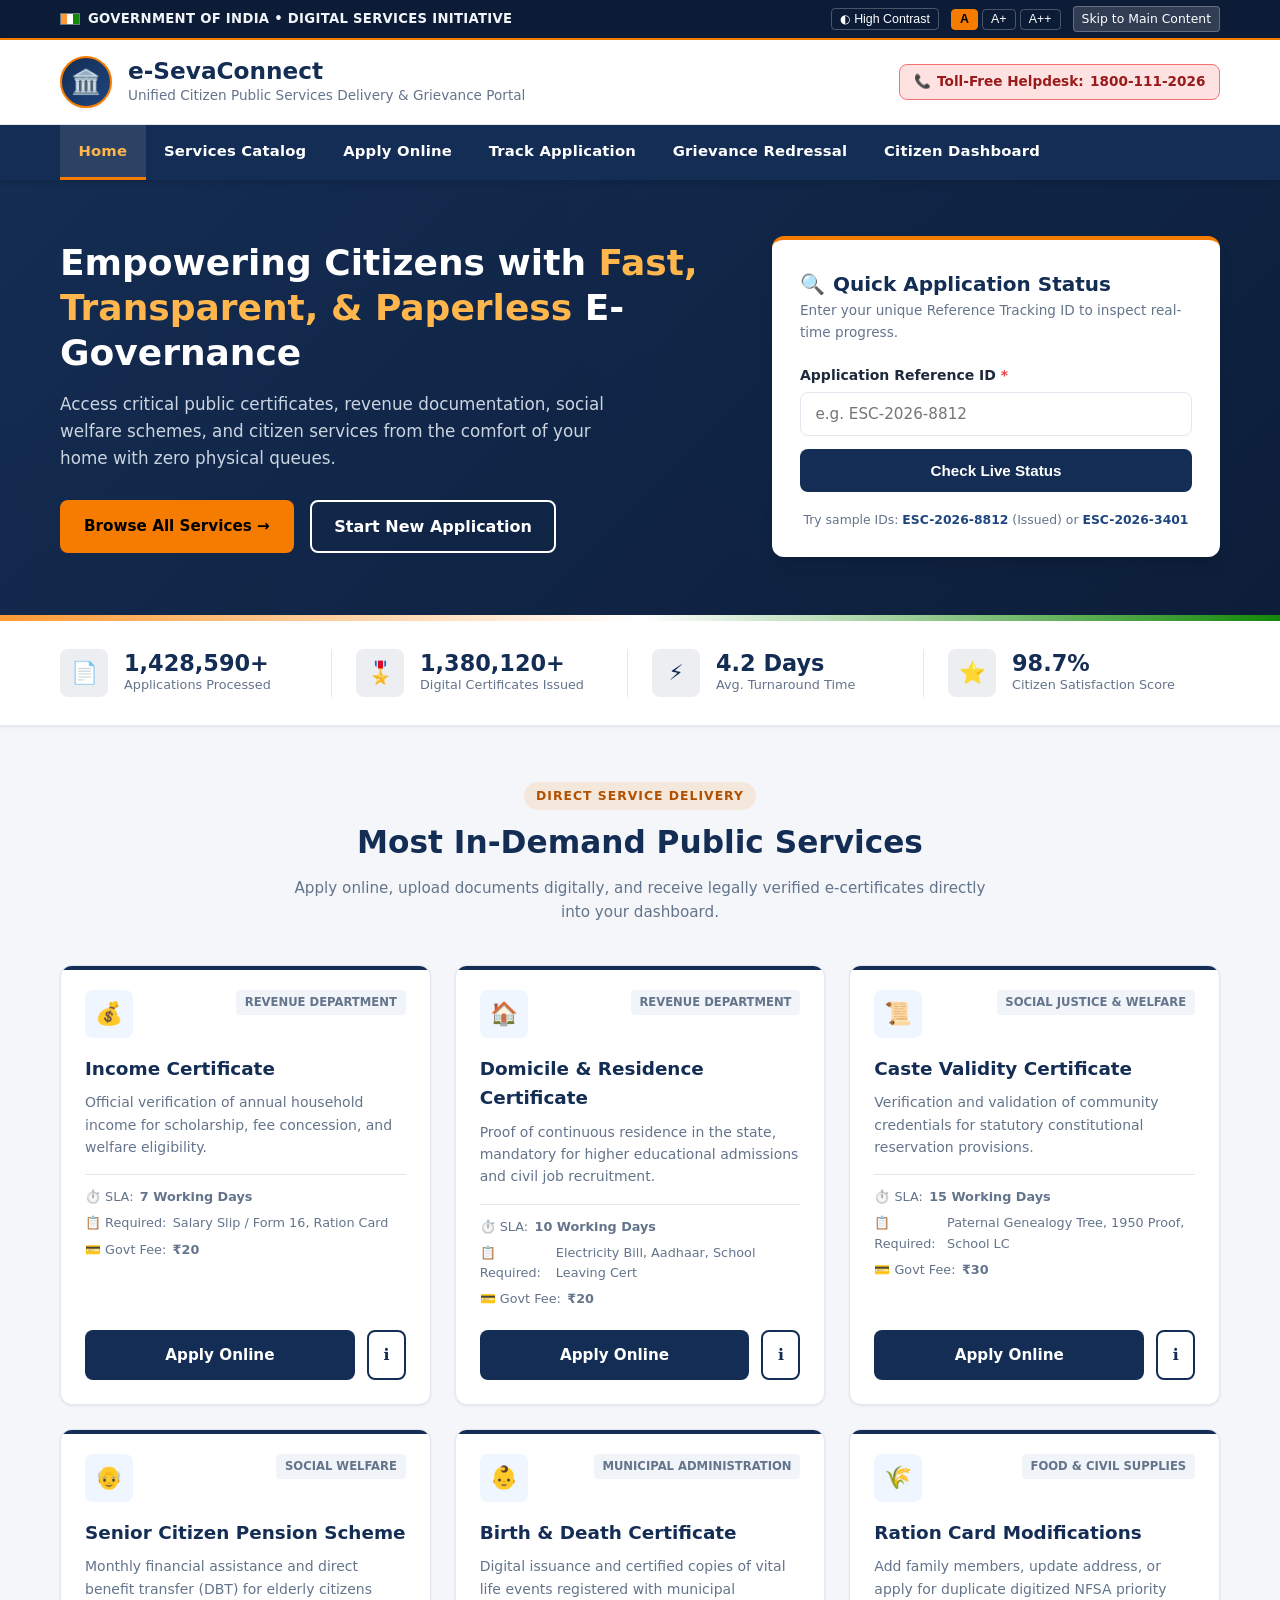
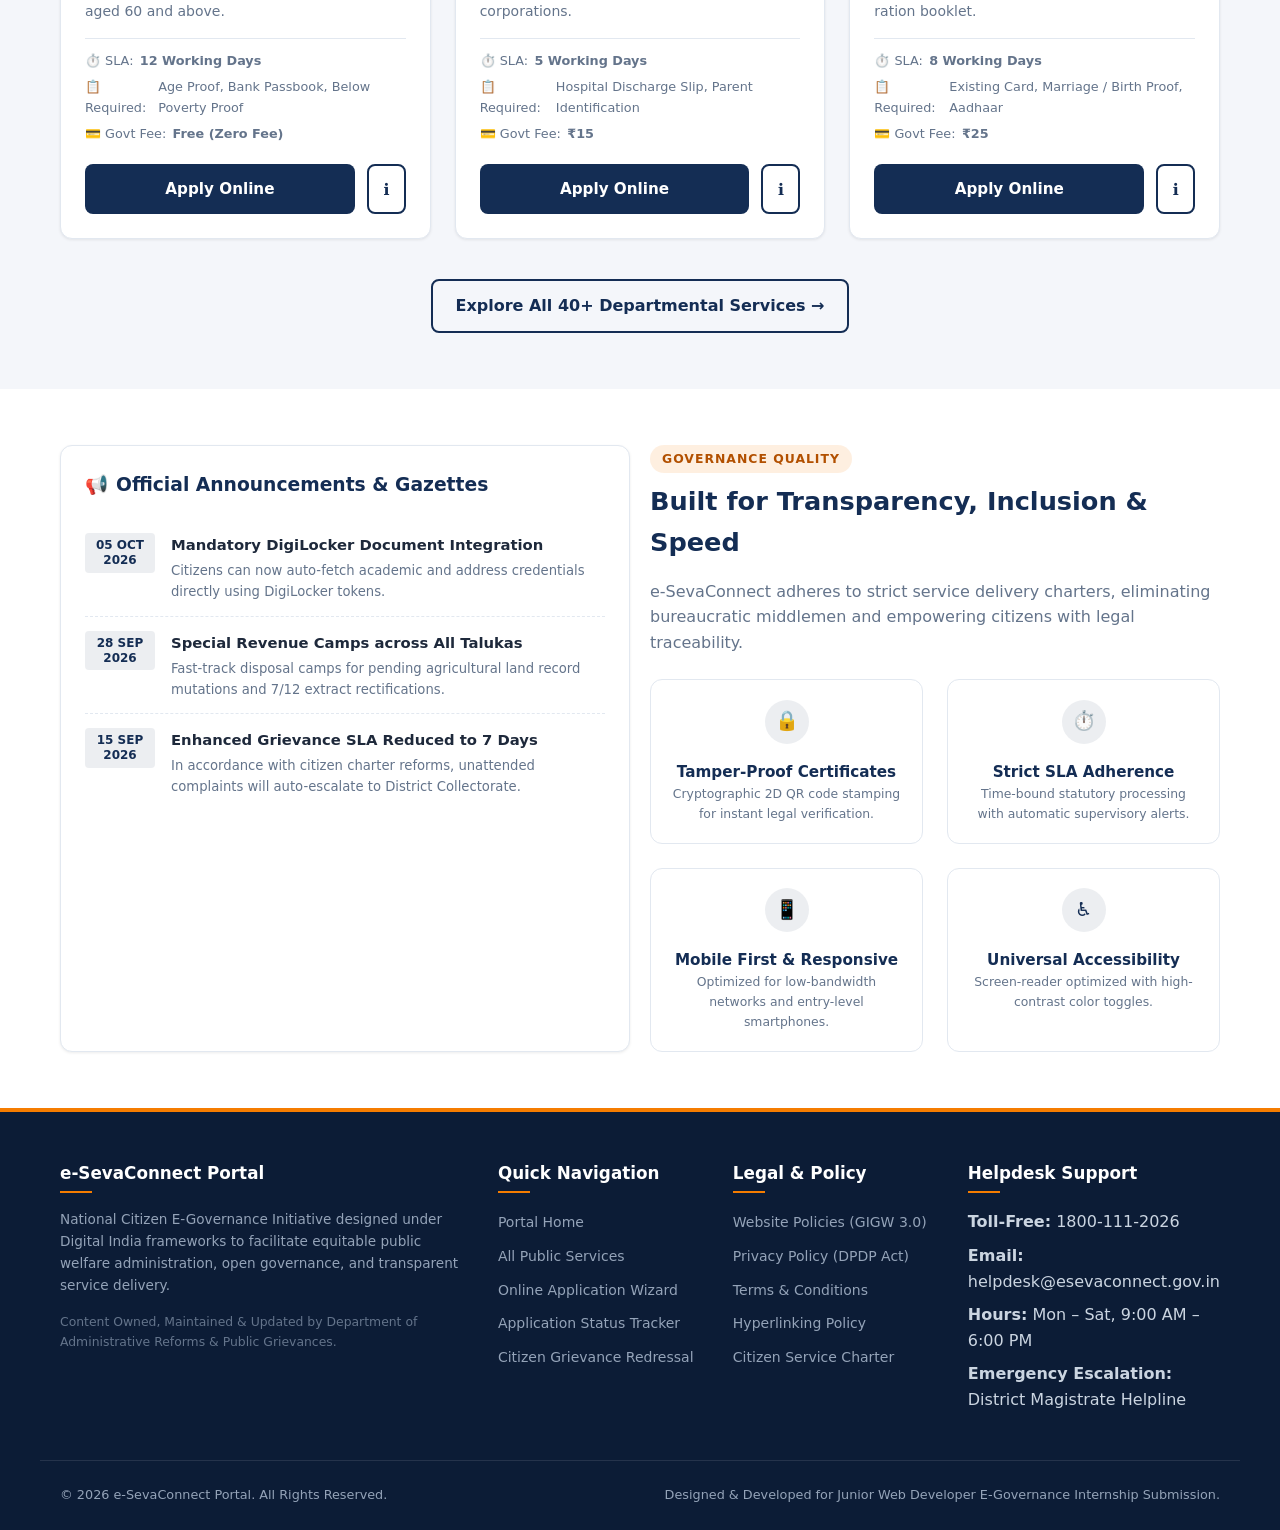
<file: index.html>
<!DOCTYPE html>
<html lang="en">
<head>
  <meta charset="UTF-8">
  <meta name="viewport" content="width=device-width, initial-scale=1.0">
  <title>e-SevaConnect | National Citizen E-Governance & Digital Services Portal</title>
  <meta name="description" content="Unified national e-governance platform for online citizen certificates, welfare scheme applications, transparent real-time status tracking, and public grievance redressal.">
  <link rel="stylesheet" href="css/style.css">
  <link rel="stylesheet" href="css/design-system-v2.css">
</head>
<body>

  <!-- =========================================================================
       1. ACCESSIBILITY & UTILITY TOP BAR (GIGW 3.0 / WCAG 2.1 AA)
       ========================================================================= -->
  <header class="top-util-bar" role="region" aria-label="Accessibility & Preferences">
    <div class="container top-util-inner">
      <div class="util-flag-badge">
        <span class="util-tricolor-strip" aria-hidden="true">
          <span class="tricolor-1"></span>
          <span class="tricolor-2"></span>
          <span class="tricolor-3"></span>
        </span>
        <span>GOVERNMENT OF INDIA &bull; DIGITAL SERVICES INITIATIVE</span>
      </div>
      <div class="util-controls">
        <button id="btn-toggle-contrast" class="util-btn" title="Toggle High Contrast Display" aria-label="Toggle High Contrast">
          <span>◐</span> High Contrast
        </button>
        <div class="font-resizers" role="group" aria-label="Text Size Controls">
          <button id="btn-font-normal" class="util-btn" title="Default Font Size" aria-label="Default font size">A</button>
          <button id="btn-font-large" class="util-btn" title="Large Font Size" aria-label="Large font size">A+</button>
          <button id="btn-font-xlarge" class="util-btn" title="Extra Large Font Size" aria-label="Extra large font size">A++</button>
        </div>
        <a href="#main-content" class="util-btn" style="background: rgba(255,255,255,0.15);">Skip to Main Content</a>
      </div>
    </div>
  </header>

  <!-- =========================================================================
       2. PRIMARY BRANDING & IDENTIFIER
       ========================================================================= -->
  <div class="site-header">
    <div class="container header-brand-row">
      <div class="brand-wrapper">
        <div class="national-emblem" aria-hidden="true">🏛️</div>
        <div class="brand-titles">
          <h1>e-SevaConnect</h1>
          <p class="tagline">Unified Citizen Public Services Delivery &amp; Grievance Portal</p>
        </div>
      </div>
      <div class="brand-actions">
        <div class="btn-emergency" title="Toll-Free Citizen Support">
          <span>📞</span> Toll-Free Helpdesk: <strong>1800-111-2026</strong>
        </div>
      </div>
    </div>
  </div>

  <!-- =========================================================================
       3. NAVIGATION BAR
       ========================================================================= -->
  <nav class="main-nav-bar" role="navigation" aria-label="Primary Site Navigation">
    <div class="container nav-container">
      <button id="mobile-nav-toggle" class="mobile-nav-toggle" aria-label="Toggle navigation menu" aria-expanded="false">
        ☰
      </button>
      <ul id="nav-links" class="nav-links">
        <li class="nav-item"><a href="index.html" class="active">Home</a></li>
        <li class="nav-item"><a href="services.html">Services Catalog</a></li>
        <li class="nav-item"><a href="apply.html">Apply Online</a></li>
        <li class="nav-item"><a href="track.html">Track Application</a></li>
        <li class="nav-item"><a href="grievance.html">Grievance Redressal</a></li>
        <li class="nav-item"><a href="dashboard.html">Citizen Dashboard</a></li>
      </ul>
    </div>
  </nav>

  <!-- =========================================================================
       4. HERO BANNER & QUICK TRACK WIDGET
       ========================================================================= -->
  <main id="main-content">
    <section class="hero-section">
      <div class="container hero-grid">
        <div class="hero-content">
          <h2>Empowering Citizens with <span>Fast, Transparent, &amp; Paperless</span> E-Governance</h2>
          <p class="hero-subtitle">
            Access critical public certificates, revenue documentation, social welfare schemes, and citizen services from the comfort of your home with zero physical queues.
          </p>
          <div class="hero-cta-group">
            <a href="services.html" class="btn-saffron">Browse All Services →</a>
            <a href="apply.html" class="btn-outline-white">Start New Application</a>
          </div>
        </div>

        <!-- Quick Track Status Card -->
        <div class="hero-track-card">
          <div class="track-card-header">
            <h3><span>🔍</span> Quick Application Status</h3>
            <p>Enter your unique Reference Tracking ID to inspect real-time progress.</p>
          </div>
          <form id="quick-track-form" class="quick-track-form" action="track.html" method="GET">
            <div class="form-group">
              <label for="quick-track-id" class="form-label">Application Reference ID <span class="required">*</span></label>
              <input type="text" id="quick-track-id" class="form-input" placeholder="e.g. ESC-2026-8812" required autocomplete="off">
            </div>
            <button type="submit" class="btn-primary" style="width: 100%;">
              Check Live Status
            </button>
            <div style="font-size: 0.775rem; color: var(--text-muted); text-align: center; margin-top: 0.25rem;">
              Try sample IDs: <a href="track.html?id=ESC-2026-8812"><strong>ESC-2026-8812</strong></a> (Issued) or <a href="track.html?id=ESC-2026-3401"><strong>ESC-2026-3401</strong></a>
            </div>
          </form>
        </div>
      </div>
    </section>

    <!-- =========================================================================
         5. LIVE METRICS & STATISTICS RIBBON
         ========================================================================= -->
    <section class="stats-ribbon" aria-label="Portal Performance Metrics">
      <div class="container stats-grid">
        <div class="stat-item">
          <div class="stat-icon" aria-hidden="true">📄</div>
          <div class="stat-info">
            <h4>1,428,590+</h4>
            <p>Applications Processed</p>
          </div>
        </div>
        <div class="stat-item">
          <div class="stat-icon" aria-hidden="true">🎖️</div>
          <div class="stat-info">
            <h4>1,380,120+</h4>
            <p>Digital Certificates Issued</p>
          </div>
        </div>
        <div class="stat-item">
          <div class="stat-icon" aria-hidden="true">⚡</div>
          <div class="stat-info">
            <h4>4.2 Days</h4>
            <p>Avg. Turnaround Time</p>
          </div>
        </div>
        <div class="stat-item">
          <div class="stat-icon" aria-hidden="true">⭐</div>
          <div class="stat-info">
            <h4>98.7%</h4>
            <p>Citizen Satisfaction Score</p>
          </div>
        </div>
      </div>
    </section>

    <!-- =========================================================================
         6. POPULAR CITIZEN SERVICES
         ========================================================================= -->
    <section class="section-py">
      <div class="container">
        <div class="section-header">
          <span class="section-tag">Direct Service Delivery</span>
          <h2>Most In-Demand Public Services</h2>
          <p>Apply online, upload documents digitally, and receive legally verified e-certificates directly into your dashboard.</p>
        </div>

        <div class="services-grid">
          <!-- Card 1: Income Certificate -->
          <article class="service-card">
            <div>
              <div class="service-card-top">
                <div class="service-icon-box" aria-hidden="true">💰</div>
                <span class="service-dept-badge">Revenue Department</span>
              </div>
              <h3>Income Certificate</h3>
              <p class="service-desc">Official verification of annual household income for scholarship, fee concession, and welfare eligibility.</p>
              <div class="service-meta-list">
                <div class="service-meta-item"><span>⏱️ SLA:</span> <strong>7 Working Days</strong></div>
                <div class="service-meta-item"><span>📋 Required:</span> Salary Slip / Form 16, Ration Card</div>
                <div class="service-meta-item"><span>💳 Govt Fee:</span> <strong>₹20</strong></div>
              </div>
            </div>
            <div class="service-actions">
              <a href="apply.html?service=income-cert" class="btn-primary" style="flex: 1;">Apply Online</a>
              <a href="services.html" class="btn-outline" style="padding: 0.6rem 0.9rem;" title="View Details">ℹ️</a>
            </div>
          </article>

          <!-- Card 2: Domicile Certificate -->
          <article class="service-card">
            <div>
              <div class="service-card-top">
                <div class="service-icon-box" aria-hidden="true">🏠</div>
                <span class="service-dept-badge">Revenue Department</span>
              </div>
              <h3>Domicile &amp; Residence Certificate</h3>
              <p class="service-desc">Proof of continuous residence in the state, mandatory for higher educational admissions and civil job recruitment.</p>
              <div class="service-meta-list">
                <div class="service-meta-item"><span>⏱️ SLA:</span> <strong>10 Working Days</strong></div>
                <div class="service-meta-item"><span>📋 Required:</span> Electricity Bill, Aadhaar, School Leaving Cert</div>
                <div class="service-meta-item"><span>💳 Govt Fee:</span> <strong>₹20</strong></div>
              </div>
            </div>
            <div class="service-actions">
              <a href="apply.html?service=domicile-cert" class="btn-primary" style="flex: 1;">Apply Online</a>
              <a href="services.html" class="btn-outline" style="padding: 0.6rem 0.9rem;" title="View Details">ℹ️</a>
            </div>
          </article>

          <!-- Card 3: Caste Validity -->
          <article class="service-card">
            <div>
              <div class="service-card-top">
                <div class="service-icon-box" aria-hidden="true">📜</div>
                <span class="service-dept-badge">Social Justice &amp; Welfare</span>
              </div>
              <h3>Caste Validity Certificate</h3>
              <p class="service-desc">Verification and validation of community credentials for statutory constitutional reservation provisions.</p>
              <div class="service-meta-list">
                <div class="service-meta-item"><span>⏱️ SLA:</span> <strong>15 Working Days</strong></div>
                <div class="service-meta-item"><span>📋 Required:</span> Paternal Genealogy Tree, 1950 Proof, School LC</div>
                <div class="service-meta-item"><span>💳 Govt Fee:</span> <strong>₹30</strong></div>
              </div>
            </div>
            <div class="service-actions">
              <a href="apply.html?service=caste-validity" class="btn-primary" style="flex: 1;">Apply Online</a>
              <a href="services.html" class="btn-outline" style="padding: 0.6rem 0.9rem;" title="View Details">ℹ️</a>
            </div>
          </article>

          <!-- Card 4: Senior Citizen Pension -->
          <article class="service-card">
            <div>
              <div class="service-card-top">
                <div class="service-icon-box" aria-hidden="true">👴</div>
                <span class="service-dept-badge">Social Welfare</span>
              </div>
              <h3>Senior Citizen Pension Scheme</h3>
              <p class="service-desc">Monthly financial assistance and direct benefit transfer (DBT) for elderly citizens aged 60 and above.</p>
              <div class="service-meta-list">
                <div class="service-meta-item"><span>⏱️ SLA:</span> <strong>12 Working Days</strong></div>
                <div class="service-meta-item"><span>📋 Required:</span> Age Proof, Bank Passbook, Below Poverty Proof</div>
                <div class="service-meta-item"><span>💳 Govt Fee:</span> <strong>Free (Zero Fee)</strong></div>
              </div>
            </div>
            <div class="service-actions">
              <a href="apply.html?service=senior-pension" class="btn-primary" style="flex: 1;">Apply Online</a>
              <a href="services.html" class="btn-outline" style="padding: 0.6rem 0.9rem;" title="View Details">ℹ️</a>
            </div>
          </article>

          <!-- Card 5: Birth Certificate Registration -->
          <article class="service-card">
            <div>
              <div class="service-card-top">
                <div class="service-icon-box" aria-hidden="true">👶</div>
                <span class="service-dept-badge">Municipal Administration</span>
              </div>
              <h3>Birth &amp; Death Certificate</h3>
              <p class="service-desc">Digital issuance and certified copies of vital life events registered with municipal corporations.</p>
              <div class="service-meta-list">
                <div class="service-meta-item"><span>⏱️ SLA:</span> <strong>5 Working Days</strong></div>
                <div class="service-meta-item"><span>📋 Required:</span> Hospital Discharge Slip, Parent Identification</div>
                <div class="service-meta-item"><span>💳 Govt Fee:</span> <strong>₹15</strong></div>
              </div>
            </div>
            <div class="service-actions">
              <a href="apply.html?service=birth-cert" class="btn-primary" style="flex: 1;">Apply Online</a>
              <a href="services.html" class="btn-outline" style="padding: 0.6rem 0.9rem;" title="View Details">ℹ️</a>
            </div>
          </article>

          <!-- Card 6: Ration Card Amendment -->
          <article class="service-card">
            <div>
              <div class="service-card-top">
                <div class="service-icon-box" aria-hidden="true">🌾</div>
                <span class="service-dept-badge">Food &amp; Civil Supplies</span>
              </div>
              <h3>Ration Card Modifications</h3>
              <p class="service-desc">Add family members, update address, or apply for duplicate digitized NFSA priority ration booklet.</p>
              <div class="service-meta-list">
                <div class="service-meta-item"><span>⏱️ SLA:</span> <strong>8 Working Days</strong></div>
                <div class="service-meta-item"><span>📋 Required:</span> Existing Card, Marriage / Birth Proof, Aadhaar</div>
                <div class="service-meta-item"><span>💳 Govt Fee:</span> <strong>₹25</strong></div>
              </div>
            </div>
            <div class="service-actions">
              <a href="apply.html?service=ration-card" class="btn-primary" style="flex: 1;">Apply Online</a>
              <a href="services.html" class="btn-outline" style="padding: 0.6rem 0.9rem;" title="View Details">ℹ️</a>
            </div>
          </article>
        </div>

        <div style="text-align: center; margin-top: 2.5rem;">
          <a href="services.html" class="btn-outline" style="font-weight: 700;">Explore All 40+ Departmental Services →</a>
        </div>
      </div>
    </section>

    <!-- =========================================================================
         7. NOTICES & FOUR PILLARS OF E-GOVERNANCE
         ========================================================================= -->
    <section class="section-py" style="background-color: var(--bg-surface);">
      <div class="container">
        <div class="form-grid-2">
          <!-- Announcements Box -->
          <div class="notices-panel">
            <h3 style="color: var(--gov-primary); margin-bottom: 1.25rem; display: flex; align-items: center; gap: 0.5rem;">
              <span>📢</span> Official Announcements &amp; Gazettes
            </h3>
            
            <div class="notice-item">
              <div class="notice-date-badge">05 OCT<br>2026</div>
              <div class="notice-text">
                <h4>Mandatory DigiLocker Document Integration</h4>
                <p>Citizens can now auto-fetch academic and address credentials directly using DigiLocker tokens.</p>
              </div>
            </div>

            <div class="notice-item">
              <div class="notice-date-badge">28 SEP<br>2026</div>
              <div class="notice-text">
                <h4>Special Revenue Camps across All Talukas</h4>
                <p>Fast-track disposal camps for pending agricultural land record mutations and 7/12 extract rectifications.</p>
              </div>
            </div>

            <div class="notice-item">
              <div class="notice-date-badge">15 SEP<br>2026</div>
              <div class="notice-text">
                <h4>Enhanced Grievance SLA Reduced to 7 Days</h4>
                <p>In accordance with citizen charter reforms, unattended complaints will auto-escalate to District Collectorate.</p>
              </div>
            </div>
          </div>

          <!-- Why e-SevaConnect Pillars -->
          <div>
            <span class="section-tag">Governance Quality</span>
            <h3 style="color: var(--gov-primary); font-size: 1.6rem; margin-bottom: 1rem;">
              Built for Transparency, Inclusion &amp; Speed
            </h3>
            <p style="color: var(--text-muted); margin-bottom: 1.5rem;">
              e-SevaConnect adheres to strict service delivery charters, eliminating bureaucratic middlemen and empowering citizens with legal traceability.
            </p>

            <div class="pillars-grid" style="grid-template-columns: 1fr 1fr;">
              <div class="pillar-card" style="padding: 1.2rem;">
                <div class="pillar-icon" style="width: 44px; height: 44px; font-size: 1.2rem;">🔒</div>
                <h4 style="font-size: 0.95rem; color: var(--gov-primary);">Tamper-Proof Certificates</h4>
                <p style="font-size: 0.775rem;">Cryptographic 2D QR code stamping for instant legal verification.</p>
              </div>

              <div class="pillar-card" style="padding: 1.2rem;">
                <div class="pillar-icon" style="width: 44px; height: 44px; font-size: 1.2rem;">⏱️</div>
                <h4 style="font-size: 0.95rem; color: var(--gov-primary);">Strict SLA Adherence</h4>
                <p style="font-size: 0.775rem;">Time-bound statutory processing with automatic supervisory alerts.</p>
              </div>

              <div class="pillar-card" style="padding: 1.2rem;">
                <div class="pillar-icon" style="width: 44px; height: 44px; font-size: 1.2rem;">📱</div>
                <h4 style="font-size: 0.95rem; color: var(--gov-primary);">Mobile First &amp; Responsive</h4>
                <p style="font-size: 0.775rem;">Optimized for low-bandwidth networks and entry-level smartphones.</p>
              </div>

              <div class="pillar-card" style="padding: 1.2rem;">
                <div class="pillar-icon" style="width: 44px; height: 44px; font-size: 1.2rem;">♿</div>
                <h4 style="font-size: 0.95rem; color: var(--gov-primary);">Universal Accessibility</h4>
                <p style="font-size: 0.775rem;">Screen-reader optimized with high-contrast color toggles.</p>
              </div>
            </div>
          </div>
        </div>
      </div>
    </section>
  </main>

  <!-- =========================================================================
       8. OFFICIAL FOOTER (GIGW 3.0 STANDARDS)
       ========================================================================= -->
  <footer class="site-footer" role="contentinfo">
    <div class="container footer-grid">
      <div class="footer-col">
        <h4>e-SevaConnect Portal</h4>
        <p style="font-size: 0.85rem; line-height: 1.6; color: #94a3b8; margin-bottom: 1rem;">
          National Citizen E-Governance Initiative designed under Digital India frameworks to facilitate equitable public welfare administration, open governance, and transparent service delivery.
        </p>
        <p style="font-size: 0.775rem; color: #64748b;">
          Content Owned, Maintained &amp; Updated by Department of Administrative Reforms &amp; Public Grievances.
        </p>
      </div>

      <div class="footer-col">
        <h4>Quick Navigation</h4>
        <ul>
          <li><a href="index.html">Portal Home</a></li>
          <li><a href="services.html">All Public Services</a></li>
          <li><a href="apply.html">Online Application Wizard</a></li>
          <li><a href="track.html">Application Status Tracker</a></li>
          <li><a href="grievance.html">Citizen Grievance Redressal</a></li>
        </ul>
      </div>

      <div class="footer-col">
        <h4>Legal &amp; Policy</h4>
        <ul>
          <li><a href="#">Website Policies (GIGW 3.0)</a></li>
          <li><a href="#">Privacy Policy (DPDP Act)</a></li>
          <li><a href="#">Terms &amp; Conditions</a></li>
          <li><a href="#">Hyperlinking Policy</a></li>
          <li><a href="#">Citizen Service Charter</a></li>
        </ul>
      </div>

      <div class="footer-col">
        <h4>Helpdesk Support</h4>
        <ul>
          <li><strong>Toll-Free:</strong> 1800-111-2026</li>
          <li><strong>Email:</strong> helpdesk@esevaconnect.gov.in</li>
          <li><strong>Hours:</strong> Mon – Sat, 9:00 AM – 6:00 PM</li>
          <li><strong>Emergency Escalation:</strong> District Magistrate Helpline</li>
        </ul>
      </div>
    </div>

    <div class="container footer-bottom">
      <div>&copy; 2026 e-SevaConnect Portal. All Rights Reserved.</div>
      <div>Designed &amp; Developed for Junior Web Developer E-Governance Internship Submission.</div>
    </div>
  </footer>

  <!-- Toast Notification Mount -->
  <div id="toast-container" class="toast-container" aria-live="polite"></div>

  <script src="js/app.js"></script>
</body>
</html>
</file>
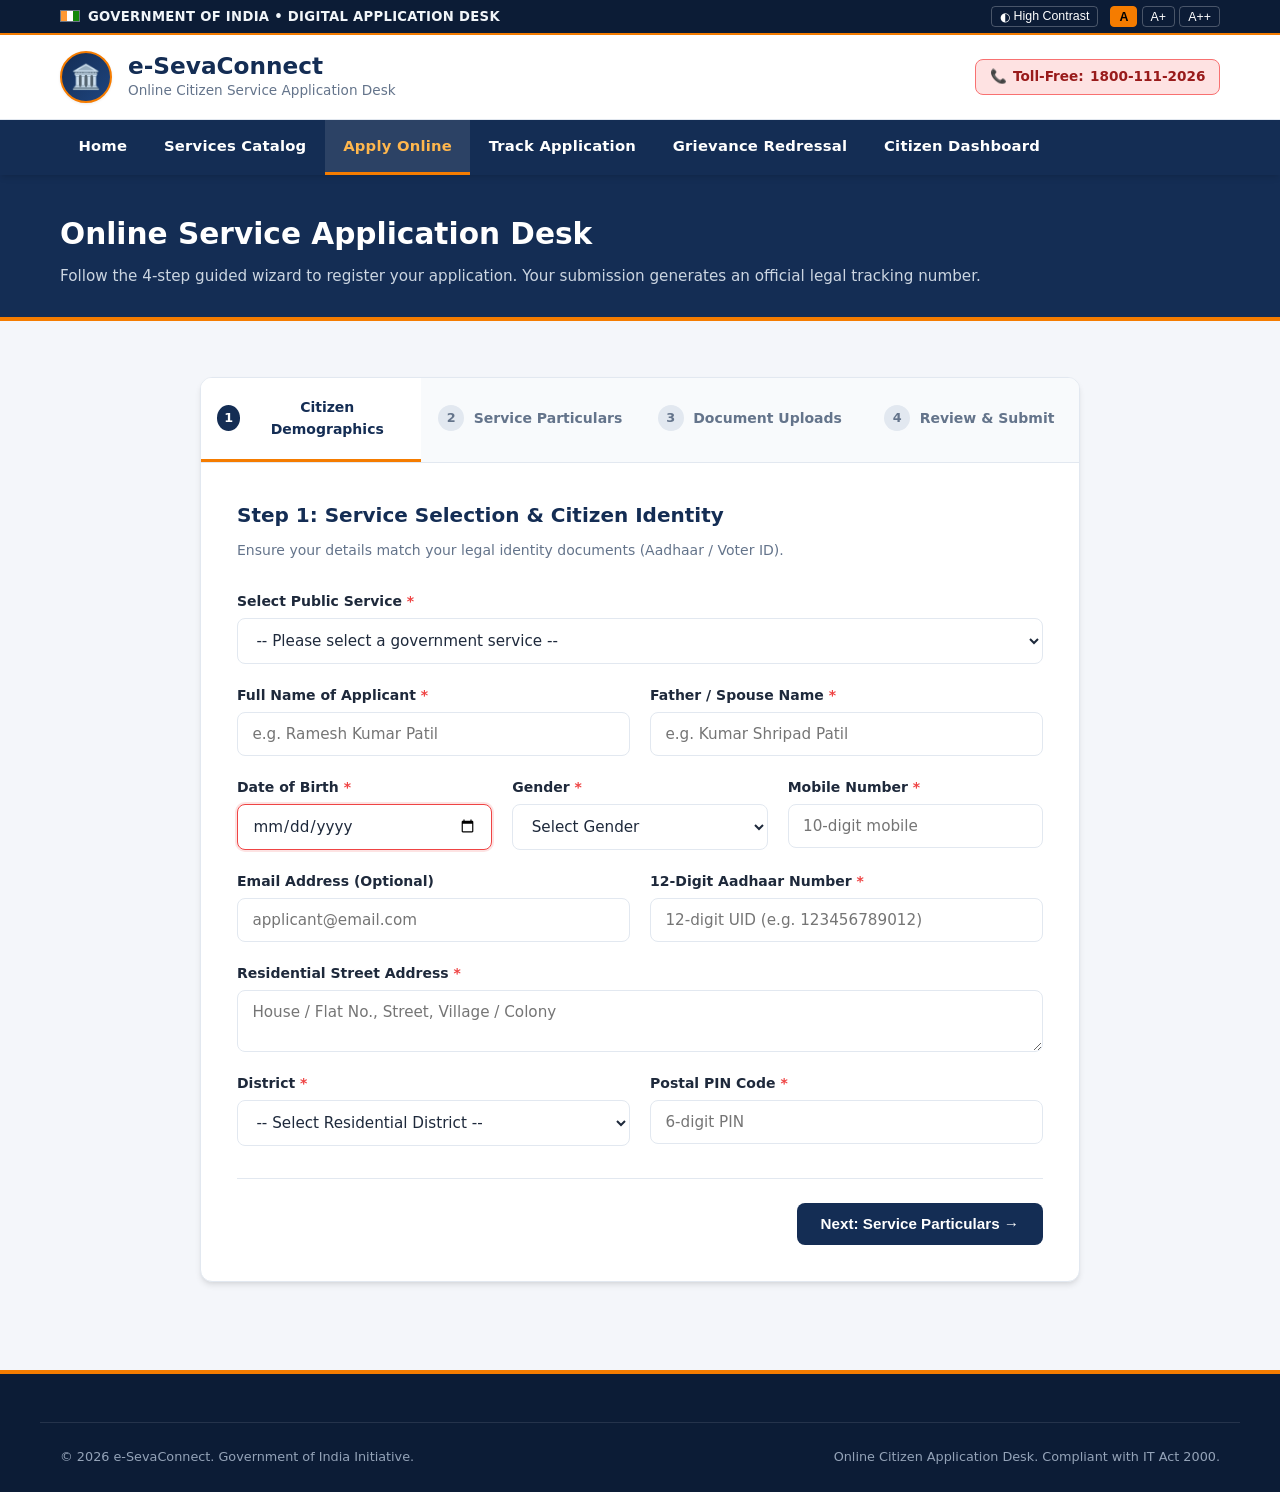
<file: apply.html>
<!DOCTYPE html>
<html lang="en">
<head>
  <meta charset="UTF-8">
  <meta name="viewport" content="width=device-width, initial-scale=1.0">
  <title>Apply Online | e-SevaConnect E-Governance Portal</title>
  <meta name="description" content="Submit online applications for government certificates and welfare schemes through our guided multi-step wizard.">
  <link rel="stylesheet" href="css/style.css">
  <link rel="stylesheet" href="css/design-system-v2.css">
</head>
<body>

  <!-- Top Accessibility Bar -->
  <header class="top-util-bar" role="region" aria-label="Accessibility & Preferences">
    <div class="container top-util-inner">
      <div class="util-flag-badge">
        <span class="util-tricolor-strip" aria-hidden="true">
          <span class="tricolor-1"></span>
          <span class="tricolor-2"></span>
          <span class="tricolor-3"></span>
        </span>
        <span>GOVERNMENT OF INDIA &bull; DIGITAL APPLICATION DESK</span>
      </div>
      <div class="util-controls">
        <button id="btn-toggle-contrast" class="util-btn" title="Toggle High Contrast Display" aria-label="Toggle High Contrast">
          <span>◐</span> High Contrast
        </button>
        <div class="font-resizers" role="group" aria-label="Text Size Controls">
          <button id="btn-font-normal" class="util-btn" title="Default Font Size">A</button>
          <button id="btn-font-large" class="util-btn" title="Large Font Size">A+</button>
          <button id="btn-font-xlarge" class="util-btn" title="Extra Large Font Size">A++</button>
        </div>
      </div>
    </div>
  </header>

  <!-- Branding -->
  <div class="site-header">
    <div class="container header-brand-row">
      <div class="brand-wrapper">
        <div class="national-emblem" aria-hidden="true">🏛️</div>
        <div class="brand-titles">
          <h1>e-SevaConnect</h1>
          <p class="tagline">Online Citizen Service Application Desk</p>
        </div>
      </div>
      <div class="brand-actions">
        <div class="btn-emergency">
          <span>📞</span> Toll-Free: <strong>1800-111-2026</strong>
        </div>
      </div>
    </div>
  </div>

  <!-- Navigation -->
  <nav class="main-nav-bar" role="navigation" aria-label="Primary Navigation">
    <div class="container nav-container">
      <button id="mobile-nav-toggle" class="mobile-nav-toggle" aria-label="Toggle navigation">☰</button>
      <ul id="nav-links" class="nav-links">
        <li class="nav-item"><a href="index.html">Home</a></li>
        <li class="nav-item"><a href="services.html">Services Catalog</a></li>
        <li class="nav-item"><a href="apply.html" class="active">Apply Online</a></li>
        <li class="nav-item"><a href="track.html">Track Application</a></li>
        <li class="nav-item"><a href="grievance.html">Grievance Redressal</a></li>
        <li class="nav-item"><a href="dashboard.html">Citizen Dashboard</a></li>
      </ul>
    </div>
  </nav>

  <!-- Page Header -->
  <div style="background-color: var(--gov-primary); color: #fff; padding: 2.25rem 0 1.75rem; border-bottom: 4px solid var(--gov-saffron);">
    <div class="container">
      <h2 style="font-size: 1.85rem; margin-bottom: 0.35rem;">Online Service Application Desk</h2>
      <p style="color: #cbd5e1; font-size: 0.95rem;">
        Follow the 4-step guided wizard to register your application. Your submission generates an official legal tracking number.
      </p>
    </div>
  </div>

  <main class="section-py" id="main-content">
    <div class="container" style="max-width: 920px;">

      <!-- Multi-step Application Wizard Card -->
      <div class="wizard-card">
        <!-- Progress Steps Header -->
        <div class="wizard-progress-bar" role="tablist">
          <div class="wizard-step-tab active" id="tab-step-1">
            <span class="step-num">1</span>
            <span>Citizen Demographics</span>
          </div>
          <div class="wizard-step-tab" id="tab-step-2">
            <span class="step-num">2</span>
            <span>Service Particulars</span>
          </div>
          <div class="wizard-step-tab" id="tab-step-3">
            <span class="step-num">3</span>
            <span>Document Uploads</span>
          </div>
          <div class="wizard-step-tab" id="tab-step-4">
            <span class="step-num">4</span>
            <span>Review &amp; Submit</span>
          </div>
        </div>

        <form id="service-apply-form" novalidate>
          
          <!-- STEP 1: CITIZEN DEMOGRAPHICS -->
          <div class="wizard-step-content active" id="step-1">
            <h3 style="color: var(--gov-primary); margin-bottom: 0.5rem; font-size: 1.25rem;">
              Step 1: Service Selection &amp; Citizen Identity
            </h3>
            <p style="color: var(--text-muted); font-size: 0.875rem; margin-bottom: 1.75rem;">
              Ensure your details match your legal identity documents (Aadhaar / Voter ID).
            </p>

            <div class="form-group" style="margin-bottom: 1.25rem;">
              <label for="apply-service-select" class="form-label">
                Select Public Service <span class="required">*</span>
              </label>
              <select id="apply-service-select" class="form-select" required>
                <option value="">-- Please select a government service --</option>
                <option value="income-cert" data-dept="Revenue &amp; Land Records">Income Certificate (Revenue)</option>
                <option value="domicile-cert" data-dept="Revenue &amp; Land Records">Domicile &amp; Residence Certificate (Revenue)</option>
                <option value="caste-validity" data-dept="Social Welfare &amp; Justice">Caste Validity Certificate (Social Welfare)</option>
                <option value="senior-pension" data-dept="Social Welfare">Senior Citizen Pension Scheme (Welfare)</option>
                <option value="birth-cert" data-dept="Municipal Administration">Birth Certificate Registration (Municipal)</option>
                <option value="death-cert" data-dept="Municipal Administration">Death Certificate Issuance (Municipal)</option>
                <option value="ration-card" data-dept="Food &amp; Civil Supplies">Ration Card Modification (Civil Supplies)</option>
                <option value="farmer-subsidy" data-dept="Agriculture &amp; Farmer Welfare">Farmer Solar Pump &amp; Equipment Subsidy</option>
              </select>
            </div>

            <div class="form-grid-2">
              <div class="form-group">
                <label for="app-fullname" class="form-label">Full Name of Applicant <span class="required">*</span></label>
                <input type="text" id="app-fullname" class="form-input" placeholder="e.g. Ramesh Kumar Patil" required>
              </div>
              <div class="form-group">
                <label for="app-fathername" class="form-label">Father / Spouse Name <span class="required">*</span></label>
                <input type="text" id="app-fathername" class="form-input" placeholder="e.g. Kumar Shripad Patil" required>
              </div>
            </div>

            <div class="form-grid-3" style="margin-top: 1.25rem;">
              <div class="form-group">
                <label for="app-dob" class="form-label">Date of Birth <span class="required">*</span></label>
                <input type="date" id="app-dob" class="form-input" required>
              </div>
              <div class="form-group">
                <label for="app-gender" class="form-label">Gender <span class="required">*</span></label>
                <select id="app-gender" class="form-select" required>
                  <option value="">Select Gender</option>
                  <option value="Male">Male</option>
                  <option value="Female">Female</option>
                  <option value="Transgender">Transgender</option>
                </select>
              </div>
              <div class="form-group">
                <label for="app-mobile" class="form-label">Mobile Number <span class="required">*</span></label>
                <input type="tel" id="app-mobile" class="form-input" placeholder="10-digit mobile" maxlength="10" required>
              </div>
            </div>

            <div class="form-grid-2" style="margin-top: 1.25rem;">
              <div class="form-group">
                <label for="app-email" class="form-label">Email Address (Optional)</label>
                <input type="email" id="app-email" class="form-input" placeholder="applicant@email.com">
              </div>
              <div class="form-group">
                <label for="app-aadhaar" class="form-label">12-Digit Aadhaar Number <span class="required">*</span></label>
                <input type="text" id="app-aadhaar" class="form-input" placeholder="12-digit UID (e.g. 123456789012)" maxlength="12" required>
              </div>
            </div>

            <div class="form-group" style="margin-top: 1.25rem;">
              <label for="app-address" class="form-label">Residential Street Address <span class="required">*</span></label>
              <textarea id="app-address" class="form-textarea" rows="2" placeholder="House / Flat No., Street, Village / Colony" required></textarea>
            </div>

            <div class="form-grid-2" style="margin-top: 1.25rem;">
              <div class="form-group">
                <label for="app-district" class="form-label">District <span class="required">*</span></label>
                <select id="app-district" class="form-select" required>
                  <option value="">-- Select Residential District --</option>
                  <option value="Pune">Pune</option>
                  <option value="Mumbai Suburban">Mumbai Suburban</option>
                  <option value="Nagpur">Nagpur</option>
                  <option value="Nashik">Nashik</option>
                  <option value="Aurangabad / Chhatrapati Sambhajinagar">Aurangabad</option>
                  <option value="Kolhapur">Kolhapur</option>
                  <option value="Solapur">Solapur</option>
                  <option value="Thane">Thane</option>
                </select>
              </div>
              <div class="form-group">
                <label for="app-pincode" class="form-label">Postal PIN Code <span class="required">*</span></label>
                <input type="text" id="app-pincode" class="form-input" placeholder="6-digit PIN" maxlength="6" required>
              </div>
            </div>

            <div class="wizard-actions">
              <div></div>
              <button type="button" class="btn-primary btn-wizard-next">
                Next: Service Particulars →
              </button>
            </div>
          </div>

          <!-- STEP 2: SERVICE-SPECIFIC PARTICULARS -->
          <div class="wizard-step-content" id="step-2">
            <h3 style="color: var(--gov-primary); margin-bottom: 0.5rem; font-size: 1.25rem;">
              Step 2: Service-Specific Eligibility Particulars
            </h3>
            <p style="color: var(--text-muted); font-size: 0.875rem; margin-bottom: 1.75rem;">
              Provide information relevant to the selected service category.
            </p>

            <div class="form-grid-2">
              <div class="form-group">
                <label for="app-income" class="form-label">Annual Family Income (in INR)</label>
                <input type="number" id="app-income" class="form-input" placeholder="e.g. 85000">
              </div>
              <div class="form-group">
                <label for="app-occupation" class="form-label">Primary Occupation</label>
                <select id="app-occupation" class="form-select">
                  <option value="Agriculture">Agriculture / Farming</option>
                  <option value="Salaried">Salaried (Private / Govt)</option>
                  <option value="Self-Employed">Self-Employed / Business</option>
                  <option value="Daily Wage">Daily Wage Labor</option>
                  <option value="Student">Student</option>
                  <option value="Retired">Retired / Senior Citizen</option>
                </select>
              </div>
            </div>

            <div class="form-grid-2" style="margin-top: 1.25rem;">
              <div class="form-group">
                <label for="app-residence-years" class="form-label">Years of Residence in State</label>
                <input type="number" id="app-residence-years" class="form-input" placeholder="e.g. 18" min="1" max="100">
              </div>
              <div class="form-group">
                <label for="app-caste-cat" class="form-label">Social Category</label>
                <select id="app-caste-cat" class="form-select">
                  <option value="General">General / Open</option>
                  <option value="OBC">Other Backward Class (OBC)</option>
                  <option value="SC">Scheduled Caste (SC)</option>
                  <option value="ST">Scheduled Tribe (ST)</option>
                  <option value="EWS">Economically Weaker Section (EWS)</option>
                </select>
              </div>
            </div>

            <div class="form-group" style="margin-top: 1.25rem;">
              <label for="app-purpose" class="form-label">Purpose / Reason for Certificate <span class="required">*</span></label>
              <textarea id="app-purpose" class="form-textarea" rows="3" placeholder="e.g. Required for Higher Education Engineering Admission / State Scholarship / DBT Pension" required></textarea>
            </div>

            <div class="wizard-actions">
              <button type="button" class="btn-outline btn-wizard-prev">← Back</button>
              <button type="button" class="btn-primary btn-wizard-next">Next: Document Uploads →</button>
            </div>
          </div>

          <!-- STEP 3: DOCUMENT UPLOAD SIMULATION -->
          <div class="wizard-step-content" id="step-3">
            <h3 style="color: var(--gov-primary); margin-bottom: 0.5rem; font-size: 1.25rem;">
              Step 3: Document Uploads &amp; Verification
            </h3>
            <p style="color: var(--text-muted); font-size: 0.875rem; margin-bottom: 1.75rem;">
              Supported formats: PDF, JPG, PNG (Max 2MB per file). Self-attested copies are mandatory.
            </p>

            <div class="form-grid-2">
              <div class="form-group">
                <label class="form-label">1. Proof of Identity (Aadhaar / Voter ID / PAN) <span class="required">*</span></label>
                <div class="upload-dropzone">
                  <div class="upload-icon">📁</div>
                  <input type="file" id="app-doc-id" accept=".pdf,.jpg,.jpeg,.png">
                  <div style="font-size: 0.775rem; color: var(--text-muted); margin-top: 0.25rem;">
                    Identity Proof (Required)
                  </div>
                </div>
              </div>

              <div class="form-group">
                <label class="form-label">2. Proof of Address (Electricity Bill / Ration Card) <span class="required">*</span></label>
                <div class="upload-dropzone">
                  <div class="upload-icon">🏠</div>
                  <input type="file" id="app-doc-address" accept=".pdf,.jpg,.jpeg,.png">
                  <div style="font-size: 0.775rem; color: var(--text-muted); margin-top: 0.25rem;">
                    Address Proof (Required)
                  </div>
                </div>
              </div>
            </div>

            <div class="form-grid-2" style="margin-top: 1.25rem;">
              <div class="form-group">
                <label class="form-label">3. Income Proof / Affidavit / School Leaving Certificate</label>
                <div class="upload-dropzone">
                  <div class="upload-icon">📑</div>
                  <input type="file" id="app-doc-supporting" accept=".pdf,.jpg,.jpeg,.png">
                  <div style="font-size: 0.775rem; color: var(--text-muted); margin-top: 0.25rem;">
                    Supporting Document
                  </div>
                </div>
              </div>

              <div class="form-group">
                <label class="form-label">4. Applicant Passport Size Photograph</label>
                <div class="upload-dropzone">
                  <div class="upload-icon">📷</div>
                  <input type="file" id="app-doc-photo" accept=".jpg,.jpeg,.png">
                  <div style="font-size: 0.775rem; color: var(--text-muted); margin-top: 0.25rem;">
                    Recent Color Photograph
                  </div>
                </div>
              </div>
            </div>

            <div class="wizard-actions">
              <button type="button" class="btn-outline btn-wizard-prev">← Back</button>
              <button type="button" class="btn-primary btn-wizard-next">Next: Review &amp; Confirm →</button>
            </div>
          </div>

          <!-- STEP 4: REVIEW & SUBMIT -->
          <div class="wizard-step-content" id="step-4">
            <h3 style="color: var(--gov-primary); margin-bottom: 0.5rem; font-size: 1.25rem;">
              Step 4: Application Review &amp; Statutory Declaration
            </h3>
            <p style="color: var(--text-muted); font-size: 0.875rem; margin-bottom: 1.5rem;">
              Please inspect all entered parameters before final submission. An official tracking ID will be generated.
            </p>

            <div class="review-summary-card">
              <div class="review-item">
                <span class="review-label">Selected Public Service:</span>
                <span class="review-value" id="rev-service">-</span>
              </div>
              <div class="review-item">
                <span class="review-label">Applicant Legal Name:</span>
                <span class="review-value" id="rev-name">-</span>
              </div>
              <div class="review-item">
                <span class="review-label">Contact Mobile:</span>
                <span class="review-value" id="rev-mobile">-</span>
              </div>
              <div class="review-item">
                <span class="review-label">Aadhaar (Masked):</span>
                <span class="review-value" id="rev-aadhaar">-</span>
              </div>
              <div class="review-item">
                <span class="review-label">District Jurisdiction:</span>
                <span class="review-value" id="rev-district">-</span>
              </div>
              <div class="review-item">
                <span class="review-label">Applicable Government Fee:</span>
                <span class="review-value" id="rev-fee" style="color: var(--gov-green);">₹20 (Government Processing Fee)</span>
              </div>
            </div>

            <div style="background: #fffbeb; border: 1px solid #fef3c7; padding: 1.25rem; border-radius: var(--radius-md); margin-bottom: 1.75rem;">
              <label style="display: flex; align-items: flex-start; gap: 0.75rem; font-size: 0.875rem; color: #92400e; cursor: pointer;">
                <input type="checkbox" id="app-declaration" style="margin-top: 3px; transform: scale(1.2);" required>
                <span>
                  <strong>Statutory Declaration:</strong> I hereby solemnly affirm and declare that the statements made above and the documents submitted are true, complete, and authentic to the best of my knowledge. I understand that any false declaration will render me liable for legal penal action under Section 199 &amp; 200 of the Indian Penal Code.
                </span>
              </label>
            </div>

            <div class="wizard-actions">
              <button type="button" class="btn-outline btn-wizard-prev">← Back</button>
              <button type="submit" class="btn-saffron" style="font-size: 1.05rem; padding: 0.85rem 2rem;">
                Submit Application Online &bull; Generate Tracking ID
              </button>
            </div>
          </div>

        </form>
      </div>

    </div>
  </main>

  <!-- =========================================================================
       SUBMISSION CONFIRMATION MODAL
       ========================================================================= -->
  <div id="success-modal" style="display: none; position: fixed; inset: 0; background: rgba(0,0,0,0.65); z-index: 10000; align-items: center; justify-content: center; padding: 1.5rem;">
    <div style="background: var(--bg-surface); max-width: 540px; width: 100%; border-radius: var(--radius-lg); padding: 2.25rem; text-align: center; box-shadow: var(--shadow-lg); border-top: 6px solid var(--gov-green);">
      <div style="font-size: 3.5rem; margin-bottom: 0.5rem;">✅</div>
      <h3 style="color: var(--gov-primary); font-size: 1.6rem; margin-bottom: 0.5rem;">Application Registered!</h3>
      <p style="color: var(--text-muted); font-size: 0.9rem; margin-bottom: 1.5rem;">
        Your application has been logged into the State E-Governance Registry. Please save your Reference Tracking ID.
      </p>

      <div style="background: #f1f5f9; padding: 1rem; border-radius: var(--radius-md); margin-bottom: 1.5rem; border: 1px dashed var(--border-color);">
        <div style="font-size: 0.775rem; color: var(--text-muted); text-transform: uppercase; font-weight: 700;">Reference Tracking ID</div>
        <div id="modal-app-id" style="font-size: 1.6rem; font-weight: 800; color: var(--gov-primary); letter-spacing: 1px;">ESC-2026-XXXX</div>
        <div style="font-size: 0.85rem; margin-top: 0.25rem;">
          Applicant: <strong id="modal-applicant">-</strong> | Service: <strong id="modal-service">-</strong>
        </div>
      </div>

      <div style="display: flex; gap: 0.75rem; justify-content: center; flex-wrap: wrap;">
        <button onclick="window.print()" class="btn-outline">🖨️ Print Receipt</button>
        <a id="modal-track-link" href="track.html" class="btn-primary">Track Progress Now →</a>
      </div>
    </div>
  </div>

  <!-- Official Footer -->
  <footer class="site-footer">
    <div class="container footer-bottom">
      <div>&copy; 2026 e-SevaConnect. Government of India Initiative.</div>
      <div>Online Citizen Application Desk. Compliant with IT Act 2000.</div>
    </div>
  </footer>

  <script src="js/app.js"></script>
  <script>
    // Link modal track button dynamically to tracking ID
    document.getElementById('service-apply-form').addEventListener('submit', function() {
      setTimeout(function() {
        var id = document.getElementById('modal-app-id').textContent;
        var trackBtn = document.getElementById('modal-track-link');
        if (trackBtn) {
          trackBtn.href = 'track.html?id=' + encodeURIComponent(id);
        }
      }, 50);
    });
  </script>
</body>
</html>
</file>
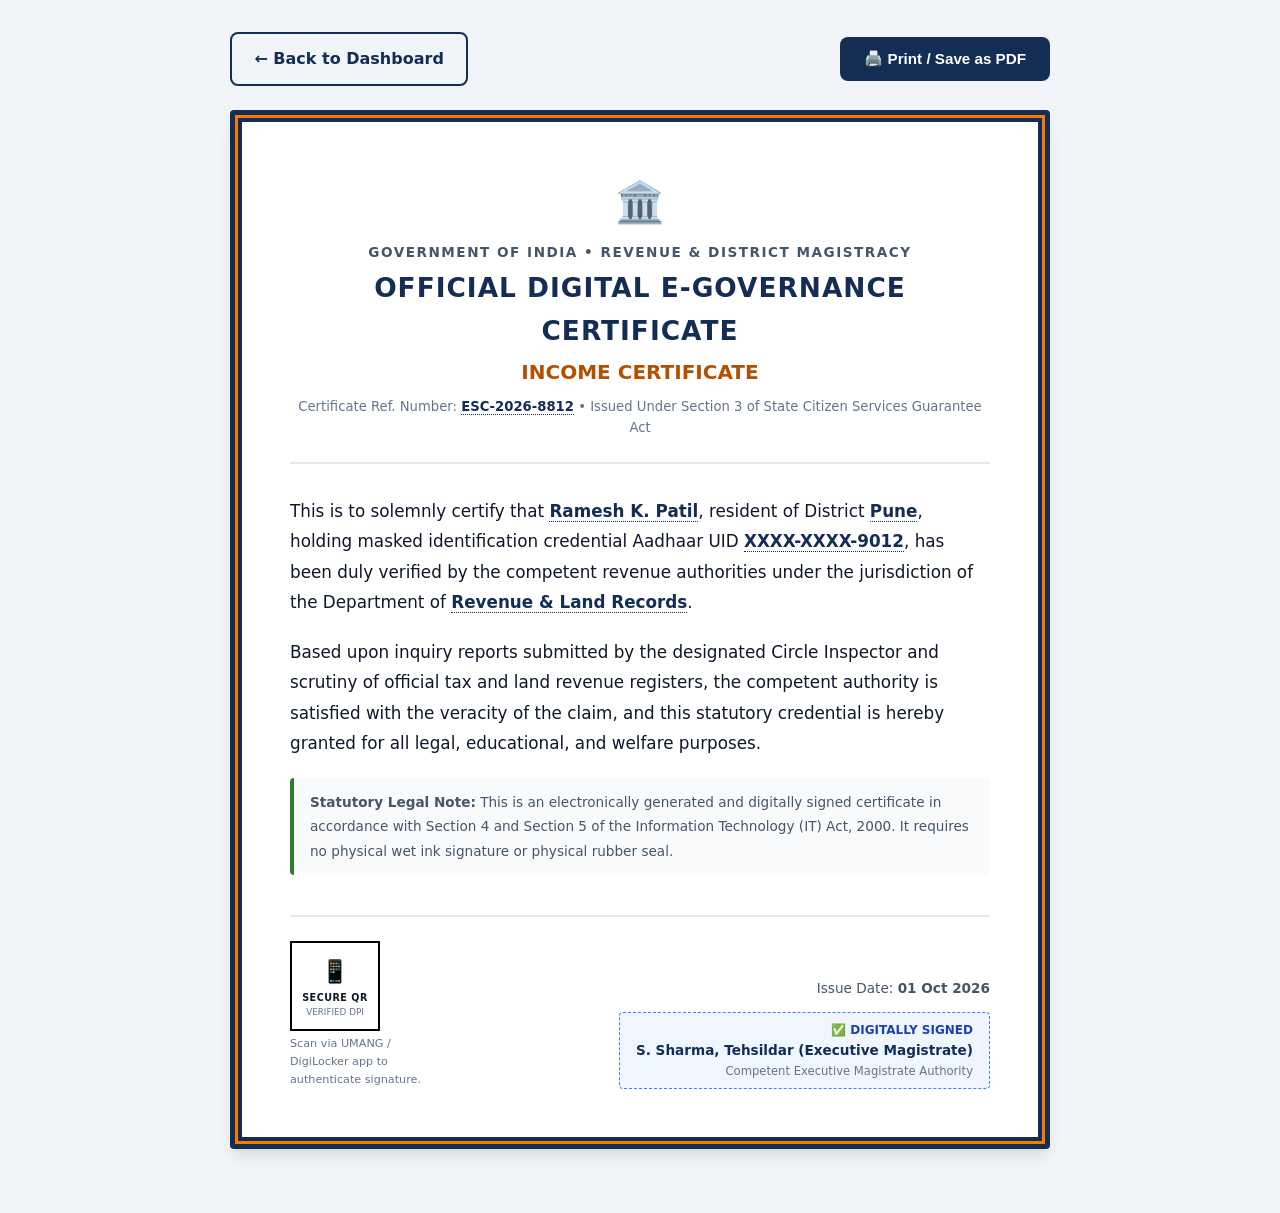
<file: certificate-view.html>
<!DOCTYPE html>
<html lang="en">
<head>
  <meta charset="UTF-8">
  <meta name="viewport" content="width=device-width, initial-scale=1.0">
  <title>Digital E-Certificate Verification | e-SevaConnect</title>
  <meta name="description" content="Digitally signed e-Governance certificate with tamper-proof cryptographic verification and QR code.">
  <link rel="stylesheet" href="css/style.css">
  <link rel="stylesheet" href="css/design-system-v2.css">
</head>
<body style="background-color: #f1f5f9; padding: 2rem 1rem;">

  <div class="container" style="max-width: 860px;">
    <!-- Top toolbar for actions -->
    <div style="display: flex; justify-content: space-between; align-items: center; margin-bottom: 1.5rem;" class="btn-print-hide">
      <a href="dashboard.html" class="btn-outline">← Back to Dashboard</a>
      <div style="display: flex; gap: 0.75rem;">
        <button onclick="window.print()" class="btn-primary">🖨️ Print / Save as PDF</button>
      </div>
    </div>

    <!-- Official E-Certificate Frame -->
    <div class="certificate-frame" id="cert-frame">
      <div class="cert-header">
        <div class="cert-emblem">🏛️</div>
        <p style="font-size: 0.85rem; font-weight: 700; letter-spacing: 1.5px; text-transform: uppercase; color: #475569; margin-bottom: 0.25rem;">
          GOVERNMENT OF INDIA &bull; REVENUE &amp; DISTRICT MAGISTRACY
        </p>
        <h2 style="font-size: 1.65rem; color: var(--gov-primary); margin-bottom: 0.25rem;">OFFICIAL DIGITAL E-GOVERNANCE CERTIFICATE</h2>
        <h3 id="cert-service-display" style="font-size: 1.25rem; color: var(--gov-saffron-dark);">CERTIFICATE OF ANNUAL HOUSEHOLD INCOME</h3>
        <div style="font-size: 0.825rem; color: #64748b; margin-top: 0.5rem;">
          Certificate Ref. Number: <strong id="cert-id-display" class="cert-highlight">ESC-2026-8812</strong> &bull;
          Issued Under Section 3 of State Citizen Services Guarantee Act
        </div>
      </div>

      <div class="cert-body">
        <p style="margin-bottom: 1.25rem;">
          This is to solemnly certify that <strong id="cert-applicant-display" class="cert-highlight">Ramesh K. Patil</strong>, 
          resident of District <strong id="cert-district-display" class="cert-highlight">Pune</strong>, holding masked identification credential 
          Aadhaar UID <strong id="cert-aadhaar-display" class="cert-highlight">XXXX-XXXX-9012</strong>, has been duly verified 
          by the competent revenue authorities under the jurisdiction of the Department of 
          <strong id="cert-dept-display" class="cert-highlight">Revenue &amp; Land Records</strong>.
        </p>

        <p style="margin-bottom: 1.25rem;">
          Based upon inquiry reports submitted by the designated Circle Inspector and scrutiny of official tax and land revenue registers, 
          the competent authority is satisfied with the veracity of the claim, and this statutory credential is hereby granted for all legal, educational, 
          and welfare purposes.
        </p>

        <p style="font-size: 0.85rem; color: #475569; background: #f8fafc; padding: 0.75rem 1rem; border-left: 4px solid var(--gov-green); border-radius: var(--radius-sm);">
          <strong>Statutory Legal Note:</strong> This is an electronically generated and digitally signed certificate in accordance with Section 4 and Section 5 of the Information Technology (IT) Act, 2000. It requires no physical wet ink signature or physical rubber seal.
        </p>
      </div>

      <div class="cert-footer-row">
        <!-- Cryptographic 2D QR Code Simulation -->
        <div>
          <div class="qr-box">
            <div>
              <div style="font-size: 1.4rem;">📱</div>
              <div style="font-weight: 700; font-size: 0.6rem; letter-spacing: 0.5px;">SECURE QR</div>
              <div style="font-size: 0.55rem; color: #64748b;">VERIFIED DPI</div>
            </div>
          </div>
          <div style="font-size: 0.7rem; color: #64748b; margin-top: 0.25rem; max-width: 140px;">
            Scan via UMANG / DigiLocker app to authenticate signature.
          </div>
        </div>

        <!-- Issue Date & Signatory Details -->
        <div style="text-align: right;">
          <div style="font-size: 0.85rem; color: #475569; margin-bottom: 0.25rem;">
            Issue Date: <strong id="cert-date-display">01 Oct 2026</strong>
          </div>
          <div style="display: inline-block; padding: 0.5rem 1rem; background: #eff6ff; border: 1px dashed #3b82f6; border-radius: var(--radius-sm); margin-top: 0.5rem; text-align: right;">
            <div style="font-size: 0.75rem; color: #1e40af; font-weight: 700;">✅ DIGITALLY SIGNED</div>
            <div id="cert-officer-display" style="font-size: 0.85rem; font-weight: 800; color: var(--gov-primary);">S. Sharma, Tehsildar</div>
            <div style="font-size: 0.725rem; color: #64748b;">Competent Executive Magistrate Authority</div>
          </div>
        </div>
      </div>
    </div>
  </div>

  <script src="js/app.js"></script>
</body>
</html>
</file>
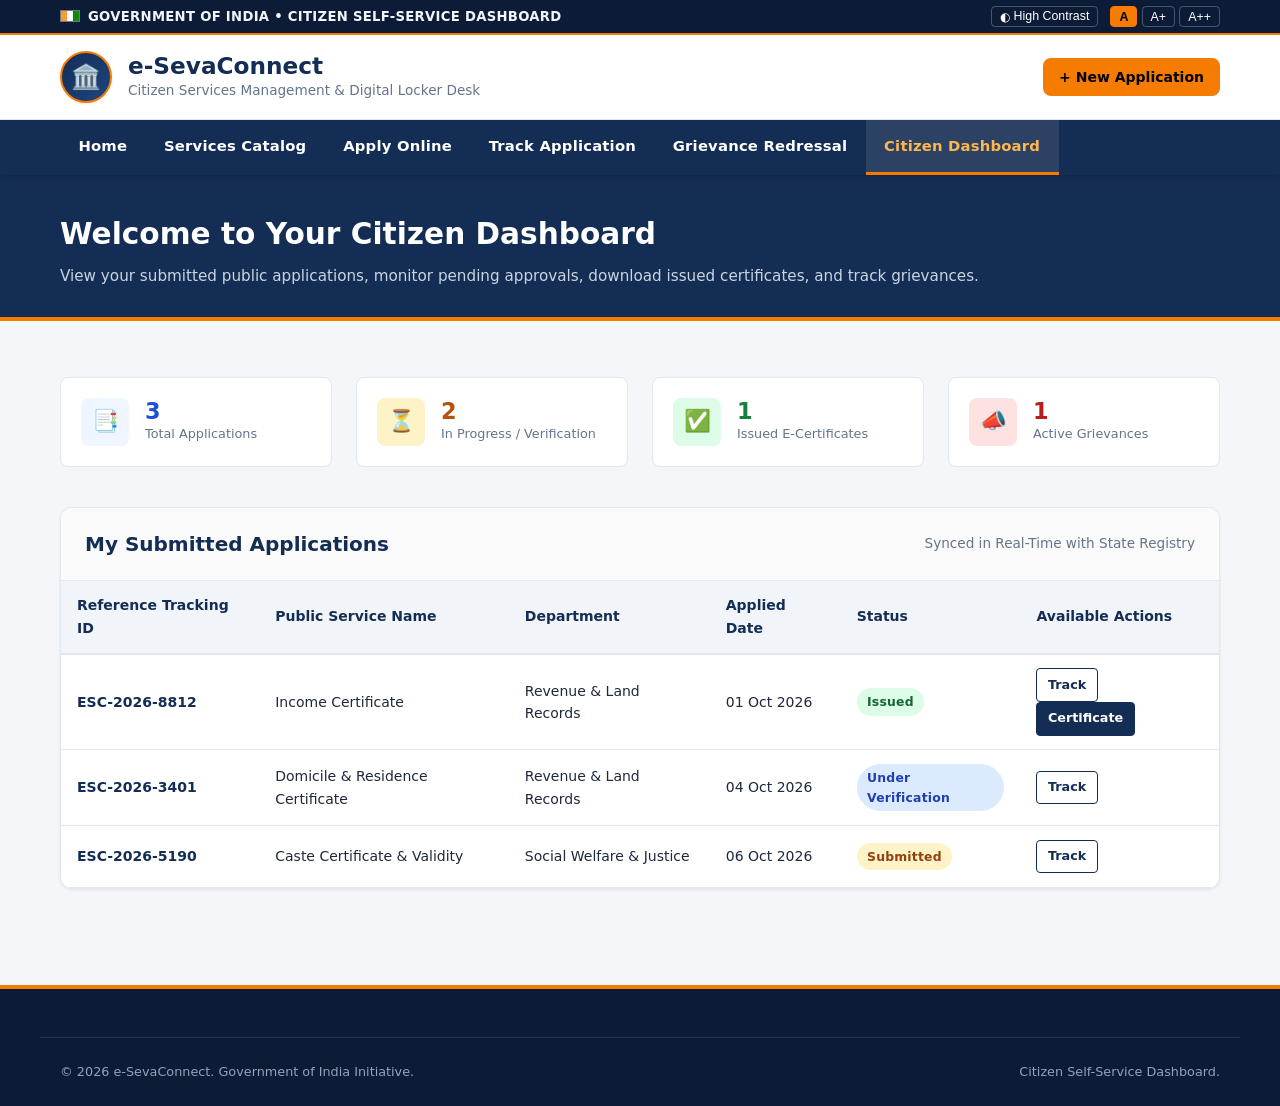
<file: dashboard.html>
<!DOCTYPE html>
<html lang="en">
<head>
  <meta charset="UTF-8">
  <meta name="viewport" content="width=device-width, initial-scale=1.0">
  <title>Citizen Dashboard | e-SevaConnect E-Governance Portal</title>
  <meta name="description" content="View your submitted applications, download digital certificates, and monitor grievance resolutions in one unified portal.">
  <link rel="stylesheet" href="css/style.css">
  <link rel="stylesheet" href="css/design-system-v2.css">
  <style>
    .status-pill {
      display: inline-block;
      padding: 0.25rem 0.65rem;
      border-radius: 999px;
      font-size: 0.775rem;
      font-weight: 700;
    }
    .badge-success { background: #dcfce7; color: #166534; }
    .badge-progress { background: #dbeafe; color: #1e40af; }
    .badge-pending { background: #fef3c7; color: #92400e; }
    .btn-sm {
      padding: 0.35rem 0.65rem;
      font-size: 0.8rem;
      border-radius: var(--radius-sm);
      display: inline-block;
      margin-right: 0.25rem;
    }
    .dash-table {
      width: 100%;
      border-collapse: collapse;
      text-align: left;
      font-size: 0.875rem;
    }
    .dash-table th {
      background: #f1f5f9;
      padding: 0.85rem 1rem;
      font-weight: 700;
      color: var(--gov-primary);
      border-bottom: 2px solid var(--border-color);
    }
    .dash-table td {
      padding: 0.85rem 1rem;
      border-bottom: 1px solid var(--border-color);
      vertical-align: middle;
    }
    .dash-table tr:hover {
      background-color: #f8fafc;
    }
  </style>
</head>
<body>

  <!-- Top Accessibility Bar -->
  <header class="top-util-bar" role="region" aria-label="Accessibility & Preferences">
    <div class="container top-util-inner">
      <div class="util-flag-badge">
        <span class="util-tricolor-strip" aria-hidden="true">
          <span class="tricolor-1"></span>
          <span class="tricolor-2"></span>
          <span class="tricolor-3"></span>
        </span>
        <span>GOVERNMENT OF INDIA &bull; CITIZEN SELF-SERVICE DASHBOARD</span>
      </div>
      <div class="util-controls">
        <button id="btn-toggle-contrast" class="util-btn" title="Toggle High Contrast Display">
          <span>◐</span> High Contrast
        </button>
        <div class="font-resizers">
          <button id="btn-font-normal" class="util-btn">A</button>
          <button id="btn-font-large" class="util-btn">A+</button>
          <button id="btn-font-xlarge" class="util-btn">A++</button>
        </div>
      </div>
    </div>
  </header>

  <!-- Branding -->
  <div class="site-header">
    <div class="container header-brand-row">
      <div class="brand-wrapper">
        <div class="national-emblem" aria-hidden="true">🏛️</div>
        <div class="brand-titles">
          <h1>e-SevaConnect</h1>
          <p class="tagline">Citizen Services Management &amp; Digital Locker Desk</p>
        </div>
      </div>
      <div class="brand-actions">
        <a href="apply.html" class="btn-saffron" style="padding: 0.5rem 1rem; font-size: 0.875rem;">+ New Application</a>
      </div>
    </div>
  </div>

  <!-- Navigation -->
  <nav class="main-nav-bar" role="navigation" aria-label="Primary Navigation">
    <div class="container nav-container">
      <button id="mobile-nav-toggle" class="mobile-nav-toggle" aria-label="Toggle navigation">☰</button>
      <ul id="nav-links" class="nav-links">
        <li class="nav-item"><a href="index.html">Home</a></li>
        <li class="nav-item"><a href="services.html">Services Catalog</a></li>
        <li class="nav-item"><a href="apply.html">Apply Online</a></li>
        <li class="nav-item"><a href="track.html">Track Application</a></li>
        <li class="nav-item"><a href="grievance.html">Grievance Redressal</a></li>
        <li class="nav-item"><a href="dashboard.html" class="active">Citizen Dashboard</a></li>
      </ul>
    </div>
  </nav>

  <!-- Page Header -->
  <div style="background-color: var(--gov-primary); color: #fff; padding: 2.25rem 0 1.75rem; border-bottom: 4px solid var(--gov-saffron);">
    <div class="container">
      <h2 style="font-size: 1.85rem; margin-bottom: 0.35rem;">Welcome to Your Citizen Dashboard</h2>
      <p style="color: #cbd5e1; font-size: 0.95rem;">
        View your submitted public applications, monitor pending approvals, download issued certificates, and track grievances.
      </p>
    </div>
  </div>

  <main class="section-py" id="main-content">
    <div class="container">

      <!-- Metrics Cards Grid -->
      <div class="stats-grid" style="margin-bottom: 2.5rem;">
        <div class="stat-item" style="background: var(--bg-surface); padding: 1.25rem; border-radius: var(--radius-md); border: 1px solid var(--border-color);">
          <div class="stat-icon" style="background: #eff6ff; color: #1d4ed8;">📑</div>
          <div class="stat-info">
            <h4 id="dash-count-total" style="color: #1d4ed8;">3</h4>
            <p>Total Applications</p>
          </div>
        </div>

        <div class="stat-item" style="background: var(--bg-surface); padding: 1.25rem; border-radius: var(--radius-md); border: 1px solid var(--border-color);">
          <div class="stat-icon" style="background: #fef3c7; color: #b45309;">⏳</div>
          <div class="stat-info">
            <h4 id="dash-count-pending" style="color: #b45309;">2</h4>
            <p>In Progress / Verification</p>
          </div>
        </div>

        <div class="stat-item" style="background: var(--bg-surface); padding: 1.25rem; border-radius: var(--radius-md); border: 1px solid var(--border-color);">
          <div class="stat-icon" style="background: #dcfce7; color: #15803d;">✅</div>
          <div class="stat-info">
            <h4 id="dash-count-approved" style="color: #15803d;">1</h4>
            <p>Issued E-Certificates</p>
          </div>
        </div>

        <div class="stat-item" style="background: var(--bg-surface); padding: 1.25rem; border-radius: var(--radius-md); border: 1px solid var(--border-color);">
          <div class="stat-icon" style="background: #fee2e2; color: #b91c1c;">📣</div>
          <div class="stat-info">
            <h4 id="dash-count-grievance" style="color: #b91c1c;">1</h4>
            <p>Active Grievances</p>
          </div>
        </div>
      </div>

      <!-- Applications Table Card -->
      <div style="background: var(--bg-surface); border: 1px solid var(--border-color); border-radius: var(--radius-lg); box-shadow: var(--shadow-sm); overflow: hidden; margin-bottom: 2.5rem;">
        <div style="padding: 1.25rem 1.5rem; background: #fafafa; border-bottom: 1px solid var(--border-color); display: flex; justify-content: space-between; align-items: center; flex-wrap: wrap; gap: 0.5rem;">
          <h3 style="color: var(--gov-primary); font-size: 1.25rem; margin: 0;">My Submitted Applications</h3>
          <span style="font-size: 0.85rem; color: var(--text-muted);">Synced in Real-Time with State Registry</span>
        </div>

        <div style="overflow-x: auto;">
          <table class="dash-table">
            <thead>
              <tr>
                <th>Reference Tracking ID</th>
                <th>Public Service Name</th>
                <th>Department</th>
                <th>Applied Date</th>
                <th>Status</th>
                <th>Available Actions</th>
              </tr>
            </thead>
            <tbody id="dashboard-apps-tbody">
              <!-- Dynamically populated by js/app.js -->
            </tbody>
          </table>
        </div>
      </div>

    </div>
  </main>

  <!-- Official Footer -->
  <footer class="site-footer">
    <div class="container footer-bottom">
      <div>&copy; 2026 e-SevaConnect. Government of India Initiative.</div>
      <div>Citizen Self-Service Dashboard.</div>
    </div>
  </footer>

  <script src="js/app.js"></script>
</body>
</html>
</file>
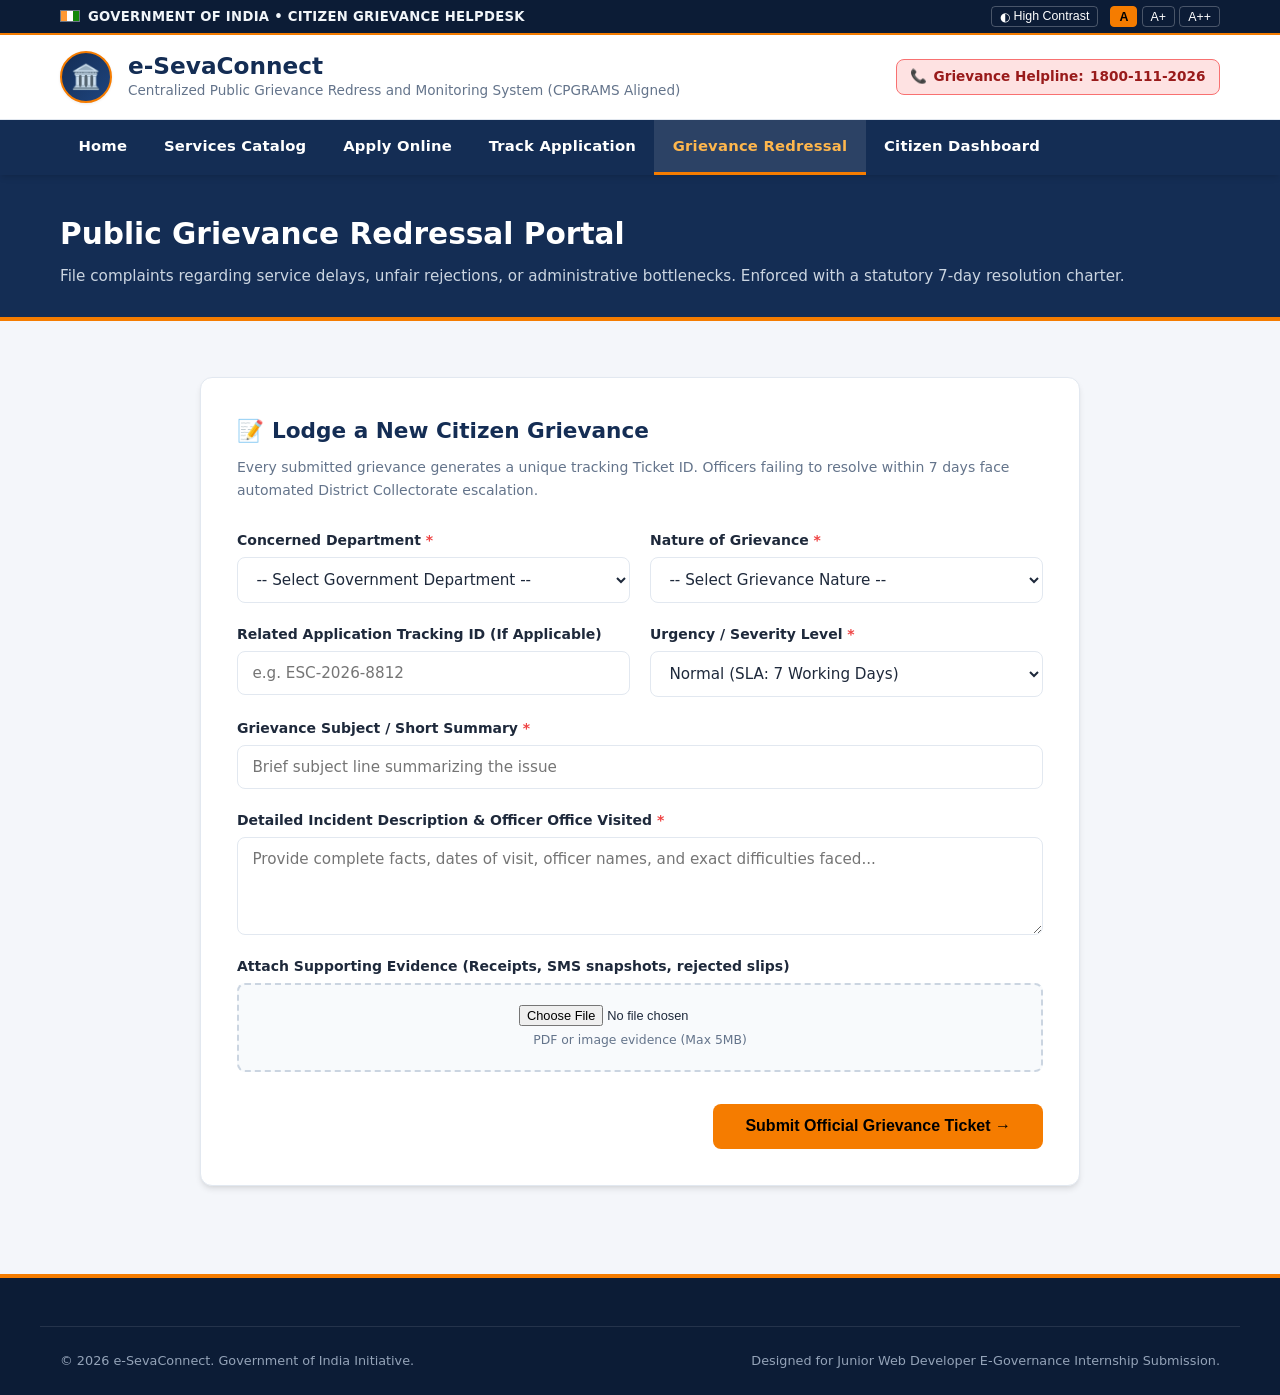
<file: grievance.html>
<!DOCTYPE html>
<html lang="en">
<head>
  <meta charset="UTF-8">
  <meta name="viewport" content="width=device-width, initial-scale=1.0">
  <title>Citizen Grievance Redressal | e-SevaConnect E-Governance Portal</title>
  <meta name="description" content="Lodge citizen grievances regarding delayed public services, administrative bottlenecks, and track resolution progress with strict SLA accountability.">
  <link rel="stylesheet" href="css/style.css">
  <link rel="stylesheet" href="css/design-system-v2.css">
</head>
<body>

  <!-- Top Accessibility Bar -->
  <header class="top-util-bar" role="region" aria-label="Accessibility & Preferences">
    <div class="container top-util-inner">
      <div class="util-flag-badge">
        <span class="util-tricolor-strip" aria-hidden="true">
          <span class="tricolor-1"></span>
          <span class="tricolor-2"></span>
          <span class="tricolor-3"></span>
        </span>
        <span>GOVERNMENT OF INDIA &bull; CITIZEN GRIEVANCE HELPDESK</span>
      </div>
      <div class="util-controls">
        <button id="btn-toggle-contrast" class="util-btn" title="Toggle High Contrast Display">
          <span>◐</span> High Contrast
        </button>
        <div class="font-resizers">
          <button id="btn-font-normal" class="util-btn">A</button>
          <button id="btn-font-large" class="util-btn">A+</button>
          <button id="btn-font-xlarge" class="util-btn">A++</button>
        </div>
      </div>
    </div>
  </header>

  <!-- Branding -->
  <div class="site-header">
    <div class="container header-brand-row">
      <div class="brand-wrapper">
        <div class="national-emblem" aria-hidden="true">🏛️</div>
        <div class="brand-titles">
          <h1>e-SevaConnect</h1>
          <p class="tagline">Centralized Public Grievance Redress and Monitoring System (CPGRAMS Aligned)</p>
        </div>
      </div>
      <div class="brand-actions">
        <div class="btn-emergency">
          <span>📞</span> Grievance Helpline: <strong>1800-111-2026</strong>
        </div>
      </div>
    </div>
  </div>

  <!-- Navigation -->
  <nav class="main-nav-bar" role="navigation" aria-label="Primary Navigation">
    <div class="container nav-container">
      <button id="mobile-nav-toggle" class="mobile-nav-toggle" aria-label="Toggle navigation">☰</button>
      <ul id="nav-links" class="nav-links">
        <li class="nav-item"><a href="index.html">Home</a></li>
        <li class="nav-item"><a href="services.html">Services Catalog</a></li>
        <li class="nav-item"><a href="apply.html">Apply Online</a></li>
        <li class="nav-item"><a href="track.html">Track Application</a></li>
        <li class="nav-item"><a href="grievance.html" class="active">Grievance Redressal</a></li>
        <li class="nav-item"><a href="dashboard.html">Citizen Dashboard</a></li>
      </ul>
    </div>
  </nav>

  <!-- Page Header -->
  <div style="background-color: var(--gov-primary); color: #fff; padding: 2.25rem 0 1.75rem; border-bottom: 4px solid var(--gov-saffron);">
    <div class="container">
      <h2 style="font-size: 1.85rem; margin-bottom: 0.35rem;">Public Grievance Redressal Portal</h2>
      <p style="color: #cbd5e1; font-size: 0.95rem;">
        File complaints regarding service delays, unfair rejections, or administrative bottlenecks. Enforced with a statutory 7-day resolution charter.
      </p>
    </div>
  </div>

  <main class="section-py" id="main-content">
    <div class="container" style="max-width: 920px;">

      <div class="wizard-card" style="padding: 2.25rem;">
        <h3 style="color: var(--gov-primary); font-size: 1.35rem; margin-bottom: 0.5rem; display: flex; align-items: center; gap: 0.5rem;">
          <span>📝</span> Lodge a New Citizen Grievance
        </h3>
        <p style="color: var(--text-muted); font-size: 0.875rem; margin-bottom: 1.75rem;">
          Every submitted grievance generates a unique tracking Ticket ID. Officers failing to resolve within 7 days face automated District Collectorate escalation.
        </p>

        <form id="grievance-form">
          <div class="form-grid-2">
            <div class="form-group">
              <label for="grv-dept" class="form-label">Concerned Department <span class="required">*</span></label>
              <select id="grv-dept" class="form-select" required>
                <option value="">-- Select Government Department --</option>
                <option value="Revenue & Land Records">Revenue &amp; Land Records</option>
                <option value="Social Justice & Welfare">Social Justice &amp; Welfare</option>
                <option value="Food & Civil Supplies">Food &amp; Civil Supplies (Ration)</option>
                <option value="Municipal Administration">Municipal Administration &amp; Sanitation</option>
                <option value="Agriculture & Farmer Welfare">Agriculture &amp; Farmer Welfare</option>
                <option value="General Administration">General Administration / IT Portal</option>
              </select>
            </div>

            <div class="form-group">
              <label for="grv-category" class="form-label">Nature of Grievance <span class="required">*</span></label>
              <select id="grv-category" class="form-select" required>
                <option value="">-- Select Grievance Nature --</option>
                <option value="Delay Beyond Statutory SLA">Delay Beyond Statutory SLA Charter</option>
                <option value="Arbitrary Document Rejection">Arbitrary or Unfair Document Rejection</option>
                <option value="Demand of Unofficial Fee / Bribery">Unethical Conduct / Bribery Demand</option>
                <option value="Technical Portal Error">Technical Portal / Digital Sign Error</option>
                <option value="Staff Misbehavior">Staff Misbehavior / Non-cooperation</option>
              </select>
            </div>
          </div>

          <div class="form-grid-2" style="margin-top: 1.25rem;">
            <div class="form-group">
              <label for="grv-appid" class="form-label">Related Application Tracking ID (If Applicable)</label>
              <input type="text" id="grv-appid" class="form-input" placeholder="e.g. ESC-2026-8812">
            </div>

            <div class="form-group">
              <label for="grv-priority" class="form-label">Urgency / Severity Level <span class="required">*</span></label>
              <select id="grv-priority" class="form-select" required>
                <option value="Normal">Normal (SLA: 7 Working Days)</option>
                <option value="Urgent">Urgent (SLA: 3 Working Days)</option>
                <option value="Emergency">Emergency / Medical / Critical (SLA: 24 Hours)</option>
              </select>
            </div>
          </div>

          <div class="form-group" style="margin-top: 1.25rem;">
            <label for="grv-subject" class="form-label">Grievance Subject / Short Summary <span class="required">*</span></label>
            <input type="text" id="grv-subject" class="form-input" placeholder="Brief subject line summarizing the issue" required>
          </div>

          <div class="form-group" style="margin-top: 1.25rem;">
            <label for="grv-desc" class="form-label">Detailed Incident Description &amp; Officer Office Visited <span class="required">*</span></label>
            <textarea id="grv-desc" class="form-textarea" rows="4" placeholder="Provide complete facts, dates of visit, officer names, and exact difficulties faced..." required></textarea>
          </div>

          <div class="form-group" style="margin-top: 1.25rem;">
            <label class="form-label">Attach Supporting Evidence (Receipts, SMS snapshots, rejected slips)</label>
            <div class="upload-dropzone" style="padding: 1.25rem;">
              <input type="file" id="grv-evidence" accept=".pdf,.jpg,.jpeg,.png">
              <div style="font-size: 0.775rem; color: var(--text-muted); margin-top: 0.25rem;">PDF or image evidence (Max 5MB)</div>
            </div>
          </div>

          <div style="margin-top: 2rem; display: flex; justify-content: flex-end;">
            <button type="submit" class="btn-saffron" style="font-size: 1rem; padding: 0.85rem 2rem;">
              Submit Official Grievance Ticket →
            </button>
          </div>
        </form>
      </div>

    </div>
  </main>

  <!-- Grievance Success Modal -->
  <div id="grv-success-modal" style="display: none; position: fixed; inset: 0; background: rgba(0,0,0,0.65); z-index: 10000; align-items: center; justify-content: center; padding: 1.5rem;">
    <div style="background: var(--bg-surface); max-width: 500px; width: 100%; border-radius: var(--radius-lg); padding: 2.25rem; text-align: center; box-shadow: var(--shadow-lg); border-top: 6px solid var(--gov-saffron);">
      <div style="font-size: 3rem; margin-bottom: 0.5rem;">📩</div>
      <h3 style="color: var(--gov-primary); font-size: 1.5rem; margin-bottom: 0.5rem;">Grievance Lodged Successfully!</h3>
      <p style="color: var(--text-muted); font-size: 0.9rem; margin-bottom: 1.5rem;">
        Your grievance has been assigned to the Departmental Nodal Grievance Officer.
      </p>

      <div style="background: #f1f5f9; padding: 1rem; border-radius: var(--radius-md); margin-bottom: 1.5rem; border: 1px dashed var(--border-color);">
        <div style="font-size: 0.775rem; color: var(--text-muted); text-transform: uppercase; font-weight: 700;">Grievance Ticket ID</div>
        <div id="modal-ticket-id" style="font-size: 1.6rem; font-weight: 800; color: var(--gov-primary); letter-spacing: 1px;">GRV-2026-XXXX</div>
        <div style="font-size: 0.825rem; color: var(--gov-green); font-weight: 600; margin-top: 0.25rem;">Statutory SLA: Resolution within 7 Working Days</div>
      </div>

      <div style="display: flex; gap: 0.75rem; justify-content: center;">
        <button onclick="document.getElementById('grv-success-modal').style.display='none'; document.getElementById('grievance-form').reset();" class="btn-primary">
          Done / Close Window
        </button>
      </div>
    </div>
  </div>

  <!-- Official Footer -->
  <footer class="site-footer">
    <div class="container footer-bottom">
      <div>&copy; 2026 e-SevaConnect. Government of India Initiative.</div>
      <div>Designed for Junior Web Developer E-Governance Internship Submission.</div>
    </div>
  </footer>

  <script src="js/app.js"></script>
</body>
</html>
</file>
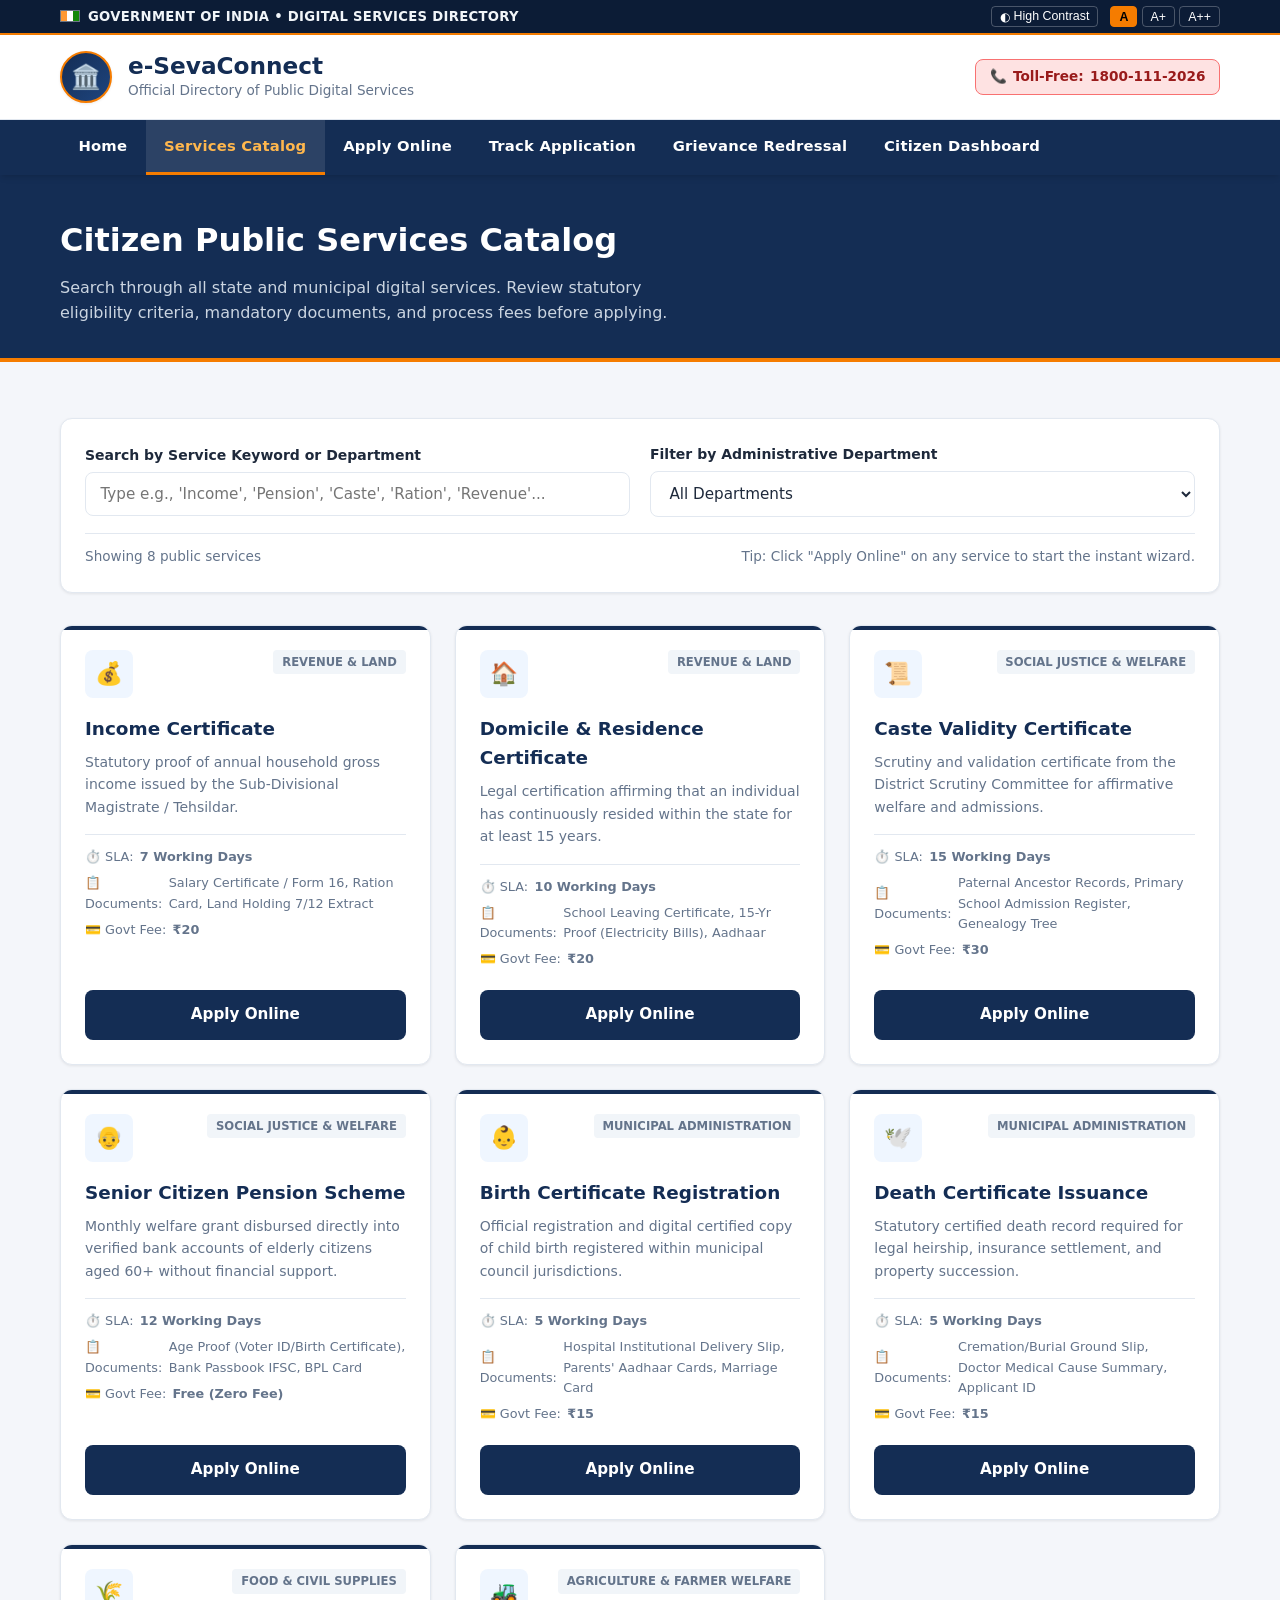
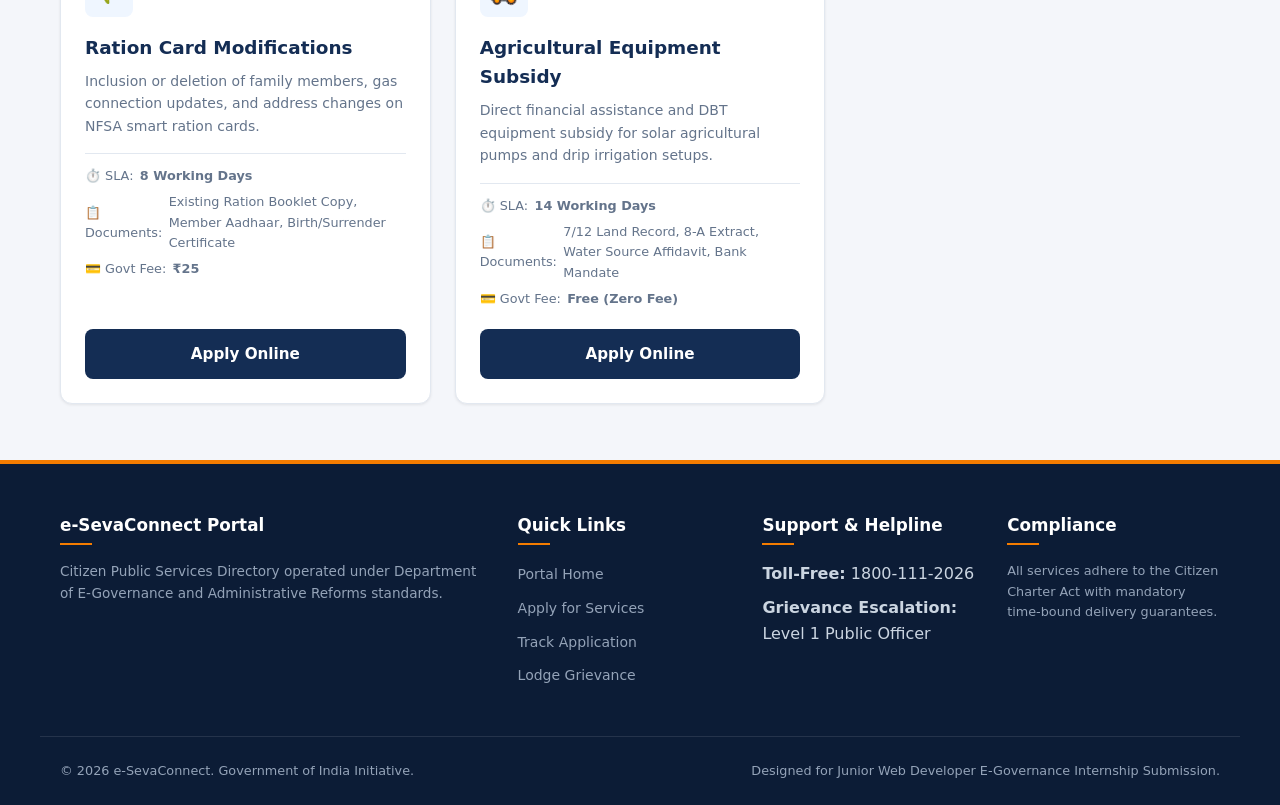
<file: services.html>
<!DOCTYPE html>
<html lang="en">
<head>
  <meta charset="UTF-8">
  <meta name="viewport" content="width=device-width, initial-scale=1.0">
  <title>Services Catalog | e-SevaConnect E-Governance Portal</title>
  <meta name="description" content="Explore and apply for public citizen services across Revenue, Social Welfare, Municipal, and Civil Supplies departments.">
  <link rel="stylesheet" href="css/style.css">
  <link rel="stylesheet" href="css/design-system-v2.css">
</head>
<body>

  <!-- Top Accessibility Bar -->
  <header class="top-util-bar" role="region" aria-label="Accessibility & Preferences">
    <div class="container top-util-inner">
      <div class="util-flag-badge">
        <span class="util-tricolor-strip" aria-hidden="true">
          <span class="tricolor-1"></span>
          <span class="tricolor-2"></span>
          <span class="tricolor-3"></span>
        </span>
        <span>GOVERNMENT OF INDIA &bull; DIGITAL SERVICES DIRECTORY</span>
      </div>
      <div class="util-controls">
        <button id="btn-toggle-contrast" class="util-btn" title="Toggle High Contrast Display" aria-label="Toggle High Contrast">
          <span>◐</span> High Contrast
        </button>
        <div class="font-resizers" role="group" aria-label="Text Size Controls">
          <button id="btn-font-normal" class="util-btn" title="Default Font Size" aria-label="Default font size">A</button>
          <button id="btn-font-large" class="util-btn" title="Large Font Size" aria-label="Large font size">A+</button>
          <button id="btn-font-xlarge" class="util-btn" title="Extra Large Font Size" aria-label="Extra large font size">A++</button>
        </div>
      </div>
    </div>
  </header>

  <!-- Branding -->
  <div class="site-header">
    <div class="container header-brand-row">
      <div class="brand-wrapper">
        <div class="national-emblem" aria-hidden="true">🏛️</div>
        <div class="brand-titles">
          <h1>e-SevaConnect</h1>
          <p class="tagline">Official Directory of Public Digital Services</p>
        </div>
      </div>
      <div class="brand-actions">
        <div class="btn-emergency">
          <span>📞</span> Toll-Free: <strong>1800-111-2026</strong>
        </div>
      </div>
    </div>
  </div>

  <!-- Navigation -->
  <nav class="main-nav-bar" role="navigation" aria-label="Primary Navigation">
    <div class="container nav-container">
      <button id="mobile-nav-toggle" class="mobile-nav-toggle" aria-label="Toggle navigation">☰</button>
      <ul id="nav-links" class="nav-links">
        <li class="nav-item"><a href="index.html">Home</a></li>
        <li class="nav-item"><a href="services.html" class="active">Services Catalog</a></li>
        <li class="nav-item"><a href="apply.html">Apply Online</a></li>
        <li class="nav-item"><a href="track.html">Track Application</a></li>
        <li class="nav-item"><a href="grievance.html">Grievance Redressal</a></li>
        <li class="nav-item"><a href="dashboard.html">Citizen Dashboard</a></li>
      </ul>
    </div>
  </nav>

  <!-- Page Header -->
  <div style="background-color: var(--gov-primary); color: #fff; padding: 2.5rem 0 2rem; border-bottom: 4px solid var(--gov-saffron);">
    <div class="container">
      <h2 style="font-size: 2rem; margin-bottom: 0.5rem;">Citizen Public Services Catalog</h2>
      <p style="color: #cbd5e1; font-size: 1rem; max-width: 650px;">
        Search through all state and municipal digital services. Review statutory eligibility criteria, mandatory documents, and process fees before applying.
      </p>
    </div>
  </div>

  <!-- Search & Filter Controls -->
  <main class="section-py" id="main-content">
    <div class="container">
      <div style="background: var(--bg-surface); padding: 1.5rem; border-radius: var(--radius-lg); border: 1px solid var(--border-color); box-shadow: var(--shadow-sm); margin-bottom: 2rem;">
        <div class="form-grid-2" style="align-items: center;">
          <div class="form-group">
            <label for="catalog-search-input" class="form-label">Search by Service Keyword or Department</label>
            <input type="text" id="catalog-search-input" class="form-input" placeholder="Type e.g., 'Income', 'Pension', 'Caste', 'Ration', 'Revenue'...">
          </div>
          <div class="form-group">
            <label for="catalog-dept-filter" class="form-label">Filter by Administrative Department</label>
            <select id="catalog-dept-filter" class="form-select">
              <option value="all">All Departments</option>
              <option value="revenue">Revenue &amp; Land Records</option>
              <option value="welfare">Social Justice &amp; Welfare</option>
              <option value="municipal">Municipal Administration</option>
              <option value="supplies">Food &amp; Civil Supplies</option>
              <option value="agriculture">Agriculture &amp; Farmer Welfare</option>
            </select>
          </div>
        </div>
        <div style="display: flex; justify-content: space-between; align-items: center; margin-top: 1rem; padding-top: 0.75rem; border-top: 1px solid var(--border-color); font-size: 0.85rem; color: var(--text-muted);">
          <span id="catalog-results-count">Showing 8 public services</span>
          <span>Tip: Click "Apply Online" on any service to start the instant wizard.</span>
        </div>
      </div>

      <!-- Services Cards Grid -->
      <div class="services-grid" id="catalog-grid">

        <!-- 1. Income Certificate -->
        <article class="service-card catalog-card" data-title="Income Certificate" data-dept="revenue" data-keywords="income salary finance revenue tehsildar tax scholarship">
          <div>
            <div class="service-card-top">
              <div class="service-icon-box">💰</div>
              <span class="service-dept-badge">Revenue &amp; Land</span>
            </div>
            <h3>Income Certificate</h3>
            <p class="service-desc">Statutory proof of annual household gross income issued by the Sub-Divisional Magistrate / Tehsildar.</p>
            <div class="service-meta-list">
              <div class="service-meta-item"><span>⏱️ SLA:</span> <strong>7 Working Days</strong></div>
              <div class="service-meta-item"><span>📋 Documents:</span> Salary Certificate / Form 16, Ration Card, Land Holding 7/12 Extract</div>
              <div class="service-meta-item"><span>💳 Govt Fee:</span> <strong>₹20</strong></div>
            </div>
          </div>
          <div class="service-actions">
            <a href="apply.html?service=income-cert" class="btn-primary" style="flex: 1;">Apply Online</a>
          </div>
        </article>

        <!-- 2. Domicile & Residence -->
        <article class="service-card catalog-card" data-title="Domicile & Residence Certificate" data-dept="revenue" data-keywords="domicile residence native address stay state revenue">
          <div>
            <div class="service-card-top">
              <div class="service-icon-box">🏠</div>
              <span class="service-dept-badge">Revenue &amp; Land</span>
            </div>
            <h3>Domicile &amp; Residence Certificate</h3>
            <p class="service-desc">Legal certification affirming that an individual has continuously resided within the state for at least 15 years.</p>
            <div class="service-meta-list">
              <div class="service-meta-item"><span>⏱️ SLA:</span> <strong>10 Working Days</strong></div>
              <div class="service-meta-item"><span>📋 Documents:</span> School Leaving Certificate, 15-Yr Proof (Electricity Bills), Aadhaar</div>
              <div class="service-meta-item"><span>💳 Govt Fee:</span> <strong>₹20</strong></div>
            </div>
          </div>
          <div class="service-actions">
            <a href="apply.html?service=domicile-cert" class="btn-primary" style="flex: 1;">Apply Online</a>
          </div>
        </article>

        <!-- 3. Caste Certificate & Validity -->
        <article class="service-card catalog-card" data-title="Caste Validity Certificate" data-dept="welfare" data-keywords="caste validity reservation sc st obc social justice welfare committee">
          <div>
            <div class="service-card-top">
              <div class="service-icon-box">📜</div>
              <span class="service-dept-badge">Social Justice &amp; Welfare</span>
            </div>
            <h3>Caste Validity Certificate</h3>
            <p class="service-desc">Scrutiny and validation certificate from the District Scrutiny Committee for affirmative welfare and admissions.</p>
            <div class="service-meta-list">
              <div class="service-meta-item"><span>⏱️ SLA:</span> <strong>15 Working Days</strong></div>
              <div class="service-meta-item"><span>📋 Documents:</span> Paternal Ancestor Records, Primary School Admission Register, Genealogy Tree</div>
              <div class="service-meta-item"><span>💳 Govt Fee:</span> <strong>₹30</strong></div>
            </div>
          </div>
          <div class="service-actions">
            <a href="apply.html?service=caste-validity" class="btn-primary" style="flex: 1;">Apply Online</a>
          </div>
        </article>

        <!-- 4. Senior Citizen Pension -->
        <article class="service-card catalog-card" data-title="Senior Citizen Pension Scheme" data-dept="welfare" data-keywords="pension senior citizen elderly social welfare dbt allowance old age">
          <div>
            <div class="service-card-top">
              <div class="service-icon-box">👴</div>
              <span class="service-dept-badge">Social Justice &amp; Welfare</span>
            </div>
            <h3>Senior Citizen Pension Scheme</h3>
            <p class="service-desc">Monthly welfare grant disbursed directly into verified bank accounts of elderly citizens aged 60+ without financial support.</p>
            <div class="service-meta-list">
              <div class="service-meta-item"><span>⏱️ SLA:</span> <strong>12 Working Days</strong></div>
              <div class="service-meta-item"><span>📋 Documents:</span> Age Proof (Voter ID/Birth Certificate), Bank Passbook IFSC, BPL Card</div>
              <div class="service-meta-item"><span>💳 Govt Fee:</span> <strong>Free (Zero Fee)</strong></div>
            </div>
          </div>
          <div class="service-actions">
            <a href="apply.html?service=senior-pension" class="btn-primary" style="flex: 1;">Apply Online</a>
          </div>
        </article>

        <!-- 5. Birth Certificate -->
        <article class="service-card catalog-card" data-title="Birth Certificate" data-dept="municipal" data-keywords="birth municipal child hospital newborn registration corporation council">
          <div>
            <div class="service-card-top">
              <div class="service-icon-box">👶</div>
              <span class="service-dept-badge">Municipal Administration</span>
            </div>
            <h3>Birth Certificate Registration</h3>
            <p class="service-desc">Official registration and digital certified copy of child birth registered within municipal council jurisdictions.</p>
            <div class="service-meta-list">
              <div class="service-meta-item"><span>⏱️ SLA:</span> <strong>5 Working Days</strong></div>
              <div class="service-meta-item"><span>📋 Documents:</span> Hospital Institutional Delivery Slip, Parents' Aadhaar Cards, Marriage Card</div>
              <div class="service-meta-item"><span>💳 Govt Fee:</span> <strong>₹15</strong></div>
            </div>
          </div>
          <div class="service-actions">
            <a href="apply.html?service=birth-cert" class="btn-primary" style="flex: 1;">Apply Online</a>
          </div>
        </article>

        <!-- 6. Death Certificate -->
        <article class="service-card catalog-card" data-title="Death Certificate" data-dept="municipal" data-keywords="death municipal deceased insurance legal heir cemetery cremation">
          <div>
            <div class="service-card-top">
              <div class="service-icon-box">🕊️</div>
              <span class="service-dept-badge">Municipal Administration</span>
            </div>
            <h3>Death Certificate Issuance</h3>
            <p class="service-desc">Statutory certified death record required for legal heirship, insurance settlement, and property succession.</p>
            <div class="service-meta-list">
              <div class="service-meta-item"><span>⏱️ SLA:</span> <strong>5 Working Days</strong></div>
              <div class="service-meta-item"><span>📋 Documents:</span> Cremation/Burial Ground Slip, Doctor Medical Cause Summary, Applicant ID</div>
              <div class="service-meta-item"><span>💳 Govt Fee:</span> <strong>₹15</strong></div>
            </div>
          </div>
          <div class="service-actions">
            <a href="apply.html?service=death-cert" class="btn-primary" style="flex: 1;">Apply Online</a>
          </div>
        </article>

        <!-- 7. Ration Card Amendment -->
        <article class="service-card catalog-card" data-title="Ration Card Modifications" data-dept="supplies" data-keywords="ration food supplies grain nfsa food security card booklet">
          <div>
            <div class="service-card-top">
              <div class="service-icon-box">🌾</div>
              <span class="service-dept-badge">Food &amp; Civil Supplies</span>
            </div>
            <h3>Ration Card Modifications</h3>
            <p class="service-desc">Inclusion or deletion of family members, gas connection updates, and address changes on NFSA smart ration cards.</p>
            <div class="service-meta-list">
              <div class="service-meta-item"><span>⏱️ SLA:</span> <strong>8 Working Days</strong></div>
              <div class="service-meta-item"><span>📋 Documents:</span> Existing Ration Booklet Copy, Member Aadhaar, Birth/Surrender Certificate</div>
              <div class="service-meta-item"><span>💳 Govt Fee:</span> <strong>₹25</strong></div>
            </div>
          </div>
          <div class="service-actions">
            <a href="apply.html?service=ration-card" class="btn-primary" style="flex: 1;">Apply Online</a>
          </div>
        </article>

        <!-- 8. Agricultural Farmer Subsidy -->
        <article class="service-card catalog-card" data-title="Farmer Solar Pump & Equipment Subsidy" data-dept="agriculture" data-keywords="farmer agriculture subsidy solar pump irrigation dbt crop rural">
          <div>
            <div class="service-card-top">
              <div class="service-icon-box">🚜</div>
              <span class="service-dept-badge">Agriculture &amp; Farmer Welfare</span>
            </div>
            <h3>Agricultural Equipment Subsidy</h3>
            <p class="service-desc">Direct financial assistance and DBT equipment subsidy for solar agricultural pumps and drip irrigation setups.</p>
            <div class="service-meta-list">
              <div class="service-meta-item"><span>⏱️ SLA:</span> <strong>14 Working Days</strong></div>
              <div class="service-meta-item"><span>📋 Documents:</span> 7/12 Land Record, 8-A Extract, Water Source Affidavit, Bank Mandate</div>
              <div class="service-meta-item"><span>💳 Govt Fee:</span> <strong>Free (Zero Fee)</strong></div>
            </div>
          </div>
          <div class="service-actions">
            <a href="apply.html?service=farmer-subsidy" class="btn-primary" style="flex: 1;">Apply Online</a>
          </div>
        </article>

      </div>
    </div>
  </main>

  <!-- Official Footer -->
  <footer class="site-footer">
    <div class="container footer-grid">
      <div class="footer-col">
        <h4>e-SevaConnect Portal</h4>
        <p style="font-size: 0.85rem; color: #94a3b8;">
          Citizen Public Services Directory operated under Department of E-Governance and Administrative Reforms standards.
        </p>
      </div>
      <div class="footer-col">
        <h4>Quick Links</h4>
        <ul>
          <li><a href="index.html">Portal Home</a></li>
          <li><a href="apply.html">Apply for Services</a></li>
          <li><a href="track.html">Track Application</a></li>
          <li><a href="grievance.html">Lodge Grievance</a></li>
        </ul>
      </div>
      <div class="footer-col">
        <h4>Support &amp; Helpline</h4>
        <ul>
          <li><strong>Toll-Free:</strong> 1800-111-2026</li>
          <li><strong>Grievance Escalation:</strong> Level 1 Public Officer</li>
        </ul>
      </div>
      <div class="footer-col">
        <h4>Compliance</h4>
        <p style="font-size: 0.8rem; color: #94a3b8;">
          All services adhere to the Citizen Charter Act with mandatory time-bound delivery guarantees.
        </p>
      </div>
    </div>
    <div class="container footer-bottom">
      <div>&copy; 2026 e-SevaConnect. Government of India Initiative.</div>
      <div>Designed for Junior Web Developer E-Governance Internship Submission.</div>
    </div>
  </footer>

  <script src="js/app.js"></script>
</body>
</html>
</file>
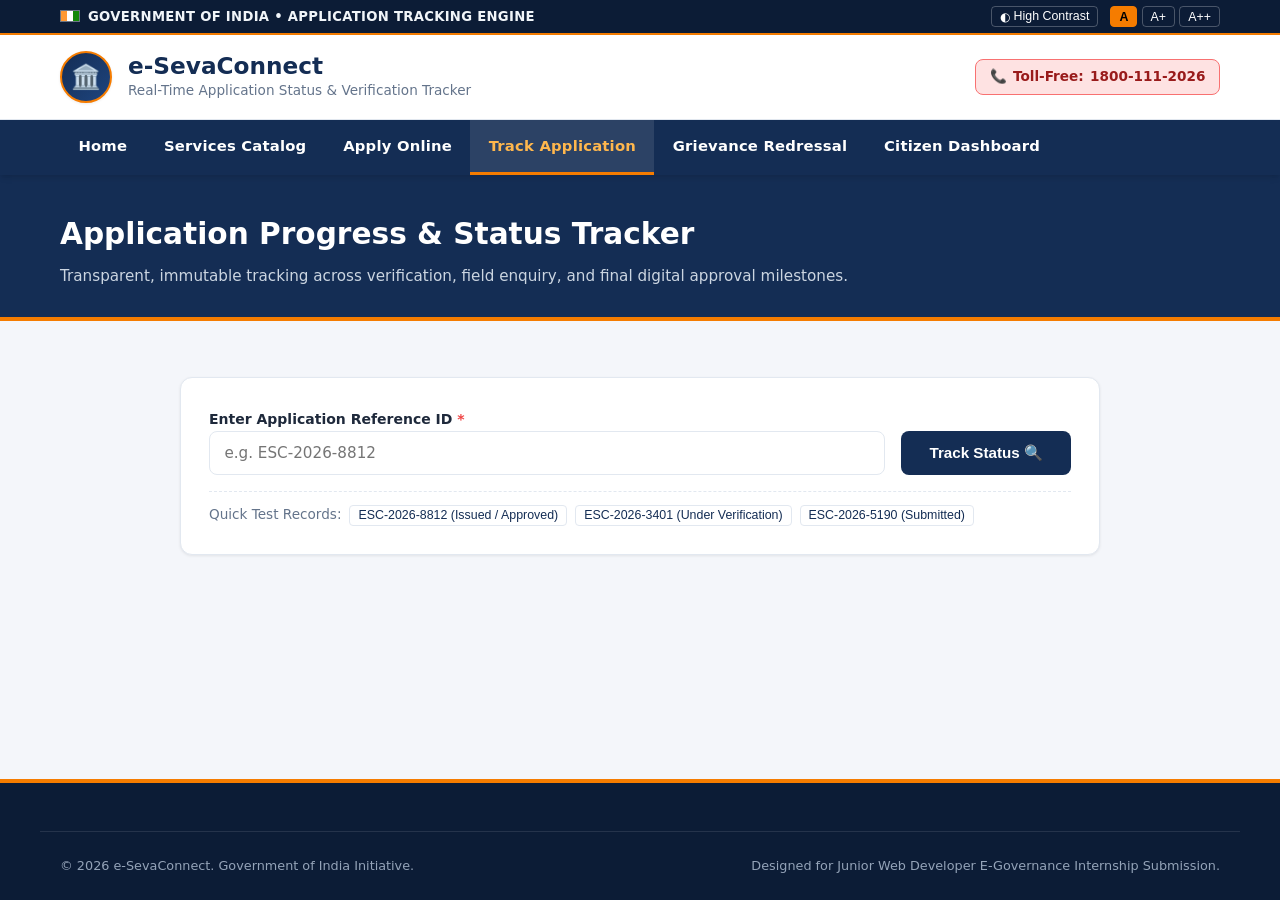
<file: track.html>
<!DOCTYPE html>
<html lang="en">
<head>
  <meta charset="UTF-8">
  <meta name="viewport" content="width=device-width, initial-scale=1.0">
  <title>Track Application Status | e-SevaConnect E-Governance Portal</title>
  <meta name="description" content="Check real-time application processing milestones, officer remarks, and download digital certificates.">
  <link rel="stylesheet" href="css/style.css">
  <link rel="stylesheet" href="css/design-system-v2.css">
</head>
<body>

  <!-- Top Accessibility Bar -->
  <header class="top-util-bar" role="region" aria-label="Accessibility & Preferences">
    <div class="container top-util-inner">
      <div class="util-flag-badge">
        <span class="util-tricolor-strip" aria-hidden="true">
          <span class="tricolor-1"></span>
          <span class="tricolor-2"></span>
          <span class="tricolor-3"></span>
        </span>
        <span>GOVERNMENT OF INDIA &bull; APPLICATION TRACKING ENGINE</span>
      </div>
      <div class="util-controls">
        <button id="btn-toggle-contrast" class="util-btn" title="Toggle High Contrast Display">
          <span>◐</span> High Contrast
        </button>
        <div class="font-resizers">
          <button id="btn-font-normal" class="util-btn">A</button>
          <button id="btn-font-large" class="util-btn">A+</button>
          <button id="btn-font-xlarge" class="util-btn">A++</button>
        </div>
      </div>
    </div>
  </header>

  <!-- Branding -->
  <div class="site-header">
    <div class="container header-brand-row">
      <div class="brand-wrapper">
        <div class="national-emblem" aria-hidden="true">🏛️</div>
        <div class="brand-titles">
          <h1>e-SevaConnect</h1>
          <p class="tagline">Real-Time Application Status &amp; Verification Tracker</p>
        </div>
      </div>
      <div class="brand-actions">
        <div class="btn-emergency">
          <span>📞</span> Toll-Free: <strong>1800-111-2026</strong>
        </div>
      </div>
    </div>
  </div>

  <!-- Navigation -->
  <nav class="main-nav-bar" role="navigation" aria-label="Primary Navigation">
    <div class="container nav-container">
      <button id="mobile-nav-toggle" class="mobile-nav-toggle" aria-label="Toggle navigation">☰</button>
      <ul id="nav-links" class="nav-links">
        <li class="nav-item"><a href="index.html">Home</a></li>
        <li class="nav-item"><a href="services.html">Services Catalog</a></li>
        <li class="nav-item"><a href="apply.html">Apply Online</a></li>
        <li class="nav-item"><a href="track.html" class="active">Track Application</a></li>
        <li class="nav-item"><a href="grievance.html">Grievance Redressal</a></li>
        <li class="nav-item"><a href="dashboard.html">Citizen Dashboard</a></li>
      </ul>
    </div>
  </nav>

  <!-- Page Header -->
  <div style="background-color: var(--gov-primary); color: #fff; padding: 2.25rem 0 1.75rem; border-bottom: 4px solid var(--gov-saffron);">
    <div class="container">
      <h2 style="font-size: 1.85rem; margin-bottom: 0.35rem;">Application Progress &amp; Status Tracker</h2>
      <p style="color: #cbd5e1; font-size: 0.95rem;">
        Transparent, immutable tracking across verification, field enquiry, and final digital approval milestones.
      </p>
    </div>
  </div>

  <main class="section-py" id="main-content">
    <div class="container" style="max-width: 960px;">

      <!-- Lookup Form Card -->
      <div style="background: var(--bg-surface); padding: 1.75rem; border-radius: var(--radius-lg); border: 1px solid var(--border-color); box-shadow: var(--shadow-sm); margin-bottom: 2rem;">
        <form id="lookup-track-form" style="display: flex; gap: 1rem; flex-wrap: wrap;">
          <div style="flex: 1; min-width: 260px;">
            <label for="track-input-id" class="form-label">Enter Application Reference ID <span class="required">*</span></label>
            <input type="text" id="track-input-id" class="form-input" placeholder="e.g. ESC-2026-8812" required>
          </div>
          <div style="display: flex; align-items: flex-end;">
            <button type="submit" class="btn-primary" style="height: 44px; padding: 0 1.75rem;">
              Track Status 🔍
            </button>
          </div>
        </form>

        <div style="margin-top: 1rem; padding-top: 0.75rem; border-top: 1px dashed var(--border-color); font-size: 0.85rem; color: var(--text-muted); display: flex; align-items: center; gap: 0.5rem; flex-wrap: wrap;">
          <span>Quick Test Records:</span>
          <button type="button" class="util-btn" style="color: var(--gov-primary); border-color: var(--border-color);" onclick="document.getElementById('track-input-id').value='ESC-2026-8812'; document.getElementById('lookup-track-form').dispatchEvent(new Event('submit'));">
            ESC-2026-8812 (Issued / Approved)
          </button>
          <button type="button" class="util-btn" style="color: var(--gov-primary); border-color: var(--border-color);" onclick="document.getElementById('track-input-id').value='ESC-2026-3401'; document.getElementById('lookup-track-form').dispatchEvent(new Event('submit'));">
            ESC-2026-3401 (Under Verification)
          </button>
          <button type="button" class="util-btn" style="color: var(--gov-primary); border-color: var(--border-color);" onclick="document.getElementById('track-input-id').value='ESC-2026-5190'; document.getElementById('lookup-track-form').dispatchEvent(new Event('submit'));">
            ESC-2026-5190 (Submitted)
          </button>
        </div>
      </div>

      <!-- Result Not Found Box -->
      <div id="track-notfound-container" style="display: none; background: #fef2f2; border: 1px solid #fecaca; border-radius: var(--radius-lg); padding: 2.5rem; text-align: center; color: #991b1b; margin-bottom: 2rem;">
        <div style="font-size: 2.5rem; margin-bottom: 0.5rem;">🔍⚠️</div>
        <h3 style="font-size: 1.35rem; margin-bottom: 0.5rem;">No Application Record Found</h3>
        <p style="font-size: 0.95rem; max-width: 500px; margin: 0 auto 1.25rem;">
          We could not find an application matching this Reference ID. Please ensure the format matches <strong>ESC-2026-XXXX</strong> or apply for a service online.
        </p>
        <a href="apply.html" class="btn-primary">Apply Online Now</a>
      </div>

      <!-- Live Tracking Result Container -->
      <div id="track-result-container" style="display: none;">
        <div class="timeline-card">
          <!-- Card Header & Metadata -->
          <div style="display: flex; justify-content: space-between; align-items: flex-start; flex-wrap: wrap; gap: 1rem; padding-bottom: 1.5rem; border-bottom: 1px solid var(--border-color);">
            <div>
              <span class="service-dept-badge" id="res-dept" style="margin-bottom: 0.35rem; display: inline-block;">Revenue Department</span>
              <h3 style="font-size: 1.5rem; color: var(--gov-primary);" id="res-service-name">Income Certificate</h3>
              <div style="font-size: 0.85rem; color: var(--text-muted); margin-top: 0.2rem;">
                Application ID: <strong id="res-app-id" style="color: var(--gov-primary); font-size: 1rem;">ESC-2026-XXXX</strong> |
                Applicant: <strong id="res-applicant">Ramesh K. Patil</strong>
              </div>
            </div>
            <div style="text-align: right;">
              <div style="font-size: 0.775rem; color: var(--text-muted); text-transform: uppercase; font-weight: 700;">Current Processing State</div>
              <span id="res-status-badge" style="display: inline-block; padding: 0.4rem 1rem; border-radius: 999px; background: #dcfce7; color: #166534; font-weight: 700; font-size: 0.95rem; margin-top: 0.25rem;">
                Issued
              </span>
            </div>
          </div>

          <!-- Step-by-Step Milestone Timeline -->
          <div class="timeline-tracker" role="progressbar" aria-label="Application Lifecycle Stages">
            <div class="timeline-progress-fill" id="timeline-progress-fill" style="width: 100%;"></div>

            <!-- Stage 1 -->
            <div class="timeline-node done" id="node-1">
              <div class="node-circle">1</div>
              <div class="node-title">Application Submitted</div>
              <div class="node-date">Recorded</div>
            </div>

            <!-- Stage 2 -->
            <div class="timeline-node done" id="node-2">
              <div class="node-circle">2</div>
              <div class="node-title">Desk Scrutiny</div>
              <div class="node-date">Documents OK</div>
            </div>

            <!-- Stage 3 -->
            <div class="timeline-node done" id="node-3">
              <div class="node-circle">3</div>
              <div class="node-title">Field Enquiry</div>
              <div class="node-date">Verified</div>
            </div>

            <!-- Stage 4 -->
            <div class="timeline-node done" id="node-4">
              <div class="node-circle">4</div>
              <div class="node-title">Tehsildar Approval</div>
              <div class="node-date">Digitally Signed</div>
            </div>

            <!-- Stage 5 -->
            <div class="timeline-node done" id="node-5">
              <div class="node-circle">5</div>
              <div class="node-title">Certificate Issued</div>
              <div class="node-date">Ready</div>
            </div>
          </div>

          <!-- Processing Officer Remarks & Actions -->
          <div style="background: #f8fafc; border: 1px solid var(--border-color); border-radius: var(--radius-md); padding: 1.25rem; margin-top: 1.5rem;">
            <div class="form-grid-2">
              <div>
                <div style="font-size: 0.775rem; color: var(--text-muted); text-transform: uppercase; font-weight: 700;">Assigned Processing Officer</div>
                <div style="font-weight: 700; color: var(--text-main); margin-top: 0.2rem;" id="res-officer">S. Sharma, Tehsildar (Executive Magistrate)</div>
                <div style="font-size: 0.8rem; color: var(--text-muted); margin-top: 0.25rem;">Date Applied: <span id="res-applied-date">01 Oct 2026</span></div>
              </div>
              <div>
                <div style="font-size: 0.775rem; color: var(--text-muted); text-transform: uppercase; font-weight: 700;">Statutory Remarks / Note</div>
                <div style="font-size: 0.875rem; color: var(--text-main); margin-top: 0.2rem; font-style: italic;" id="res-remarks">
                  "All land revenue and tehsildar records verified. Digitally signed certificate issued."
                </div>
              </div>
            </div>
          </div>

          <!-- Bottom Action Buttons -->
          <div style="display: flex; justify-content: space-between; align-items: center; margin-top: 1.75rem; padding-top: 1.25rem; border-top: 1px solid var(--border-color); flex-wrap: wrap; gap: 1rem;">
            <button onclick="window.print()" class="btn-outline">🖨️ Print Status Report</button>
            <a id="btn-download-cert" href="certificate-view.html" class="btn-saffron" style="display: inline-flex; font-size: 1rem;">
              <span>📜</span> View &amp; Download Verified E-Certificate
            </a>
          </div>
        </div>
      </div>

    </div>
  </main>

  <!-- Official Footer -->
  <footer class="site-footer">
    <div class="container footer-bottom">
      <div>&copy; 2026 e-SevaConnect. Government of India Initiative.</div>
      <div>Designed for Junior Web Developer E-Governance Internship Submission.</div>
    </div>
  </footer>

  <script src="js/app.js"></script>
</body>
</html>
</file>
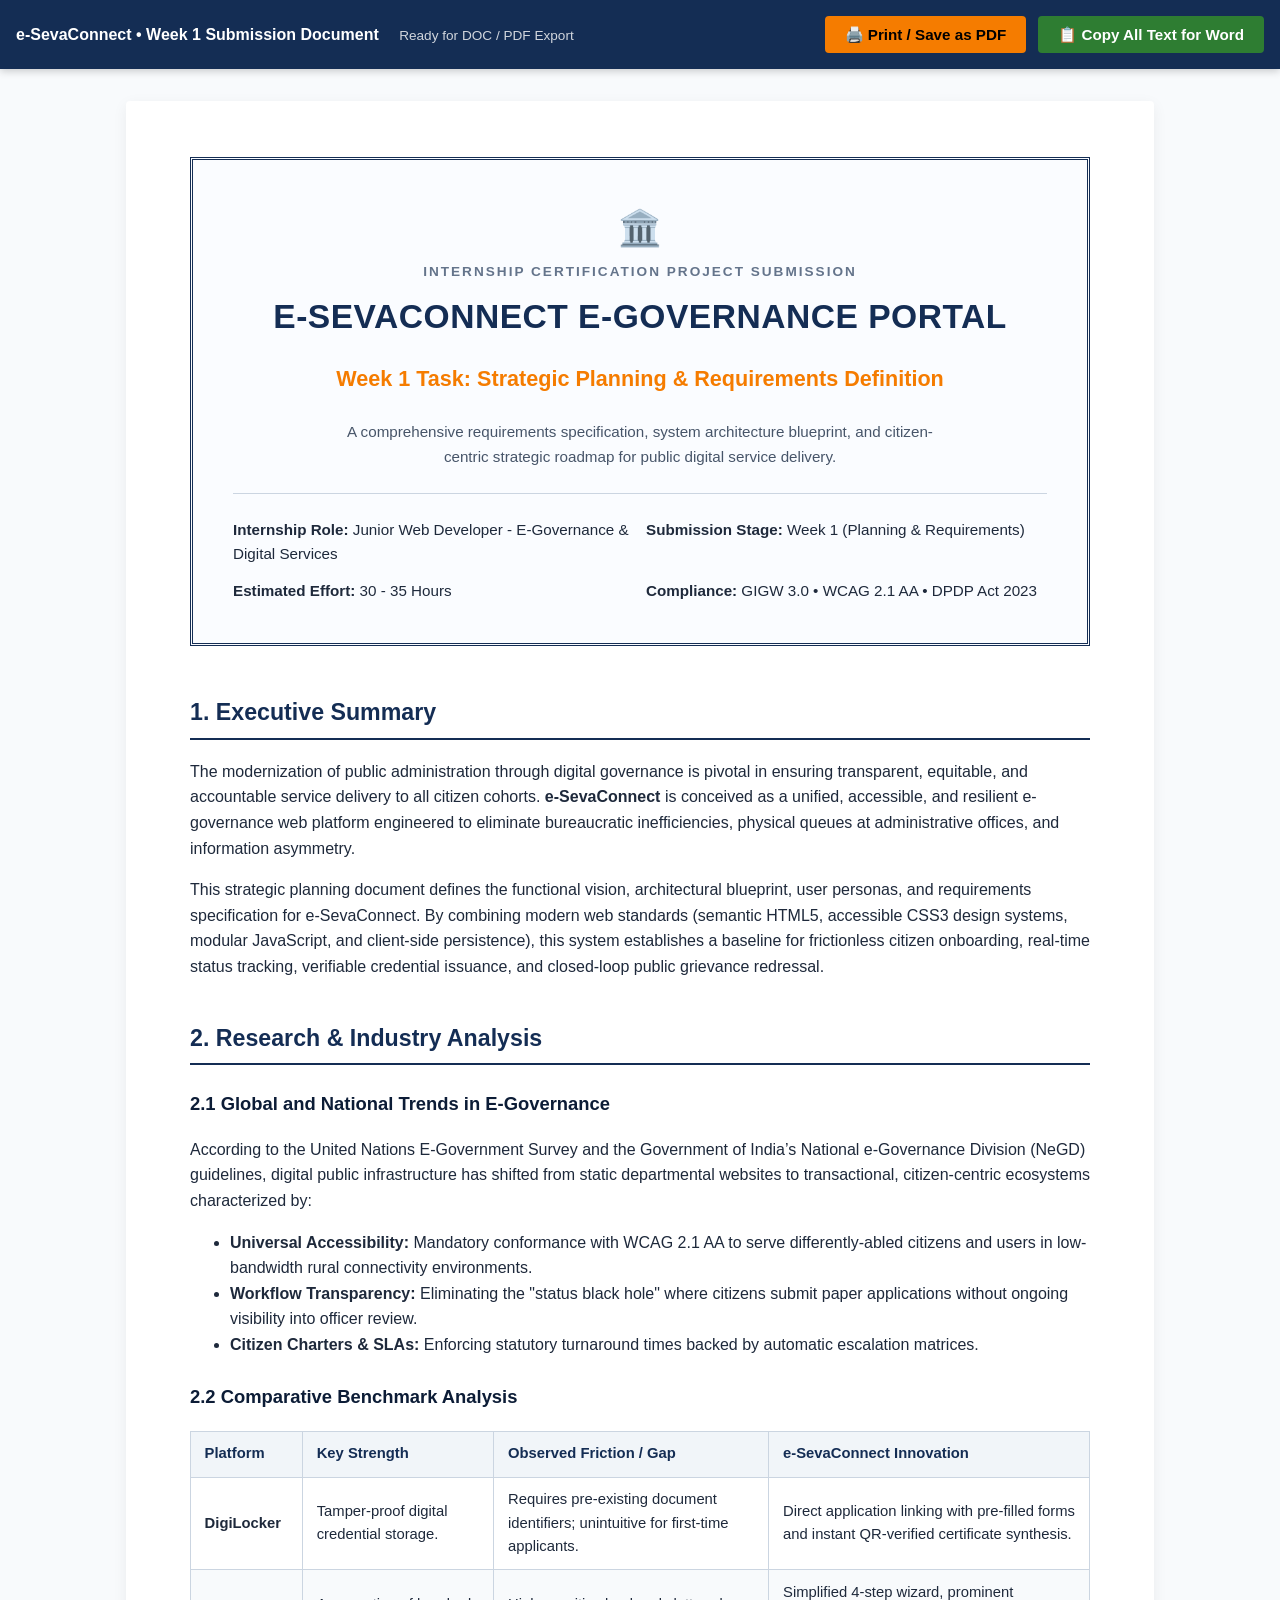
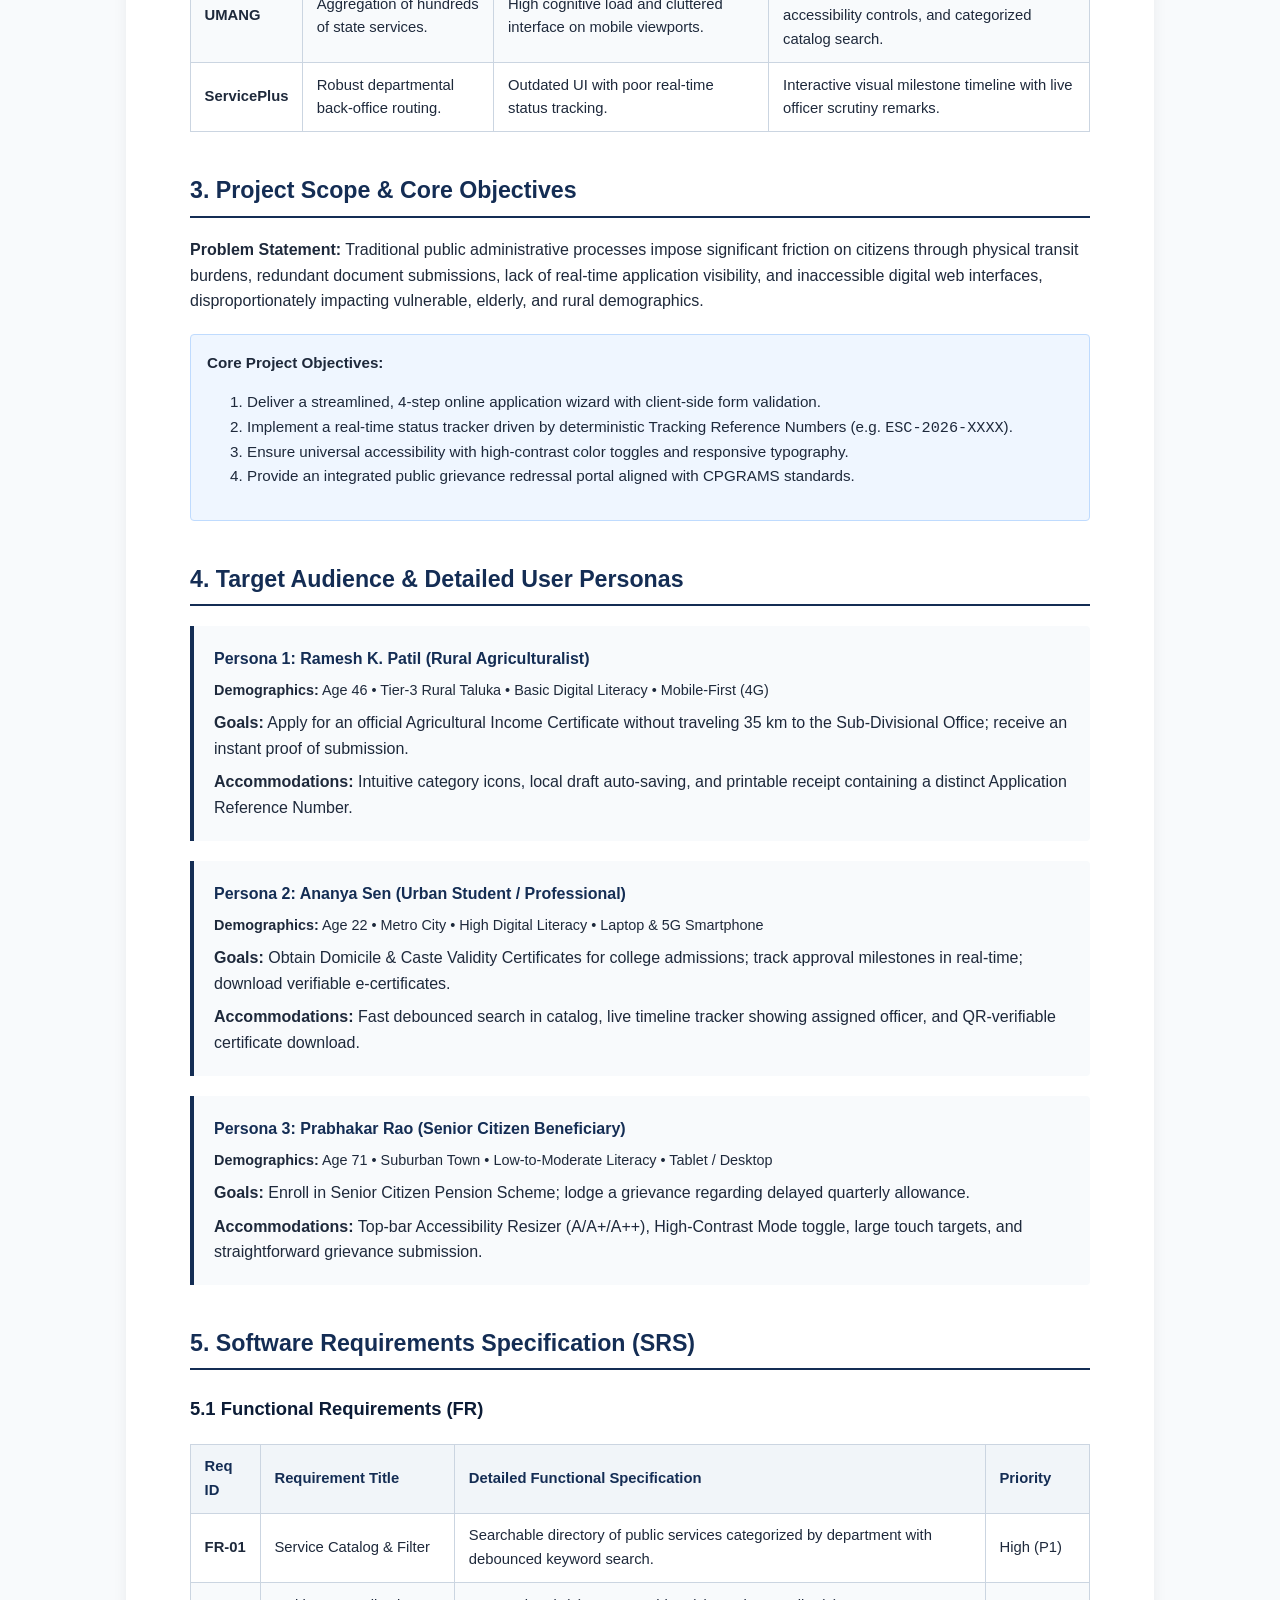
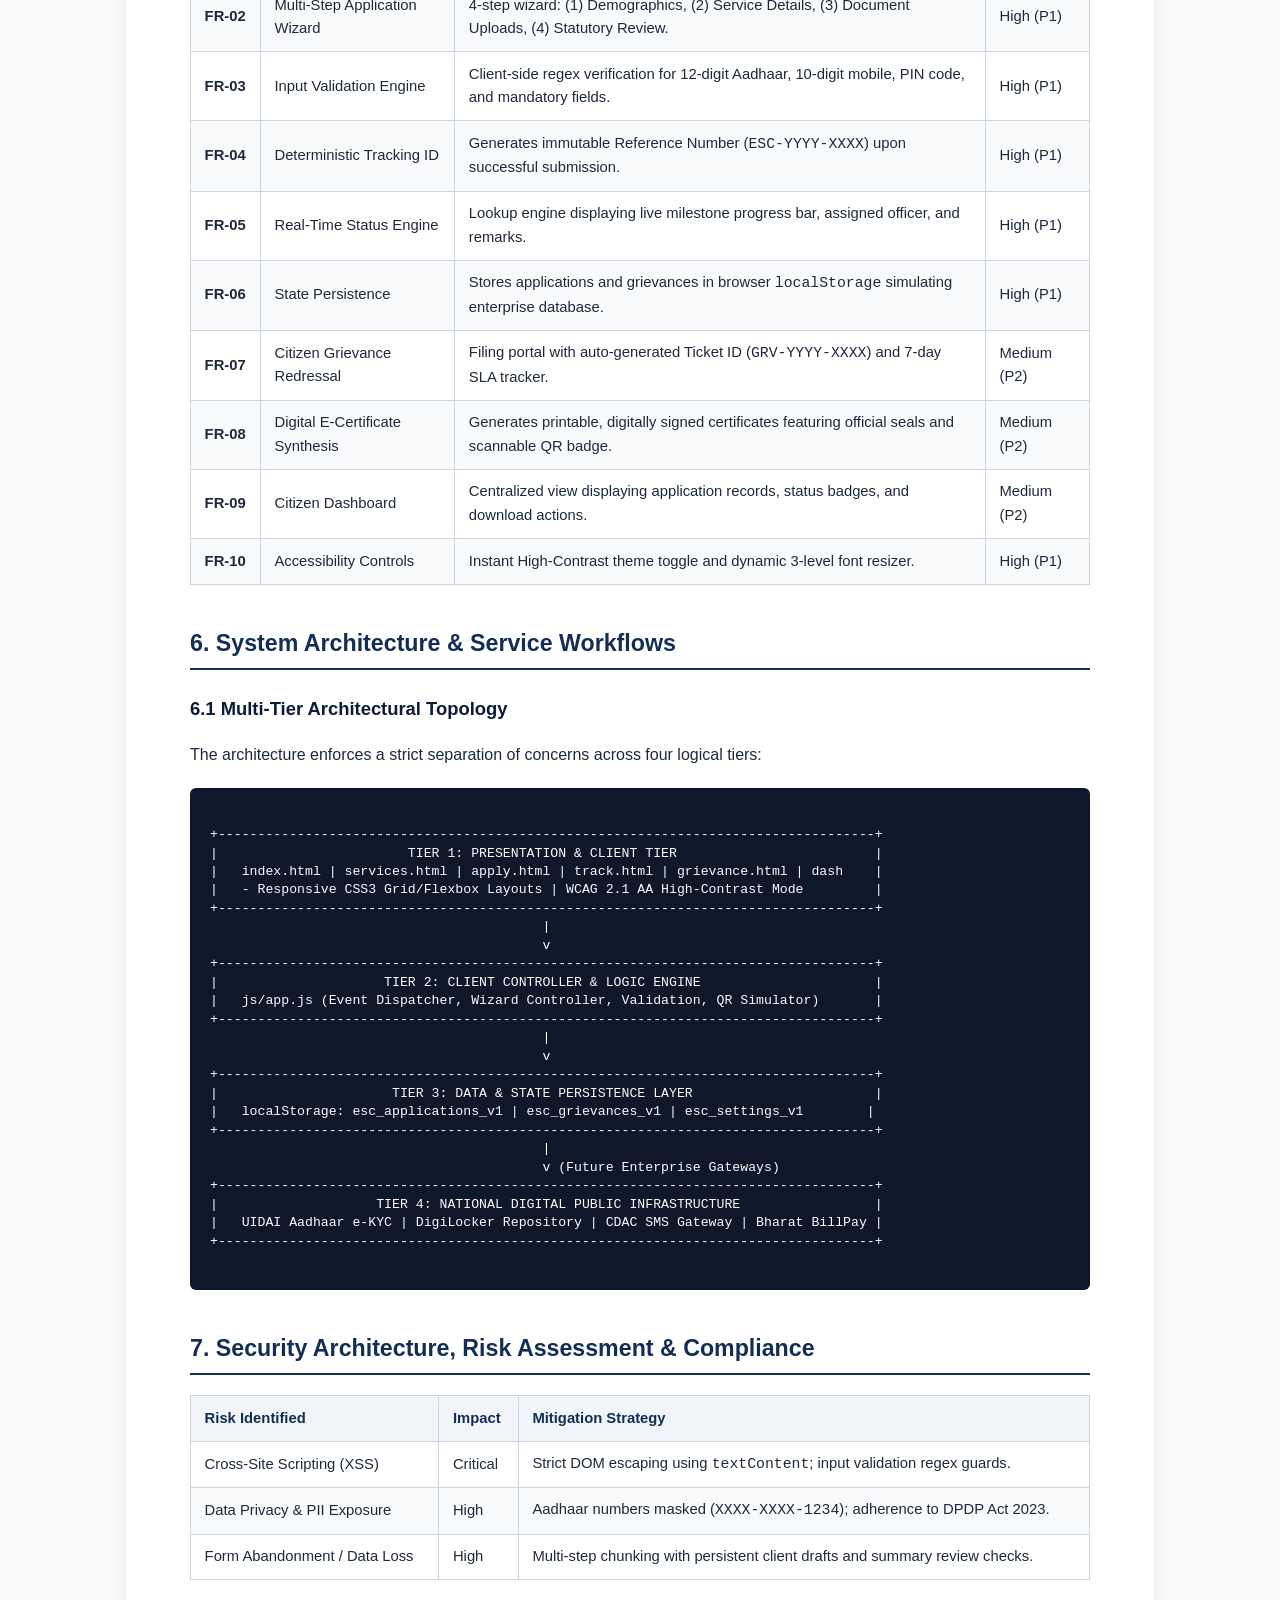
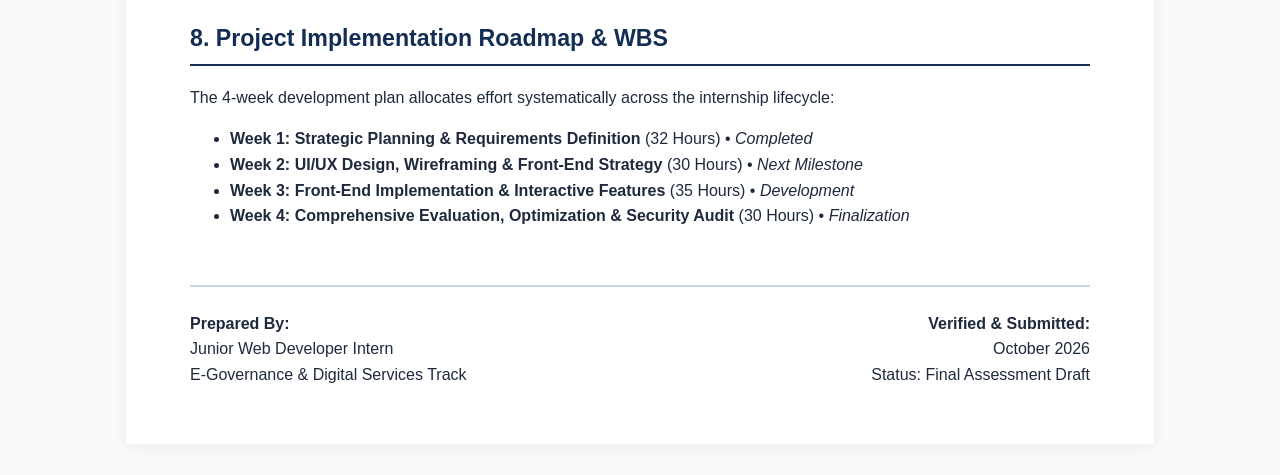
<file: submissions/Week_1_Submission_Document.html>
<!DOCTYPE html>
<html lang="en">
<head>
  <meta charset="UTF-8">
  <meta name="viewport" content="width=device-width, initial-scale=1.0">
  <title>Week 1 Task Submission - Strategic Planning & Requirements Definition</title>
  <style>
    @media print {
      .no-print { display: none !important; }
      body { font-size: 11pt; line-height: 1.5; color: #000; background: #fff; }
      .page-break { page-break-before: always; }
      .container { max-width: 100% !important; padding: 0 !important; }
    }
    body {
      font-family: 'Calibri', 'Segoe UI', Arial, sans-serif;
      line-height: 1.6;
      color: #1e293b;
      background-color: #f8fafc;
      margin: 0;
      padding: 0;
    }
    .no-print {
      background-color: #142d54;
      color: #fff;
      padding: 1rem;
      position: sticky;
      top: 0;
      z-index: 1000;
      display: flex;
      justify-content: space-between;
      align-items: center;
      box-shadow: 0 2px 8px rgba(0,0,0,0.2);
    }
    .btn-action {
      background: #f57c00;
      color: #000;
      font-weight: bold;
      border: none;
      padding: 0.6rem 1.25rem;
      border-radius: 4px;
      cursor: pointer;
      font-size: 0.95rem;
      text-decoration: none;
    }
    .btn-action:hover { background: #b25000; color: #fff; }
    .container {
      max-width: 900px;
      margin: 2rem auto;
      background: #ffffff;
      padding: 3.5rem 4rem;
      box-shadow: 0 4px 15px rgba(0,0,0,0.06);
      border-radius: 4px;
    }
    .cover-box {
      border: 3px double #142d54;
      padding: 2.5rem;
      text-align: center;
      margin-bottom: 3rem;
      background: #fafcff;
    }
    .cover-box h1 {
      color: #142d54;
      font-size: 2.1rem;
      margin: 0.5rem 0;
      text-transform: uppercase;
      letter-spacing: 0.5px;
    }
    .cover-box h2 {
      color: #f57c00;
      font-size: 1.35rem;
      font-weight: 600;
      margin-bottom: 1.5rem;
    }
    .meta-grid {
      display: grid;
      grid-template-columns: 1fr 1fr;
      text-align: left;
      gap: 0.75rem;
      margin-top: 1.5rem;
      padding-top: 1.5rem;
      border-top: 1px solid #cbd5e1;
      font-size: 0.95rem;
    }
    h2.sec-title {
      color: #142d54;
      border-bottom: 2px solid #142d54;
      padding-bottom: 0.4rem;
      margin-top: 2.5rem;
      font-size: 1.45rem;
    }
    h3.sub-title {
      color: #0c1c36;
      margin-top: 1.5rem;
      font-size: 1.15rem;
    }
    table {
      width: 100%;
      border-collapse: collapse;
      margin: 1.25rem 0;
      font-size: 0.925rem;
    }
    th, td {
      border: 1px solid #cbd5e1;
      padding: 0.65rem 0.85rem;
      text-align: left;
    }
    th {
      background-color: #f1f5f9;
      color: #142d54;
      font-weight: 700;
    }
    tr:nth-child(even) { background-color: #f8fafc; }
    .persona-card {
      background: #f8fafc;
      border-left: 4px solid #142d54;
      padding: 1.25rem;
      margin-bottom: 1.25rem;
      border-radius: 0 4px 4px 0;
    }
    .code-diagram {
      background: #0f172a;
      color: #f8fafc;
      padding: 1.25rem;
      border-radius: 6px;
      font-family: 'Consolas', 'Courier New', monospace;
      font-size: 0.825rem;
      overflow-x: auto;
      white-space: pre;
      line-height: 1.4;
      margin: 1.25rem 0;
    }
    .alert-box {
      background: #eff6ff;
      border: 1px solid #bfdbfe;
      padding: 1rem;
      border-radius: 4px;
      margin: 1.25rem 0;
      font-size: 0.95rem;
    }
  </style>
</head>
<body>

  <!-- Top Action Bar (Hidden in Print) -->
  <div class="no-print">
    <div>
      <strong>e-SevaConnect &bull; Week 1 Submission Document</strong>
      <span style="opacity: 0.8; font-size: 0.85rem; margin-left: 1rem;">Ready for DOC / PDF Export</span>
    </div>
    <div style="display: flex; gap: 0.75rem;">
      <button class="btn-action" onclick="window.print()">🖨️ Print / Save as PDF</button>
      <button class="btn-action" style="background: #2e7d32; color: #fff;" onclick="selectAndCopy()">📋 Copy All Text for Word</button>
    </div>
  </div>

  <div class="container" id="printable-doc">
    <!-- Cover Page -->
    <div class="cover-box">
      <div style="font-size: 2.2rem; margin-bottom: 0.25rem;">🏛️</div>
      <div style="font-size: 0.85rem; font-weight: 700; color: #64748b; letter-spacing: 2px;">INTERNSHIP CERTIFICATION PROJECT SUBMISSION</div>
      <h1>e-SevaConnect E-Governance Portal</h1>
      <h2>Week 1 Task: Strategic Planning &amp; Requirements Definition</h2>
      <p style="font-size: 0.95rem; color: #475569; max-width: 600px; margin: 0 auto;">
        A comprehensive requirements specification, system architecture blueprint, and citizen-centric strategic roadmap for public digital service delivery.
      </p>

      <div class="meta-grid">
        <div><strong>Internship Role:</strong> Junior Web Developer - E-Governance &amp; Digital Services</div>
        <div><strong>Submission Stage:</strong> Week 1 (Planning &amp; Requirements)</div>
        <div><strong>Estimated Effort:</strong> 30 - 35 Hours</div>
        <div><strong>Compliance:</strong> GIGW 3.0 &bull; WCAG 2.1 AA &bull; DPDP Act 2023</div>
      </div>
    </div>

    <!-- 1. Executive Summary -->
    <h2 class="sec-title">1. Executive Summary</h2>
    <p>
      The modernization of public administration through digital governance is pivotal in ensuring transparent, equitable, and accountable service delivery to all citizen cohorts. <strong>e-SevaConnect</strong> is conceived as a unified, accessible, and resilient e-governance web platform engineered to eliminate bureaucratic inefficiencies, physical queues at administrative offices, and information asymmetry.
    </p>
    <p>
      This strategic planning document defines the functional vision, architectural blueprint, user personas, and requirements specification for e-SevaConnect. By combining modern web standards (semantic HTML5, accessible CSS3 design systems, modular JavaScript, and client-side persistence), this system establishes a baseline for frictionless citizen onboarding, real-time status tracking, verifiable credential issuance, and closed-loop public grievance redressal.
    </p>

    <!-- 2. Research & Industry Analysis -->
    <h2 class="sec-title">2. Research &amp; Industry Analysis</h2>
    <h3 class="sub-title">2.1 Global and National Trends in E-Governance</h3>
    <p>
      According to the United Nations E-Government Survey and the Government of India’s National e-Governance Division (NeGD) guidelines, digital public infrastructure has shifted from static departmental websites to transactional, citizen-centric ecosystems characterized by:
    </p>
    <ul>
      <li><strong>Universal Accessibility:</strong> Mandatory conformance with WCAG 2.1 AA to serve differently-abled citizens and users in low-bandwidth rural connectivity environments.</li>
      <li><strong>Workflow Transparency:</strong> Eliminating the "status black hole" where citizens submit paper applications without ongoing visibility into officer review.</li>
      <li><strong>Citizen Charters &amp; SLAs:</strong> Enforcing statutory turnaround times backed by automatic escalation matrices.</li>
    </ul>

    <h3 class="sub-title">2.2 Comparative Benchmark Analysis</h3>
    <table>
      <thead>
        <tr>
          <th>Platform</th>
          <th>Key Strength</th>
          <th>Observed Friction / Gap</th>
          <th>e-SevaConnect Innovation</th>
        </tr>
      </thead>
      <tbody>
        <tr>
          <td><strong>DigiLocker</strong></td>
          <td>Tamper-proof digital credential storage.</td>
          <td>Requires pre-existing document identifiers; unintuitive for first-time applicants.</td>
          <td>Direct application linking with pre-filled forms and instant QR-verified certificate synthesis.</td>
        </tr>
        <tr>
          <td><strong>UMANG</strong></td>
          <td>Aggregation of hundreds of state services.</td>
          <td>High cognitive load and cluttered interface on mobile viewports.</td>
          <td>Simplified 4-step wizard, prominent accessibility controls, and categorized catalog search.</td>
        </tr>
        <tr>
          <td><strong>ServicePlus</strong></td>
          <td>Robust departmental back-office routing.</td>
          <td>Outdated UI with poor real-time status tracking.</td>
          <td>Interactive visual milestone timeline with live officer scrutiny remarks.</td>
        </tr>
      </tbody>
    </table>

    <!-- 3. Project Scope & Objectives -->
    <h2 class="sec-title">3. Project Scope &amp; Core Objectives</h2>
    <p>
      <strong>Problem Statement:</strong> Traditional public administrative processes impose significant friction on citizens through physical transit burdens, redundant document submissions, lack of real-time application visibility, and inaccessible digital web interfaces, disproportionately impacting vulnerable, elderly, and rural demographics.
    </p>
    <div class="alert-box">
      <strong>Core Project Objectives:</strong>
      <ol>
        <li>Deliver a streamlined, 4-step online application wizard with client-side form validation.</li>
        <li>Implement a real-time status tracker driven by deterministic Tracking Reference Numbers (e.g. <code>ESC-2026-XXXX</code>).</li>
        <li>Ensure universal accessibility with high-contrast color toggles and responsive typography.</li>
        <li>Provide an integrated public grievance redressal portal aligned with CPGRAMS standards.</li>
      </ol>
    </div>

    <!-- 4. Target Audience & User Personas -->
    <h2 class="sec-title">4. Target Audience &amp; Detailed User Personas</h2>

    <div class="persona-card">
      <h4 style="margin: 0 0 0.5rem; color: #142d54;">Persona 1: Ramesh K. Patil (Rural Agriculturalist)</h4>
      <p style="margin: 0 0 0.5rem; font-size: 0.9rem;"><strong>Demographics:</strong> Age 46 &bull; Tier-3 Rural Taluka &bull; Basic Digital Literacy &bull; Mobile-First (4G)</p>
      <p style="margin: 0 0 0.5rem;"><strong>Goals:</strong> Apply for an official Agricultural Income Certificate without traveling 35 km to the Sub-Divisional Office; receive an instant proof of submission.</p>
      <p style="margin: 0;"><strong>Accommodations:</strong> Intuitive category icons, local draft auto-saving, and printable receipt containing a distinct Application Reference Number.</p>
    </div>

    <div class="persona-card">
      <h4 style="margin: 0 0 0.5rem; color: #142d54;">Persona 2: Ananya Sen (Urban Student / Professional)</h4>
      <p style="margin: 0 0 0.5rem; font-size: 0.9rem;"><strong>Demographics:</strong> Age 22 &bull; Metro City &bull; High Digital Literacy &bull; Laptop &amp; 5G Smartphone</p>
      <p style="margin: 0 0 0.5rem;"><strong>Goals:</strong> Obtain Domicile &amp; Caste Validity Certificates for college admissions; track approval milestones in real-time; download verifiable e-certificates.</p>
      <p style="margin: 0;"><strong>Accommodations:</strong> Fast debounced search in catalog, live timeline tracker showing assigned officer, and QR-verifiable certificate download.</p>
    </div>

    <div class="persona-card">
      <h4 style="margin: 0 0 0.5rem; color: #142d54;">Persona 3: Prabhakar Rao (Senior Citizen Beneficiary)</h4>
      <p style="margin: 0 0 0.5rem; font-size: 0.9rem;"><strong>Demographics:</strong> Age 71 &bull; Suburban Town &bull; Low-to-Moderate Literacy &bull; Tablet / Desktop</p>
      <p style="margin: 0 0 0.5rem;"><strong>Goals:</strong> Enroll in Senior Citizen Pension Scheme; lodge a grievance regarding delayed quarterly allowance.</p>
      <p style="margin: 0;"><strong>Accommodations:</strong> Top-bar Accessibility Resizer (A/A+/A++), High-Contrast Mode toggle, large touch targets, and straightforward grievance submission.</p>
    </div>

    <!-- 5. Software Requirements Specification -->
    <h2 class="sec-title">5. Software Requirements Specification (SRS)</h2>
    <h3 class="sub-title">5.1 Functional Requirements (FR)</h3>
    <table>
      <thead>
        <tr>
          <th>Req ID</th>
          <th>Requirement Title</th>
          <th>Detailed Functional Specification</th>
          <th>Priority</th>
        </tr>
      </thead>
      <tbody>
        <tr>
          <td><strong>FR-01</strong></td>
          <td>Service Catalog &amp; Filter</td>
          <td>Searchable directory of public services categorized by department with debounced keyword search.</td>
          <td>High (P1)</td>
        </tr>
        <tr>
          <td><strong>FR-02</strong></td>
          <td>Multi-Step Application Wizard</td>
          <td>4-step wizard: (1) Demographics, (2) Service Details, (3) Document Uploads, (4) Statutory Review.</td>
          <td>High (P1)</td>
        </tr>
        <tr>
          <td><strong>FR-03</strong></td>
          <td>Input Validation Engine</td>
          <td>Client-side regex verification for 12-digit Aadhaar, 10-digit mobile, PIN code, and mandatory fields.</td>
          <td>High (P1)</td>
        </tr>
        <tr>
          <td><strong>FR-04</strong></td>
          <td>Deterministic Tracking ID</td>
          <td>Generates immutable Reference Number (<code>ESC-YYYY-XXXX</code>) upon successful submission.</td>
          <td>High (P1)</td>
        </tr>
        <tr>
          <td><strong>FR-05</strong></td>
          <td>Real-Time Status Engine</td>
          <td>Lookup engine displaying live milestone progress bar, assigned officer, and remarks.</td>
          <td>High (P1)</td>
        </tr>
        <tr>
          <td><strong>FR-06</strong></td>
          <td>State Persistence</td>
          <td>Stores applications and grievances in browser <code>localStorage</code> simulating enterprise database.</td>
          <td>High (P1)</td>
        </tr>
        <tr>
          <td><strong>FR-07</strong></td>
          <td>Citizen Grievance Redressal</td>
          <td>Filing portal with auto-generated Ticket ID (<code>GRV-YYYY-XXXX</code>) and 7-day SLA tracker.</td>
          <td>Medium (P2)</td>
        </tr>
        <tr>
          <td><strong>FR-08</strong></td>
          <td>Digital E-Certificate Synthesis</td>
          <td>Generates printable, digitally signed certificates featuring official seals and scannable QR badge.</td>
          <td>Medium (P2)</td>
        </tr>
        <tr>
          <td><strong>FR-09</strong></td>
          <td>Citizen Dashboard</td>
          <td>Centralized view displaying application records, status badges, and download actions.</td>
          <td>Medium (P2)</td>
        </tr>
        <tr>
          <td><strong>FR-10</strong></td>
          <td>Accessibility Controls</td>
          <td>Instant High-Contrast theme toggle and dynamic 3-level font resizer.</td>
          <td>High (P1)</td>
        </tr>
      </tbody>
    </table>

    <!-- 6. System Architecture & Workflows -->
    <h2 class="sec-title">6. System Architecture &amp; Service Workflows</h2>
    <h3 class="sub-title">6.1 Multi-Tier Architectural Topology</h3>
    <p>
      The architecture enforces a strict separation of concerns across four logical tiers:
    </p>
    <div class="code-diagram">
+-----------------------------------------------------------------------------------+
|                        TIER 1: PRESENTATION & CLIENT TIER                         |
|   index.html | services.html | apply.html | track.html | grievance.html | dash    |
|   - Responsive CSS3 Grid/Flexbox Layouts | WCAG 2.1 AA High-Contrast Mode         |
+-----------------------------------------------------------------------------------+
                                          |
                                          v
+-----------------------------------------------------------------------------------+
|                     TIER 2: CLIENT CONTROLLER & LOGIC ENGINE                      |
|   js/app.js (Event Dispatcher, Wizard Controller, Validation, QR Simulator)       |
+-----------------------------------------------------------------------------------+
                                          |
                                          v
+-----------------------------------------------------------------------------------+
|                      TIER 3: DATA & STATE PERSISTENCE LAYER                       |
|   localStorage: esc_applications_v1 | esc_grievances_v1 | esc_settings_v1        |
+-----------------------------------------------------------------------------------+
                                          |
                                          v (Future Enterprise Gateways)
+-----------------------------------------------------------------------------------+
|                    TIER 4: NATIONAL DIGITAL PUBLIC INFRASTRUCTURE                 |
|   UIDAI Aadhaar e-KYC | DigiLocker Repository | CDAC SMS Gateway | Bharat BillPay |
+-----------------------------------------------------------------------------------+
    </div>

    <!-- 7. Security & Risk Assessment -->
    <h2 class="sec-title">7. Security Architecture, Risk Assessment &amp; Compliance</h2>
    <table>
      <thead>
        <tr>
          <th>Risk Identified</th>
          <th>Impact</th>
          <th>Mitigation Strategy</th>
        </tr>
      </thead>
      <tbody>
        <tr>
          <td>Cross-Site Scripting (XSS)</td>
          <td>Critical</td>
          <td>Strict DOM escaping using <code>textContent</code>; input validation regex guards.</td>
        </tr>
        <tr>
          <td>Data Privacy &amp; PII Exposure</td>
          <td>High</td>
          <td>Aadhaar numbers masked (<code>XXXX-XXXX-1234</code>); adherence to DPDP Act 2023.</td>
        </tr>
        <tr>
          <td>Form Abandonment / Data Loss</td>
          <td>High</td>
          <td>Multi-step chunking with persistent client drafts and summary review checks.</td>
        </tr>
      </tbody>
    </table>

    <!-- 8. Implementation Roadmap -->
    <h2 class="sec-title">8. Project Implementation Roadmap &amp; WBS</h2>
    <p>
      The 4-week development plan allocates effort systematically across the internship lifecycle:
    </p>
    <ul>
      <li><strong>Week 1: Strategic Planning &amp; Requirements Definition</strong> (32 Hours) &bull; <em>Completed</em></li>
      <li><strong>Week 2: UI/UX Design, Wireframing &amp; Front-End Strategy</strong> (30 Hours) &bull; <em>Next Milestone</em></li>
      <li><strong>Week 3: Front-End Implementation &amp; Interactive Features</strong> (35 Hours) &bull; <em>Development</em></li>
      <li><strong>Week 4: Comprehensive Evaluation, Optimization &amp; Security Audit</strong> (30 Hours) &bull; <em>Finalization</em></li>
    </ul>

    <!-- Sign-off -->
    <div style="margin-top: 3.5rem; padding-top: 1.5rem; border-top: 2px solid #cbd5e1; display: flex; justify-content: space-between;">
      <div>
        <strong>Prepared By:</strong><br>
        Junior Web Developer Intern<br>
        E-Governance &amp; Digital Services Track
      </div>
      <div style="text-align: right;">
        <strong>Verified &amp; Submitted:</strong><br>
        October 2026<br>
        Status: Final Assessment Draft
      </div>
    </div>
  </div>

  <script>
    function selectAndCopy() {
      const doc = document.getElementById('printable-doc');
      const range = document.createRange();
      range.selectNode(doc);
      window.getSelection().removeAllRanges();
      window.getSelection().addRange(range);
      try {
        document.execCommand('copy');
        alert('All document text and tables copied to clipboard! You can now paste directly into Microsoft Word (DOC/DOCX).');
      } catch (err) {
        alert('Please press Ctrl+C to copy the selected text.');
      }
    }
  </script>
</body>
</html>
</file>
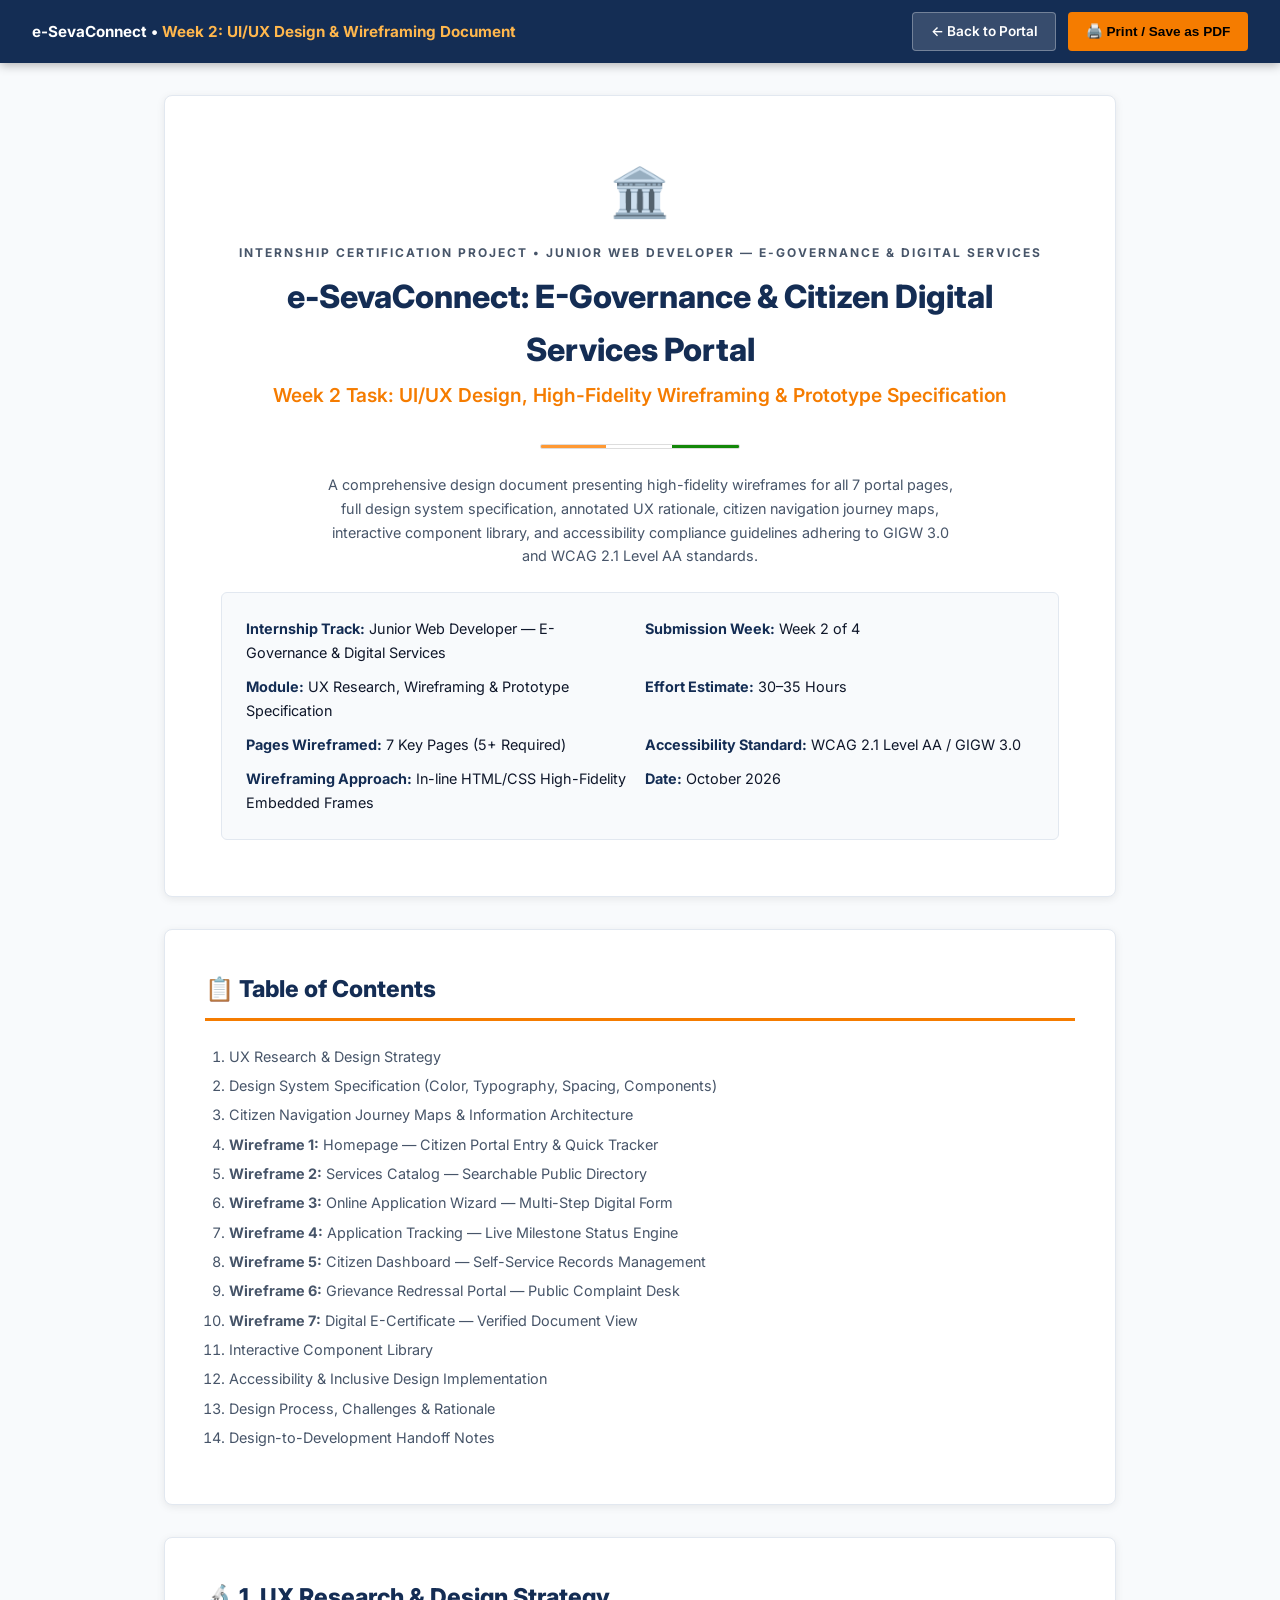
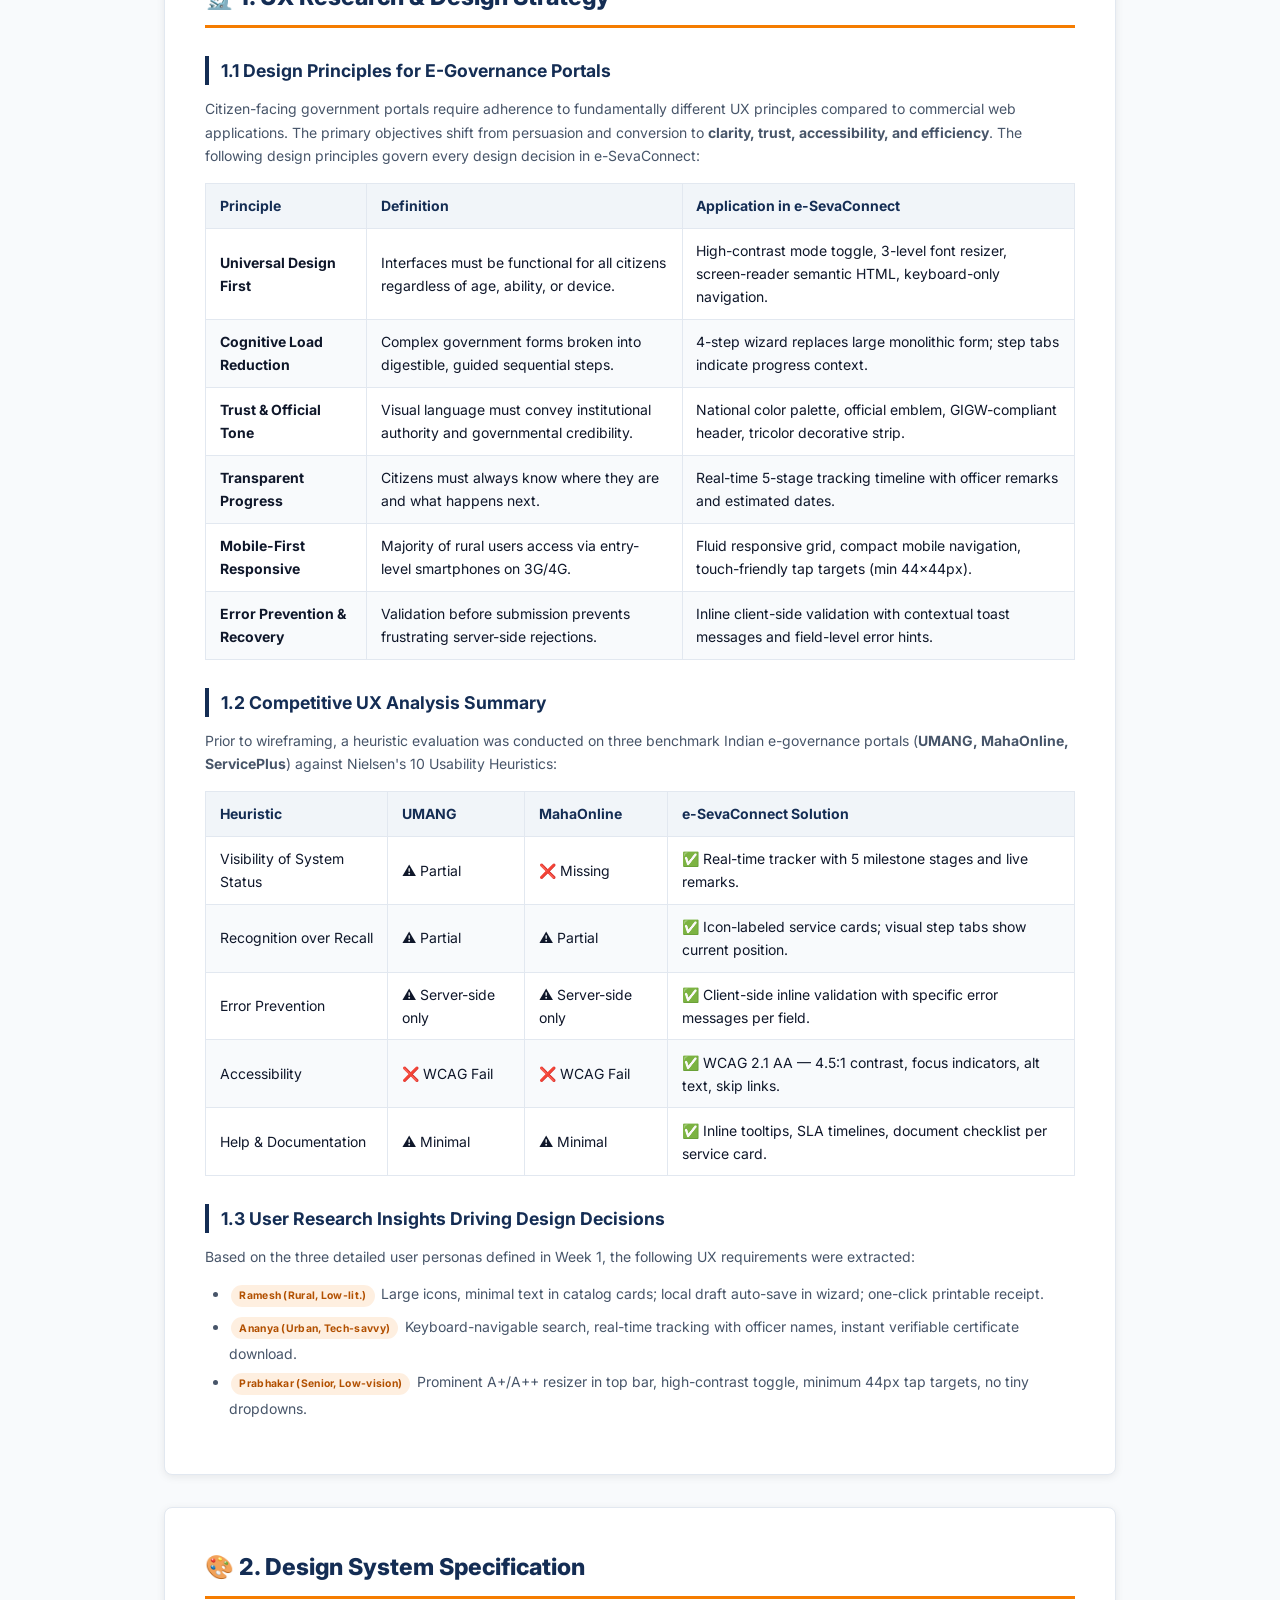
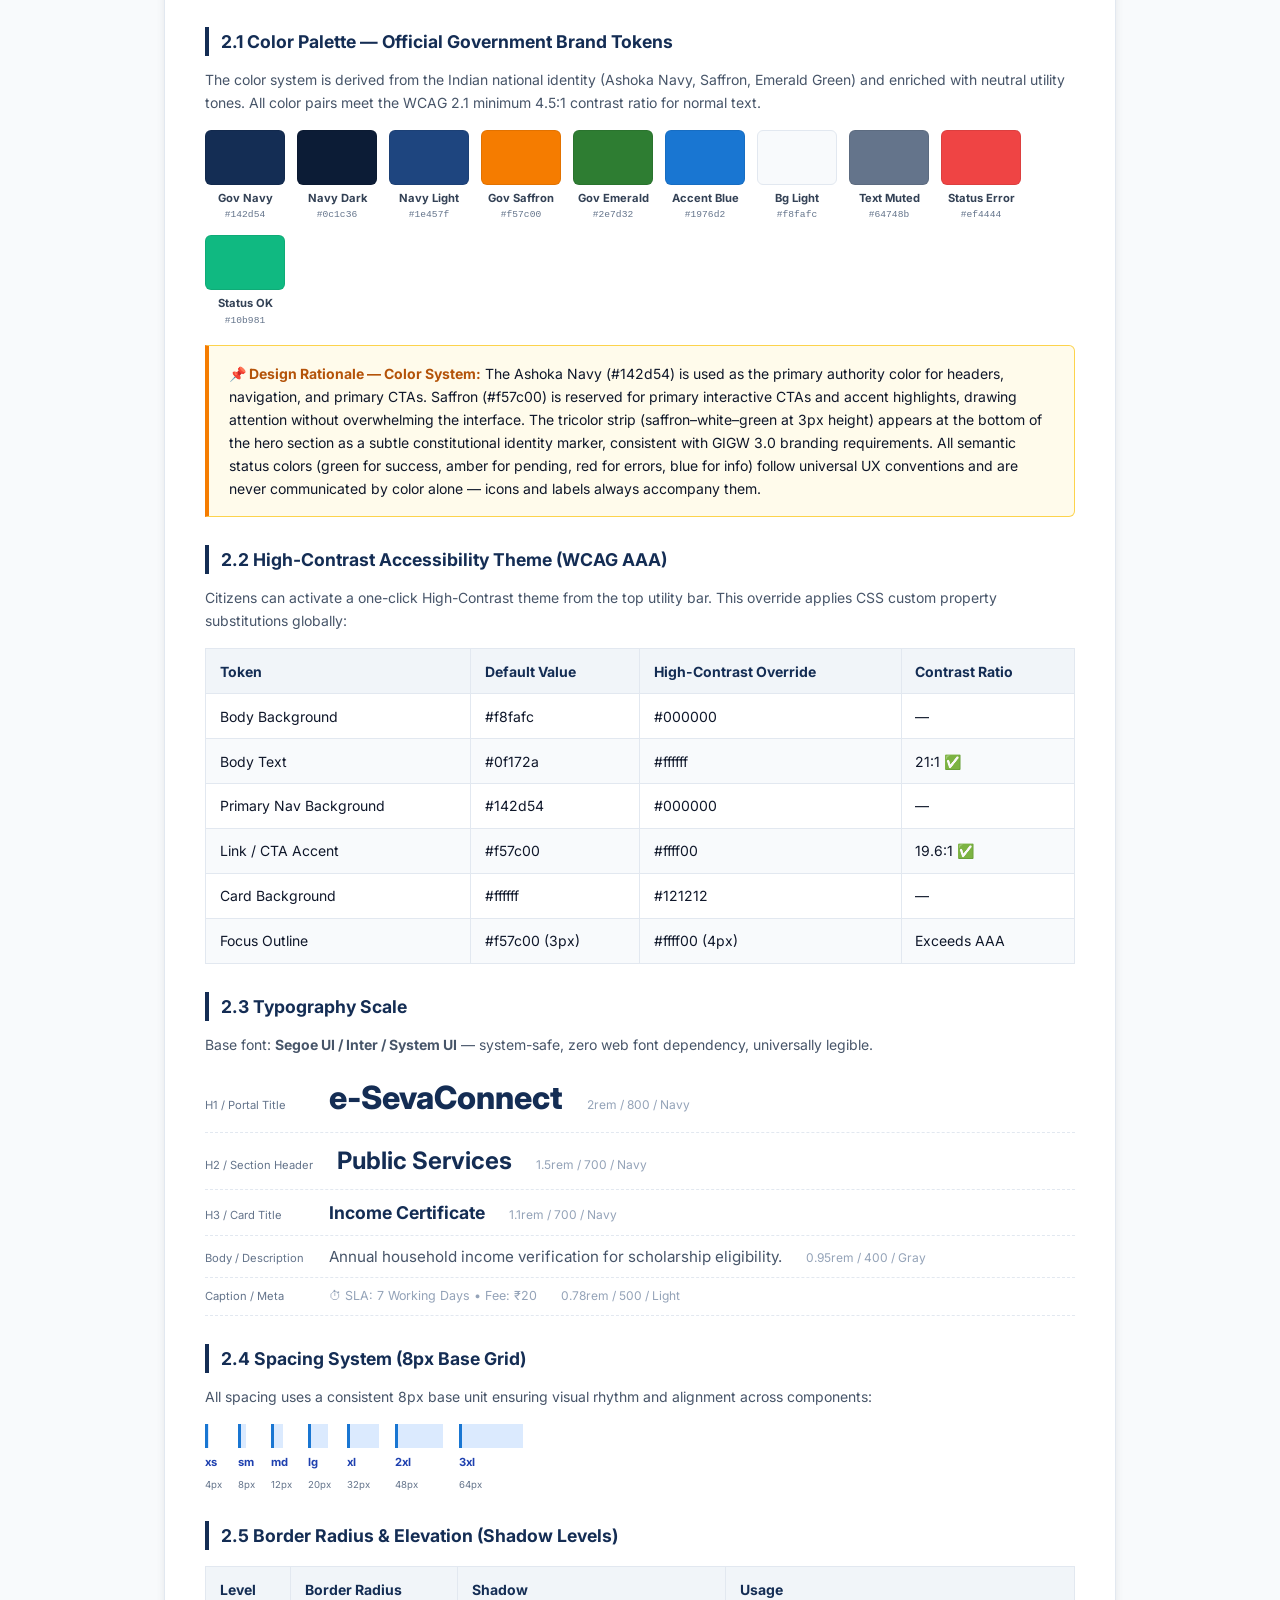
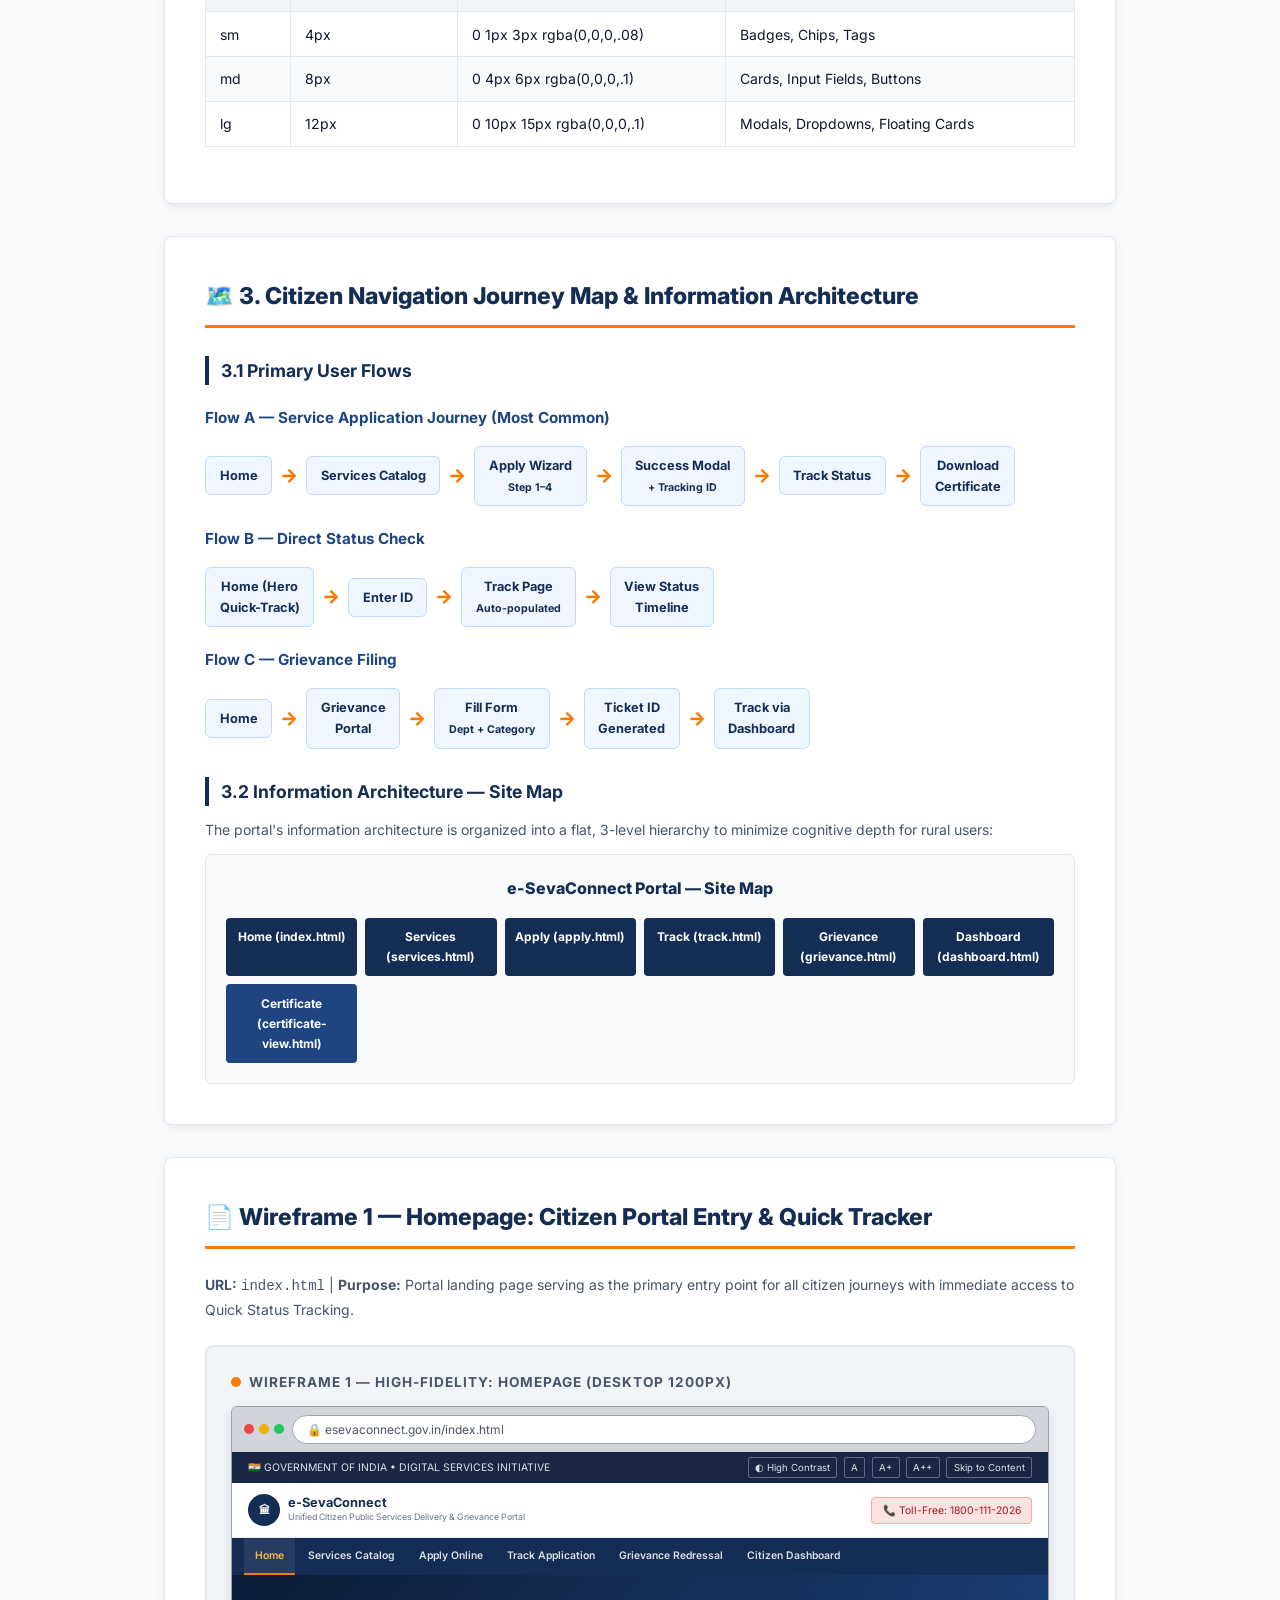
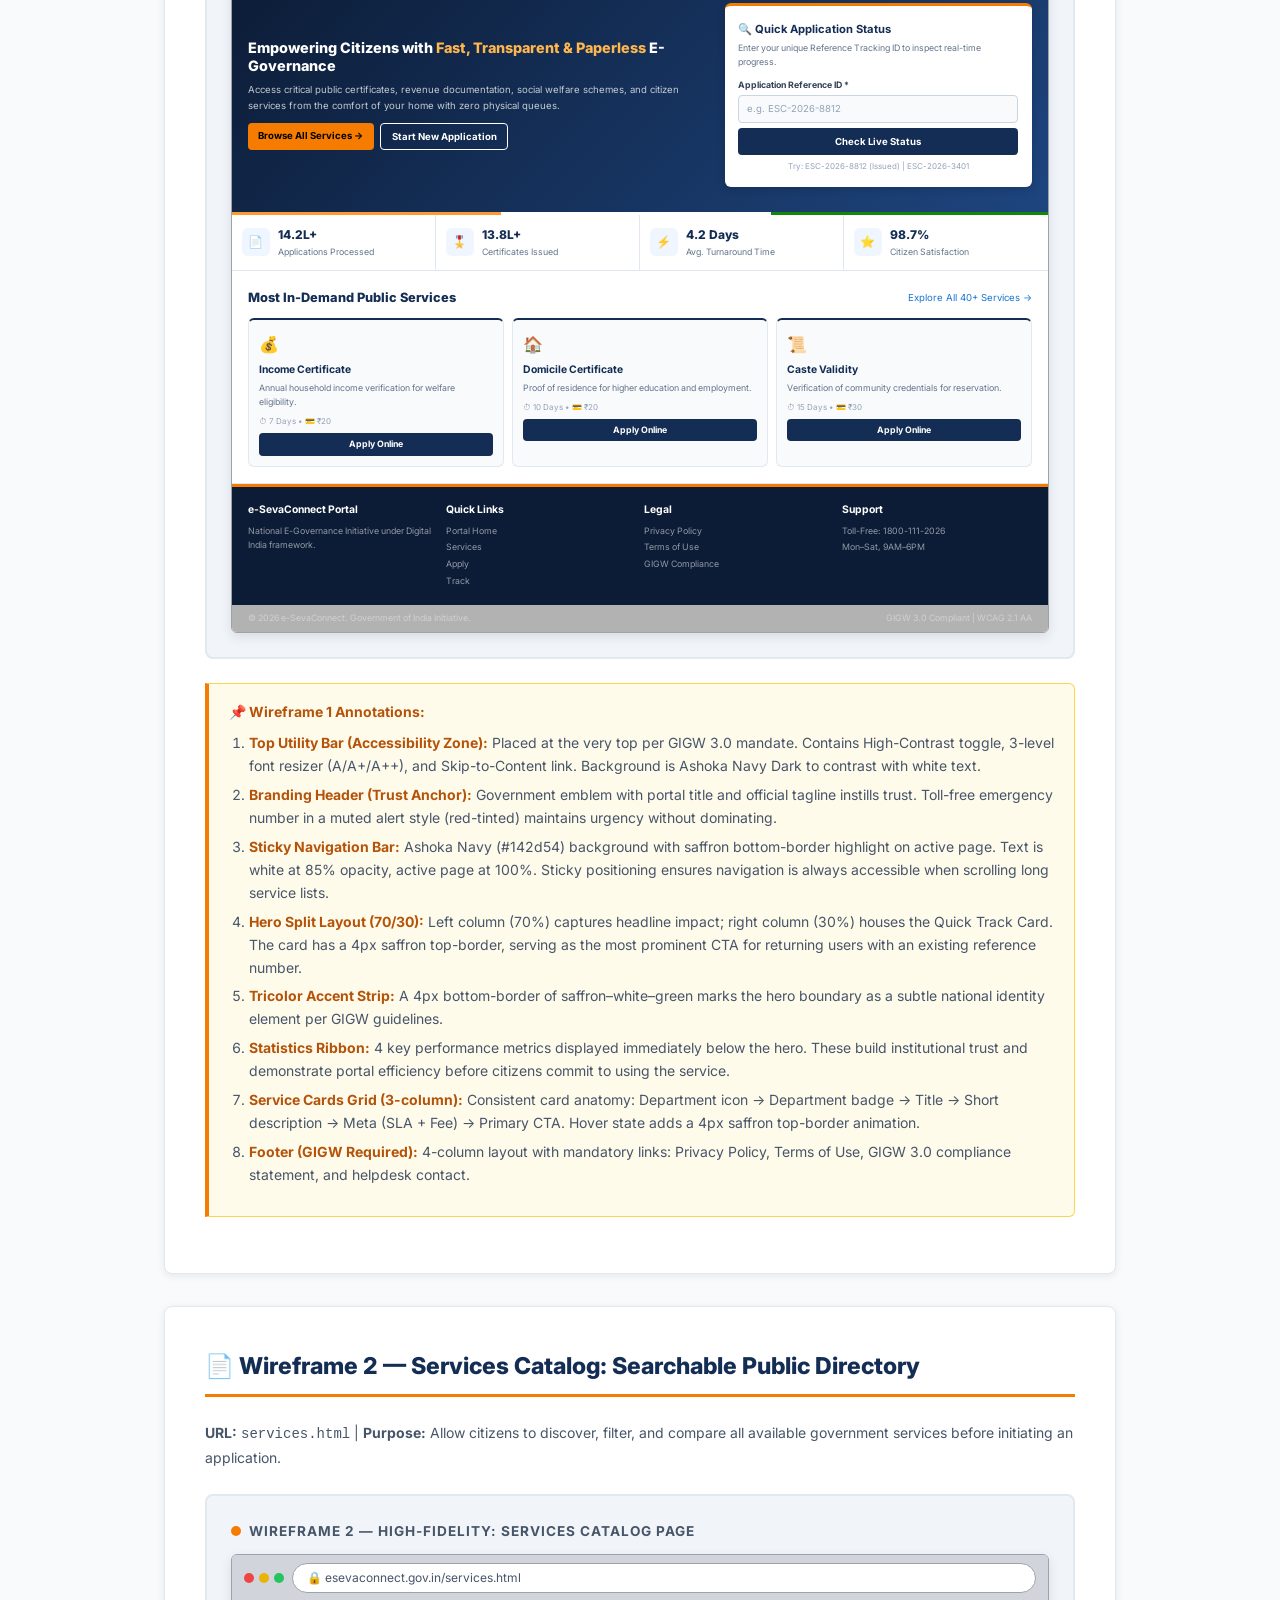
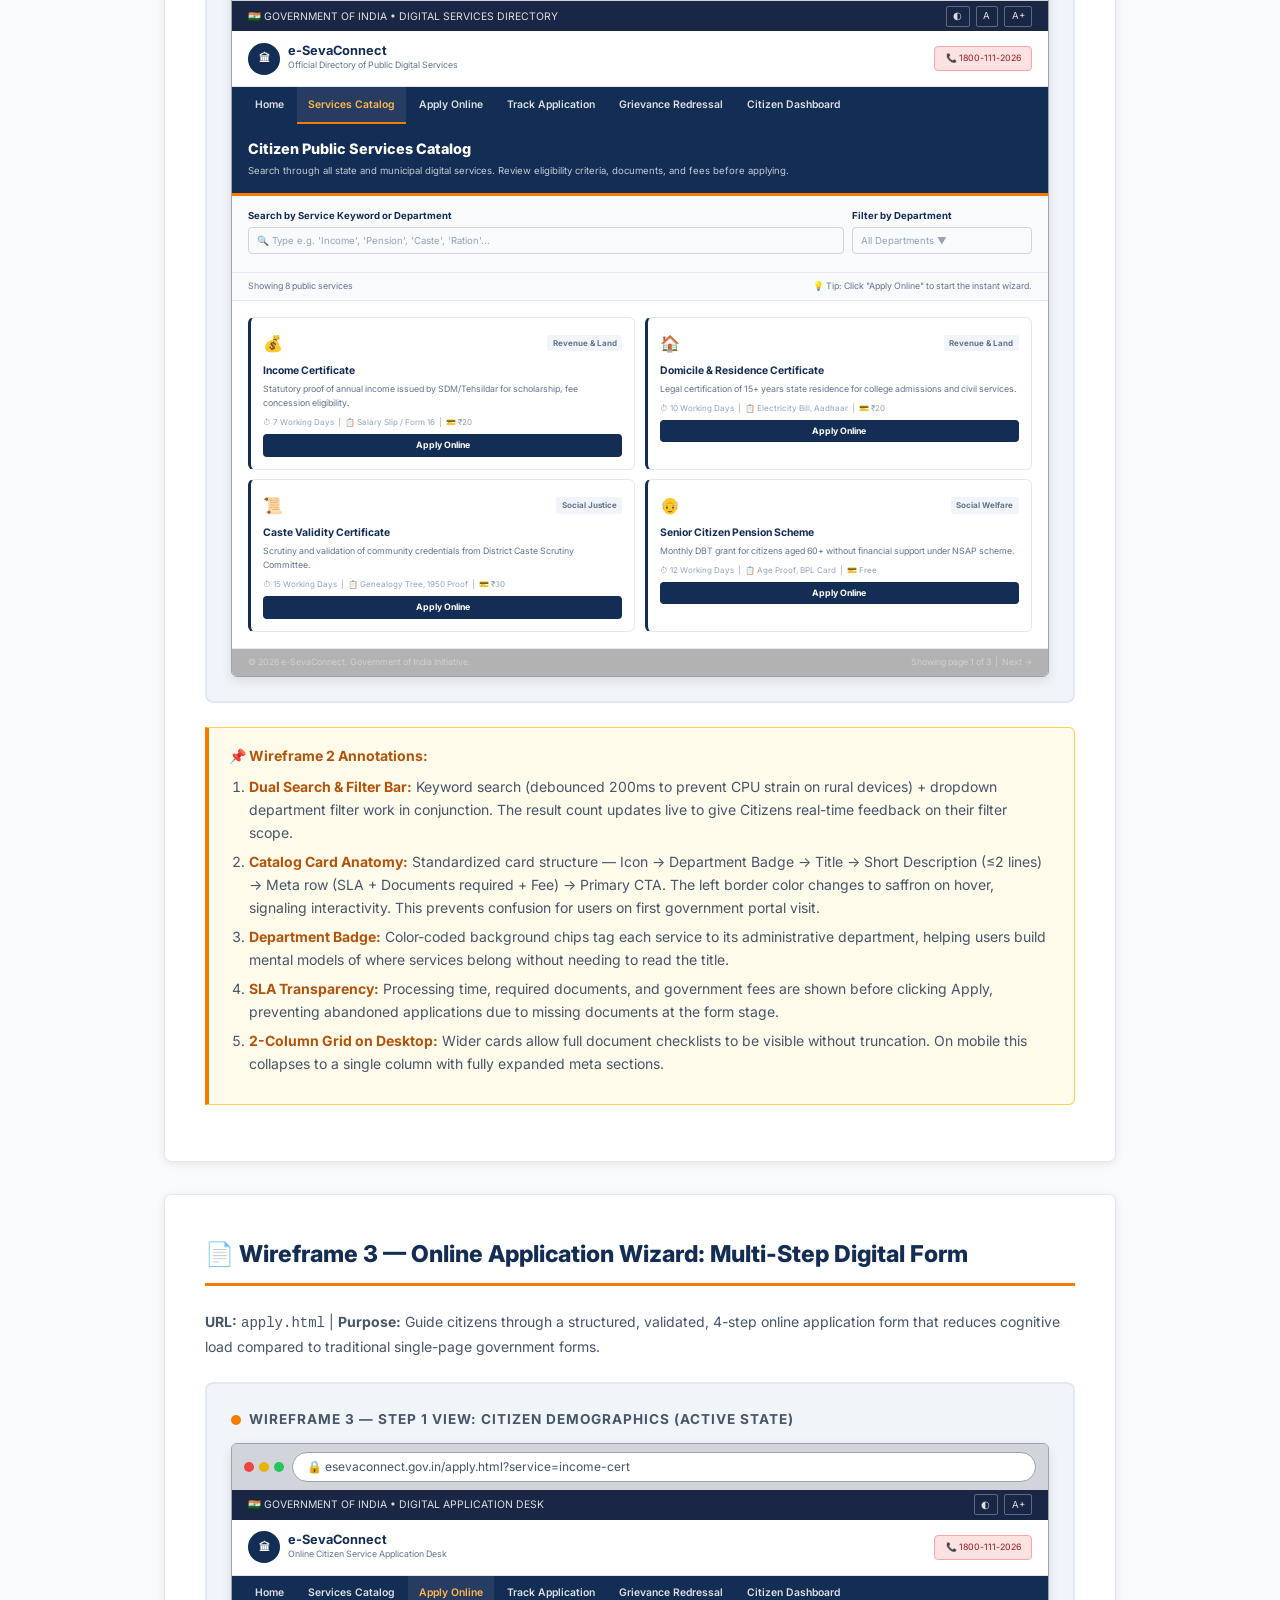
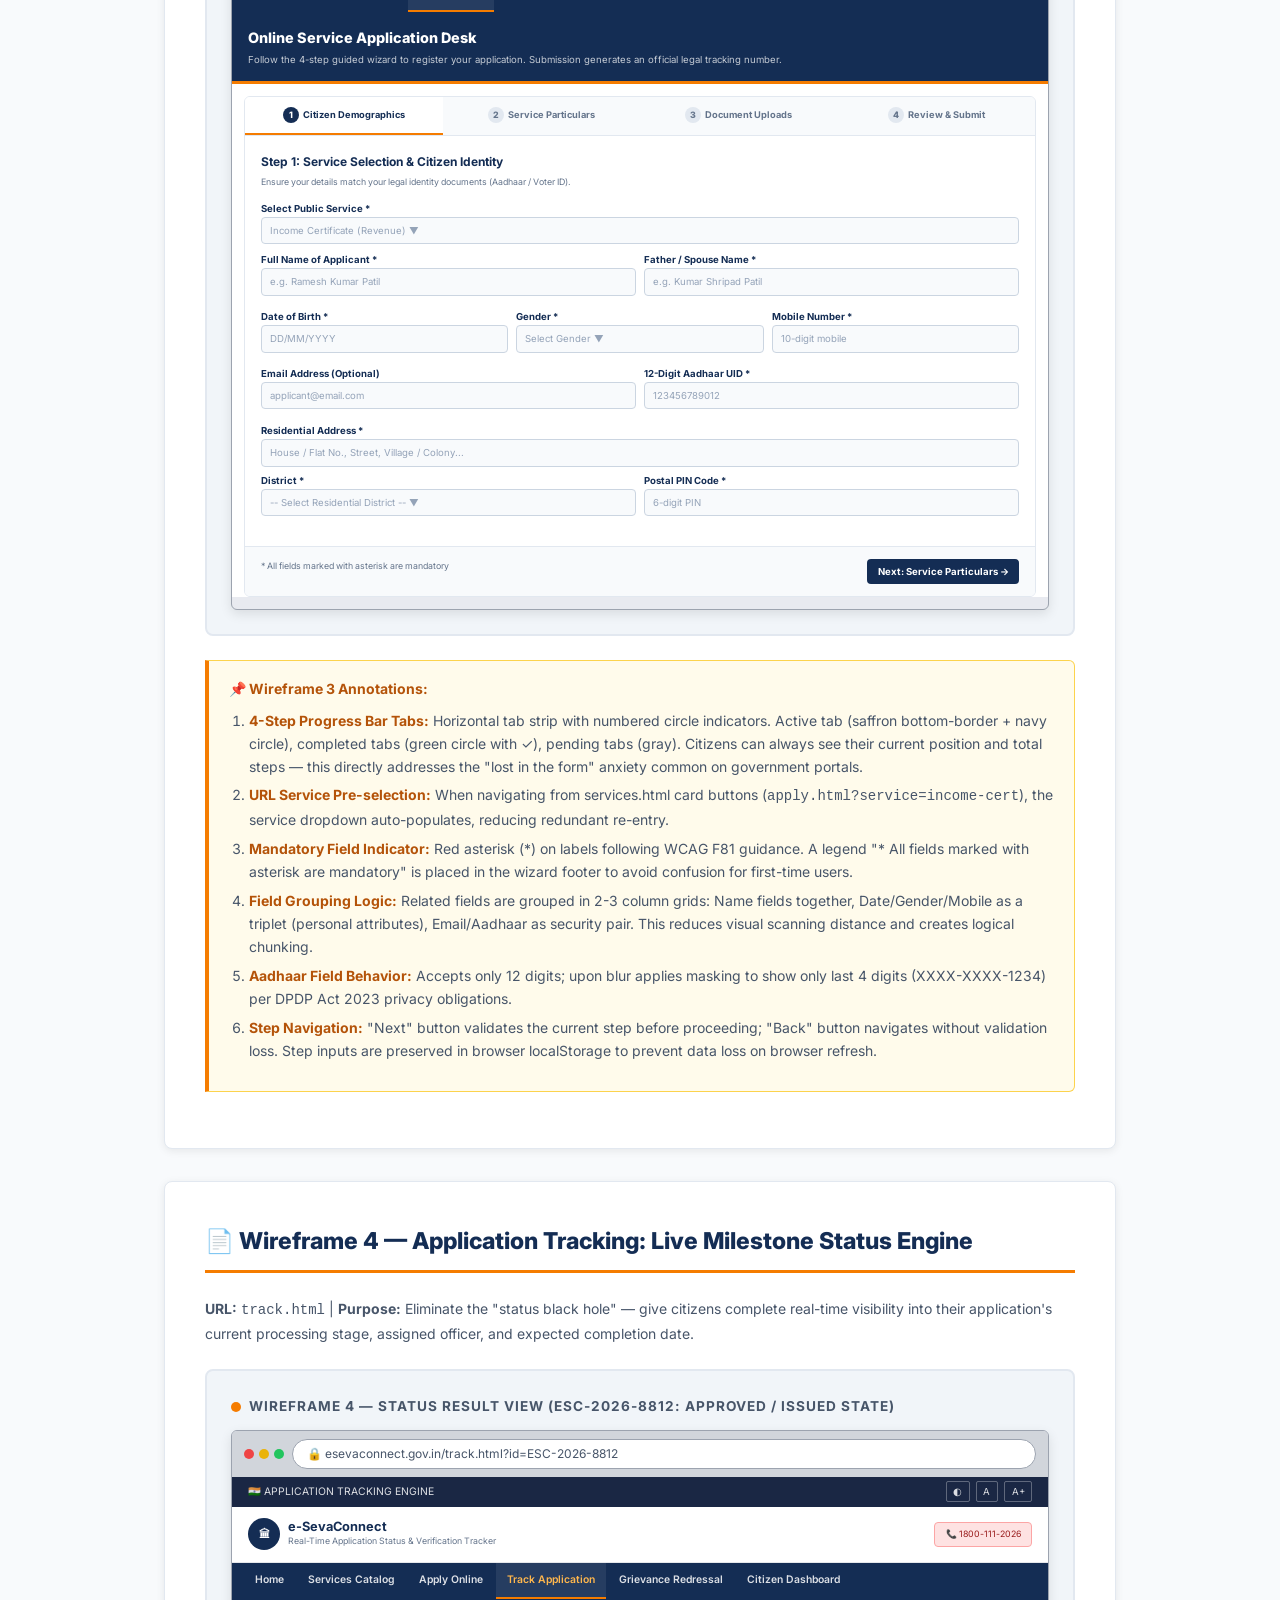
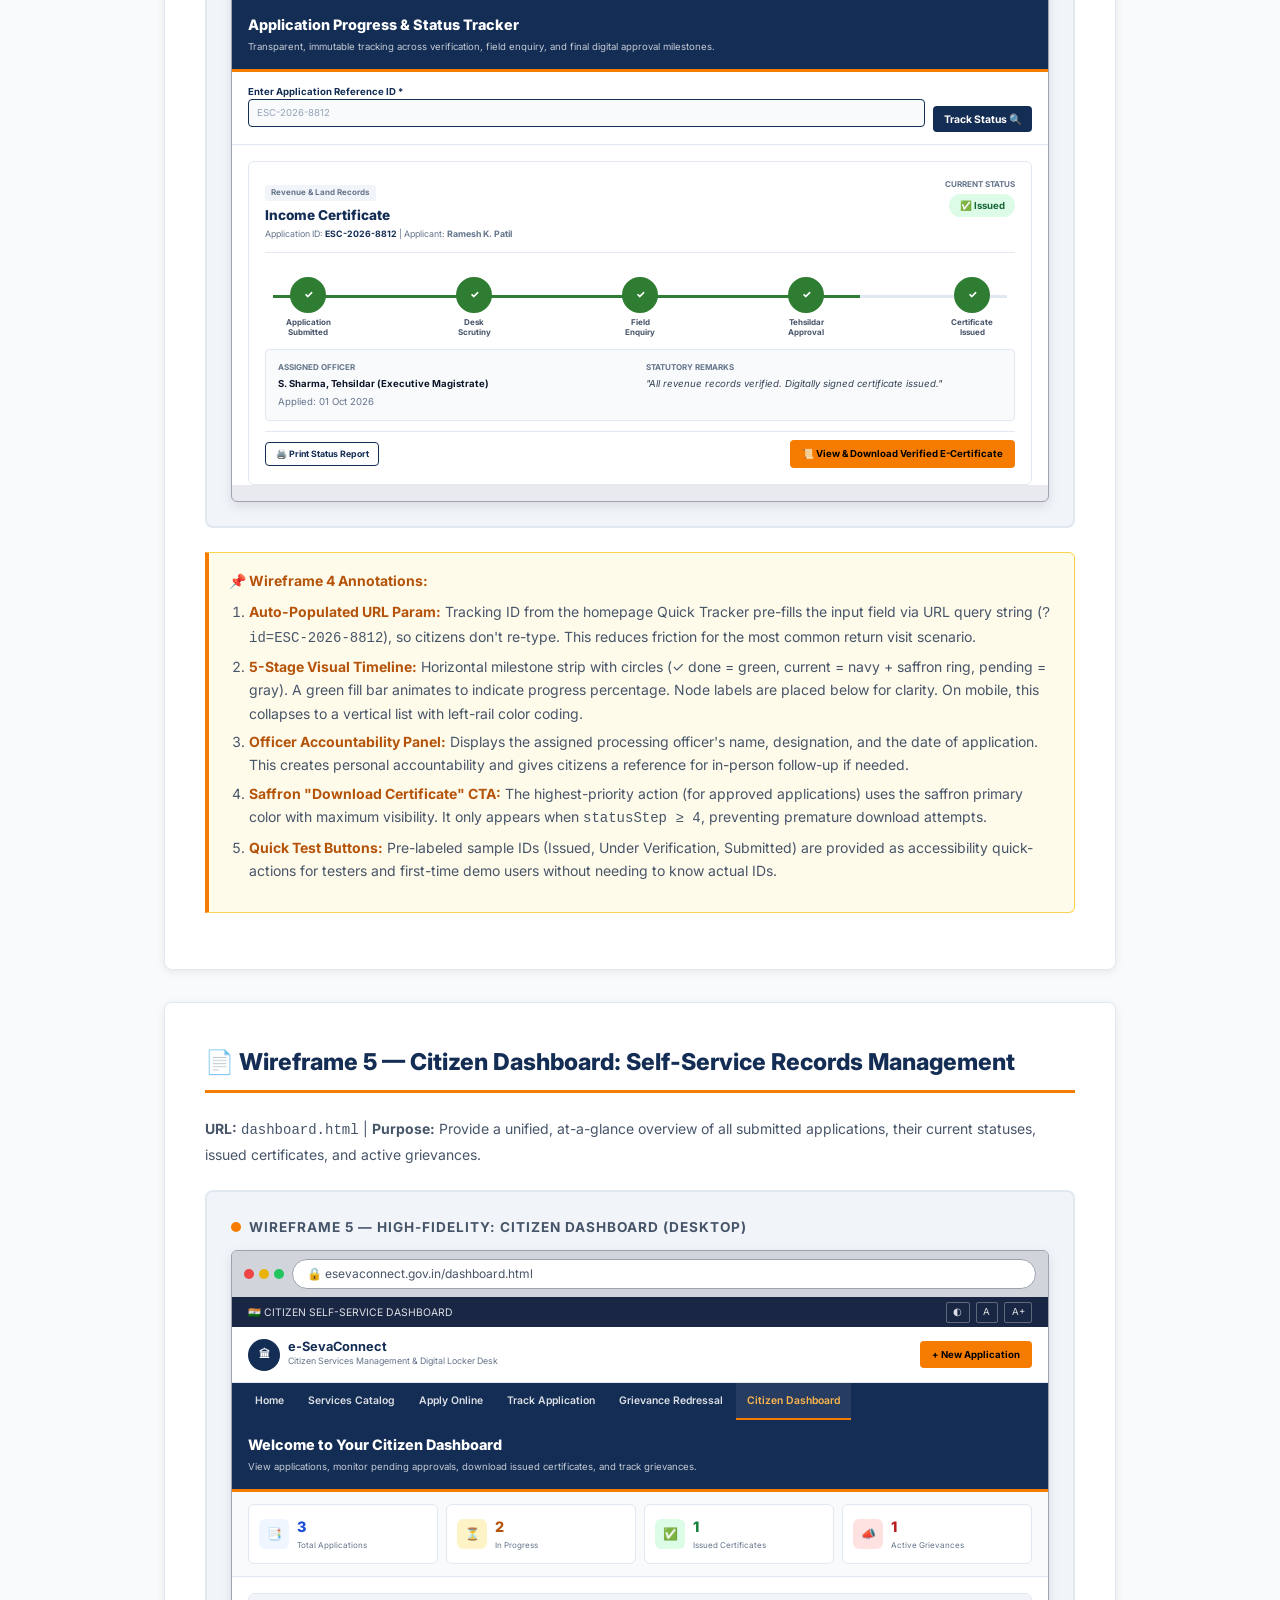
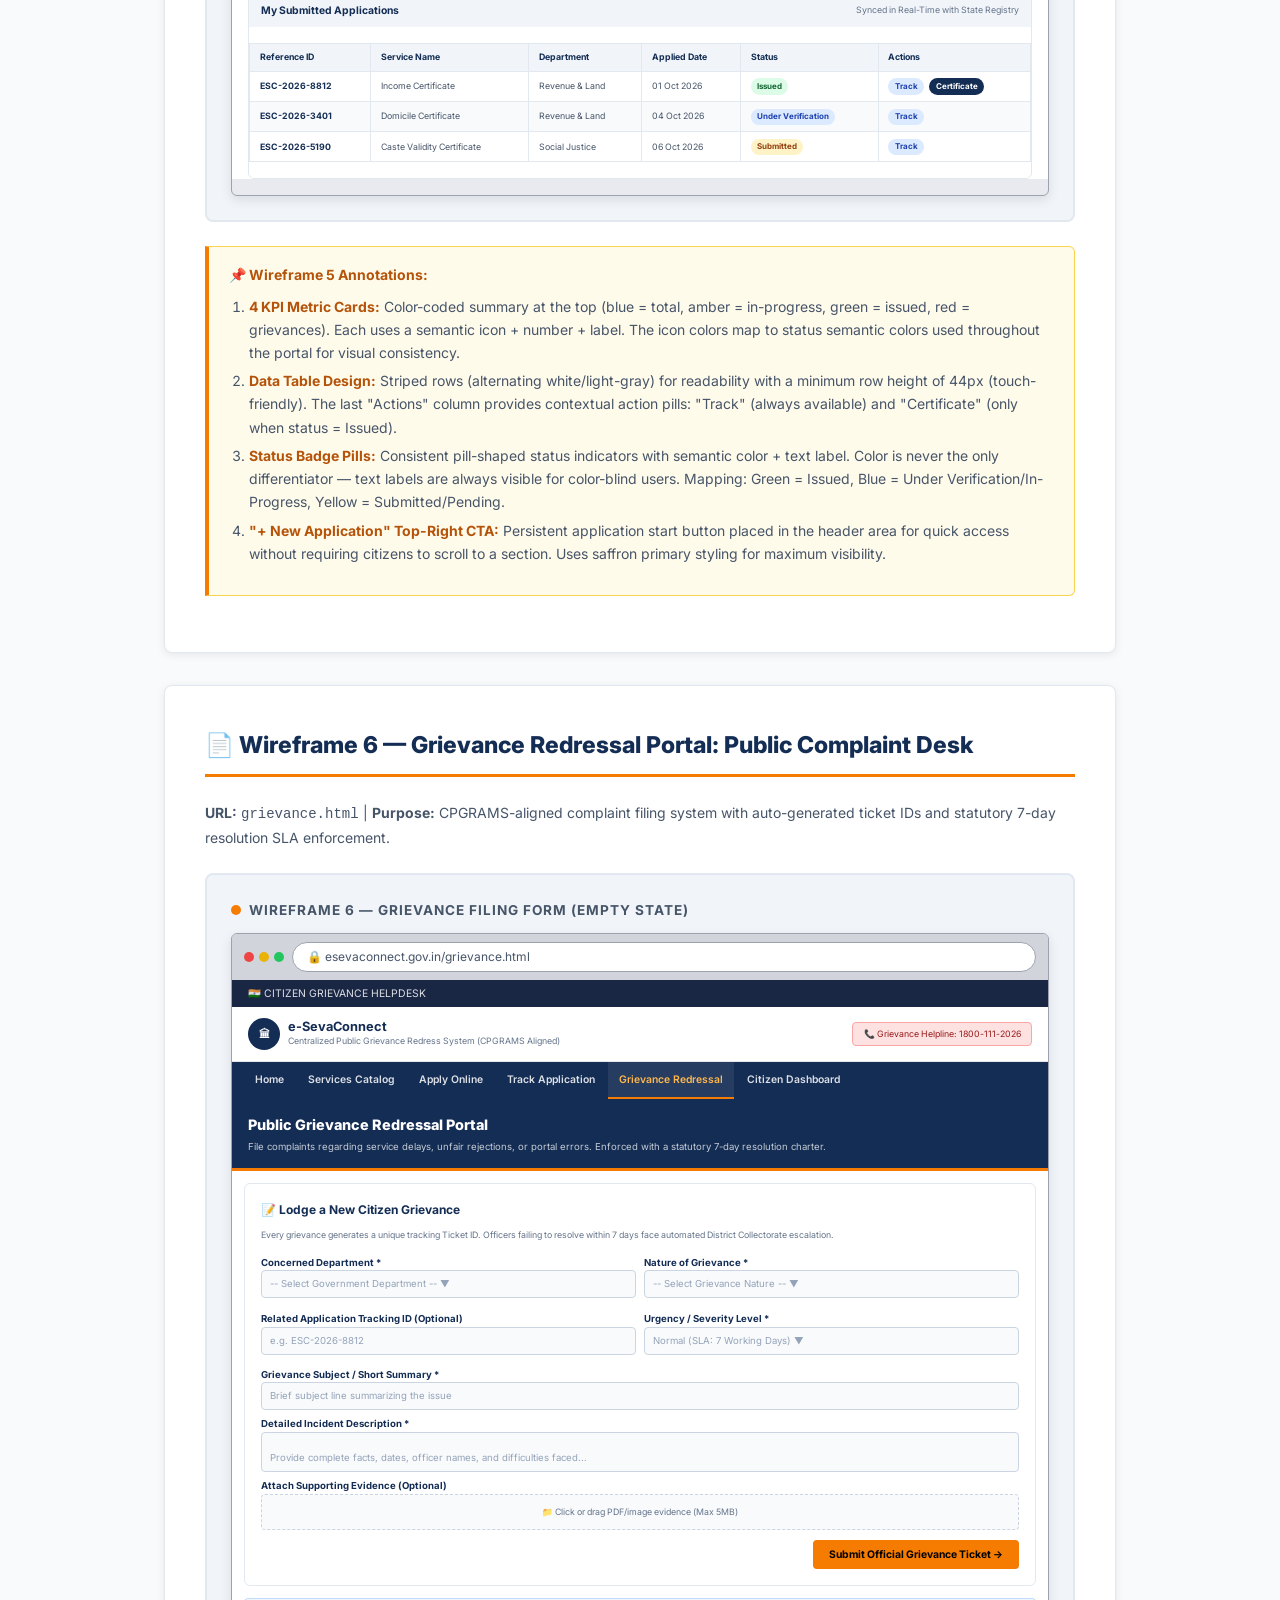
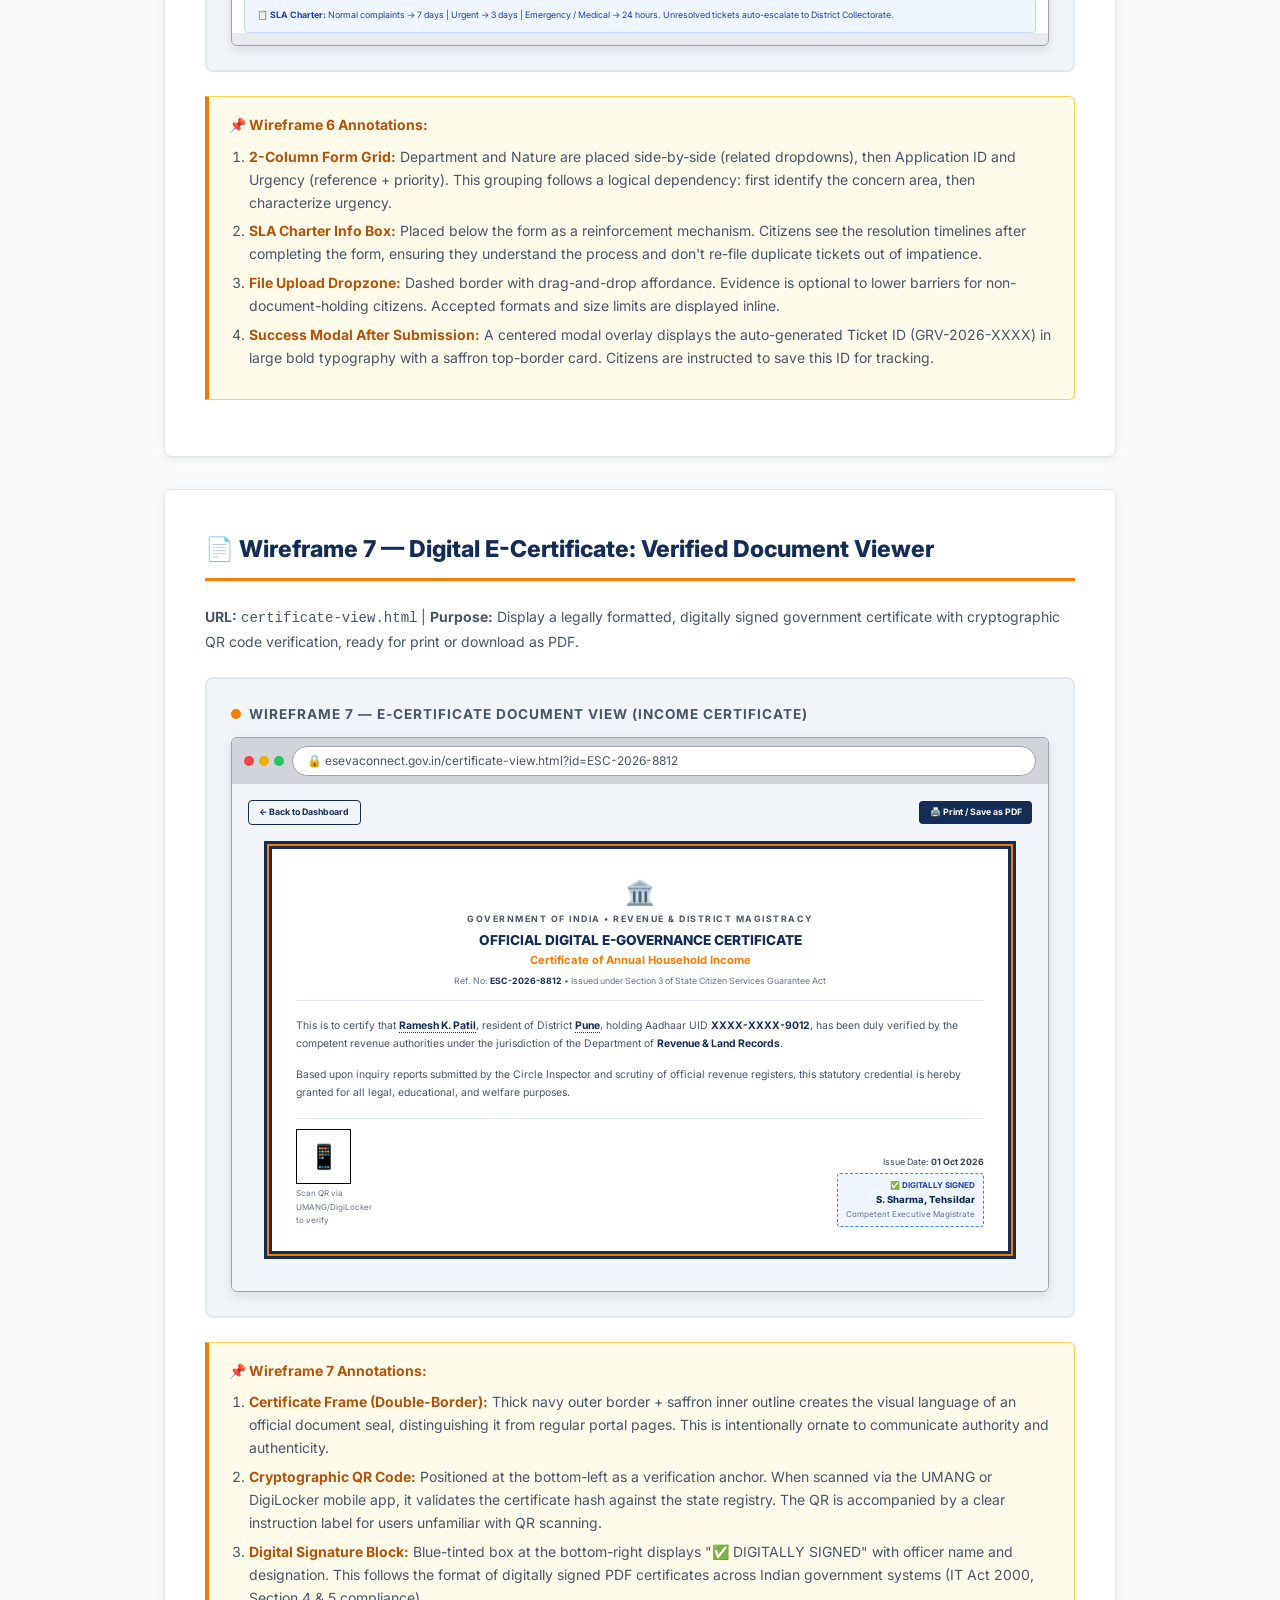
<file: submissions/Week_2_UI_UX_Design_and_Wireframing.html>
<!DOCTYPE html>
<html lang="en">
<head>
  <meta charset="UTF-8">
  <meta name="viewport" content="width=device-width, initial-scale=1.0">
  <title>Week 2: UI/UX Design & Wireframing | e-SevaConnect E-Governance Portal</title>
  <style>
    /* ===================================================================
       DOCUMENT MASTER STYLES
       =================================================================== */
    @import url('https://fonts.googleapis.com/css2?family=Inter:wght@300;400;500;600;700;800&display=swap');

    :root {
      --gov-navy: #142d54;
      --gov-navy-dark: #0c1c36;
      --gov-navy-light: #1e457f;
      --gov-saffron: #f57c00;
      --gov-saffron-light: #ff9800;
      --gov-green: #2e7d32;
      --gov-blue: #1976d2;
      --bg-white: #ffffff;
      --bg-light: #f8fafc;
      --bg-gray: #f1f5f9;
      --text-dark: #0f172a;
      --text-gray: #475569;
      --text-light: #94a3b8;
      --border: #e2e8f0;
      --shadow: 0 2px 8px rgba(0,0,0,0.08);
    }

    * { box-sizing: border-box; margin: 0; padding: 0; }

    body {
      font-family: 'Inter', 'Segoe UI', Arial, sans-serif;
      background: var(--bg-light);
      color: var(--text-dark);
      font-size: 14px;
      line-height: 1.65;
    }

    /* Print Styles */
    @media print {
      .no-print { display: none !important; }
      body { background: white; font-size: 11pt; }
      .page-break { page-break-before: always; }
      .wireframe-section { page-break-inside: avoid; }
      .container { max-width: 100% !important; }
    }

    /* Toolbar */
    .doc-toolbar {
      background: var(--gov-navy);
      color: white;
      padding: 0.75rem 2rem;
      display: flex;
      justify-content: space-between;
      align-items: center;
      position: sticky;
      top: 0;
      z-index: 1000;
      box-shadow: 0 2px 10px rgba(0,0,0,0.3);
    }

    .toolbar-brand { font-weight: 700; font-size: 0.95rem; }
    .toolbar-brand span { color: #ffb74d; }

    .toolbar-actions { display: flex; gap: 0.75rem; }

    .btn-toolbar {
      padding: 0.45rem 1.1rem;
      border: none;
      border-radius: 4px;
      cursor: pointer;
      font-size: 0.85rem;
      font-weight: 600;
      text-decoration: none;
      display: inline-flex;
      align-items: center;
      gap: 0.35rem;
    }

    .btn-print { background: var(--gov-saffron); color: #000; }
    .btn-back { background: rgba(255,255,255,0.15); color: #fff; border: 1px solid rgba(255,255,255,0.3); }

    /* Main Container */
    .container { max-width: 1000px; margin: 0 auto; padding: 2rem 1.5rem; }

    /* Cover Page */
    .cover-page {
      background: white;
      border: 1px solid var(--border);
      border-radius: 8px;
      padding: 3.5rem;
      margin-bottom: 2rem;
      text-align: center;
      box-shadow: var(--shadow);
    }

    .cover-emblem { font-size: 3rem; margin-bottom: 0.75rem; }
    .cover-authority {
      font-size: 0.75rem;
      letter-spacing: 2px;
      font-weight: 700;
      color: var(--text-gray);
      text-transform: uppercase;
      margin-bottom: 0.5rem;
    }

    .cover-page h1 {
      font-size: 2rem;
      color: var(--gov-navy);
      font-weight: 800;
      margin-bottom: 0.25rem;
    }

    .cover-subtitle {
      font-size: 1.2rem;
      color: var(--gov-saffron);
      font-weight: 600;
      margin-bottom: 2rem;
    }

    .cover-meta-grid {
      display: grid;
      grid-template-columns: 1fr 1fr;
      gap: 0.65rem;
      text-align: left;
      background: var(--bg-light);
      padding: 1.5rem;
      border-radius: 6px;
      border: 1px solid var(--border);
      margin-top: 1.5rem;
      font-size: 0.9rem;
    }

    .cover-meta-grid div strong { color: var(--gov-navy); }
    .cover-tricolor {
      height: 5px;
      background: linear-gradient(90deg, #ff9933 33%, #ffffff 33%, #ffffff 66%, #138808 66%);
      border: 1px solid #ddd;
      border-radius: 2px;
      margin: 1.5rem auto;
      max-width: 200px;
    }

    /* Section Headers */
    .section-block {
      background: white;
      border: 1px solid var(--border);
      border-radius: 8px;
      padding: 2.5rem;
      margin-bottom: 2rem;
      box-shadow: var(--shadow);
    }

    h2.section-title {
      font-size: 1.45rem;
      color: var(--gov-navy);
      font-weight: 800;
      border-bottom: 3px solid var(--gov-saffron);
      padding-bottom: 0.6rem;
      margin-bottom: 1.5rem;
      display: flex;
      align-items: center;
      gap: 0.5rem;
    }

    h3.sub-section {
      font-size: 1.1rem;
      color: var(--gov-navy);
      font-weight: 700;
      margin: 1.75rem 0 0.75rem;
      border-left: 4px solid var(--gov-navy);
      padding-left: 0.75rem;
    }

    h4.sub-sub {
      font-size: 0.95rem;
      color: var(--gov-navy-light);
      font-weight: 700;
      margin: 1.25rem 0 0.5rem;
    }

    p { margin-bottom: 0.85rem; color: var(--text-gray); }

    ul, ol {
      margin-left: 1.5rem;
      margin-bottom: 0.85rem;
      color: var(--text-gray);
    }

    li { margin-bottom: 0.35rem; }

    /* Tables */
    table { width: 100%; border-collapse: collapse; margin: 1rem 0; font-size: 0.875rem; }
    th, td { border: 1px solid var(--border); padding: 0.65rem 0.85rem; text-align: left; }
    th { background: var(--bg-gray); color: var(--gov-navy); font-weight: 700; }
    tr:nth-child(even) td { background: var(--bg-light); }

    /* Annotation Box */
    .annotation-box {
      background: #fffbeb;
      border: 1px solid #fcd34d;
      border-left: 4px solid var(--gov-saffron);
      padding: 1rem 1.25rem;
      border-radius: 0 6px 6px 0;
      margin: 1rem 0;
      font-size: 0.875rem;
    }

    .annotation-box strong { color: #b45309; }

    .note-box {
      background: #eff6ff;
      border: 1px solid #bfdbfe;
      border-left: 4px solid var(--gov-blue);
      padding: 0.85rem 1.25rem;
      border-radius: 0 6px 6px 0;
      margin: 1rem 0;
      font-size: 0.875rem;
      color: #1e40af;
    }

    .success-box {
      background: #f0fdf4;
      border: 1px solid #bbf7d0;
      border-left: 4px solid var(--gov-green);
      padding: 0.85rem 1.25rem;
      border-radius: 0 6px 6px 0;
      margin: 1rem 0;
      font-size: 0.875rem;
      color: #166534;
    }

    /* ===================================================================
       WIREFRAME STYLES
       =================================================================== */
    .wireframe-wrapper {
      background: var(--bg-gray);
      border: 2px solid var(--border);
      border-radius: 8px;
      padding: 1.5rem;
      margin: 1.5rem 0;
    }

    .wireframe-label {
      display: flex;
      align-items: center;
      gap: 0.5rem;
      font-weight: 700;
      font-size: 0.85rem;
      color: var(--text-gray);
      text-transform: uppercase;
      letter-spacing: 1px;
      margin-bottom: 0.75rem;
    }

    .wireframe-label::before {
      content: '';
      display: inline-block;
      width: 10px; height: 10px;
      background: var(--gov-saffron);
      border-radius: 50%;
    }

    /* WF: Browser Chrome */
    .wf-browser {
      background: #e8eaf0;
      border: 1.5px solid #9ca3af;
      border-radius: 6px;
      overflow: hidden;
      box-shadow: 0 4px 12px rgba(0,0,0,0.1);
    }

    .wf-browser-bar {
      background: #d1d5db;
      padding: 0.5rem 0.75rem;
      display: flex;
      align-items: center;
      gap: 0.5rem;
    }

    .wf-dots { display: flex; gap: 5px; }
    .wf-dot { width: 10px; height: 10px; border-radius: 50%; }
    .wf-dot-r { background: #ef4444; }
    .wf-dot-y { background: #eab308; }
    .wf-dot-g { background: #22c55e; }

    .wf-url-bar {
      flex: 1;
      background: white;
      border-radius: 20px;
      padding: 0.25rem 0.85rem;
      font-size: 0.75rem;
      color: var(--text-gray);
      border: 1px solid #9ca3af;
    }

    .wf-body { background: white; }

    /* Wireframe components */
    .wf-util-bar {
      background: #1a2744;
      padding: 0.3rem 1rem;
      display: flex;
      justify-content: space-between;
      align-items: center;
    }

    .wf-util-text { color: rgba(255,255,255,0.85); font-size: 0.65rem; }
    .wf-util-btns { display: flex; gap: 0.4rem; }
    .wf-util-btn {
      border: 1px solid rgba(255,255,255,0.3);
      color: rgba(255,255,255,0.85);
      padding: 0.1rem 0.4rem;
      font-size: 0.6rem;
      border-radius: 2px;
    }

    .wf-header {
      background: white;
      padding: 0.7rem 1rem;
      display: flex;
      justify-content: space-between;
      align-items: center;
      border-bottom: 1px solid #e5e7eb;
    }

    .wf-brand { display: flex; align-items: center; gap: 0.5rem; }
    .wf-logo {
      width: 32px; height: 32px;
      background: var(--gov-navy);
      border-radius: 50%;
      display: flex;
      align-items: center;
      justify-content: center;
      color: white;
      font-size: 0.7rem;
      font-weight: 800;
      flex-shrink: 0;
    }

    .wf-title { font-size: 0.8rem; font-weight: 700; color: var(--gov-navy); line-height: 1.1; }
    .wf-tagline { font-size: 0.55rem; color: #64748b; }

    .wf-navbar {
      background: var(--gov-navy);
      display: flex;
      align-items: center;
      gap: 0.1rem;
      padding: 0 0.75rem;
    }

    .wf-nav-item {
      padding: 0.55rem 0.7rem;
      color: rgba(255,255,255,0.85);
      font-size: 0.65rem;
      font-weight: 600;
      border-bottom: 2px solid transparent;
      cursor: pointer;
    }

    .wf-nav-item.wf-active {
      color: #ffb74d;
      border-bottom-color: #f57c00;
      background: rgba(255,255,255,0.08);
    }

    .wf-hero {
      background: linear-gradient(135deg, #0c1c36 0%, #1e457f 100%);
      padding: 1.75rem 1rem;
      color: white;
      display: grid;
      grid-template-columns: 1.2fr 0.8fr;
      gap: 1rem;
      align-items: center;
      position: relative;
    }

    .wf-hero::after {
      content: '';
      position: absolute;
      bottom: 0; left: 0; right: 0;
      height: 3px;
      background: linear-gradient(90deg, #ff9933 33%, white 33%, white 66%, #138808 66%);
    }

    .wf-hero-text h3 {
      font-size: 0.9rem;
      font-weight: 800;
      line-height: 1.25;
      margin-bottom: 0.4rem;
    }

    .wf-hero-text h3 span { color: #ffb74d; }
    .wf-hero-p { font-size: 0.6rem; color: rgba(255,255,255,0.75); margin-bottom: 0.6rem; }

    .wf-hero-btns { display: flex; gap: 0.4rem; flex-wrap: wrap; }
    .wf-btn {
      padding: 0.3rem 0.65rem;
      font-size: 0.6rem;
      font-weight: 700;
      border-radius: 4px;
      border: none;
      cursor: pointer;
    }

    .wf-btn-primary { background: var(--gov-navy); color: white; }
    .wf-btn-saffron { background: var(--gov-saffron); color: black; }
    .wf-btn-outline-w { background: transparent; color: white; border: 1.5px solid white; }
    .wf-btn-outline { background: transparent; color: var(--gov-navy); border: 1.5px solid var(--gov-navy); }
    .wf-btn-green { background: var(--gov-green); color: white; }

    .wf-track-card {
      background: white;
      border-radius: 6px;
      padding: 0.85rem;
      color: #0f172a;
      border-top: 3px solid var(--gov-saffron);
      box-shadow: 0 2px 8px rgba(0,0,0,0.15);
    }

    .wf-tc-h { font-size: 0.7rem; font-weight: 700; color: var(--gov-navy); margin-bottom: 0.15rem; }
    .wf-tc-p { font-size: 0.55rem; color: #64748b; margin-bottom: 0.5rem; }
    .wf-input-mock {
      background: var(--bg-light);
      border: 1px solid #cbd5e1;
      border-radius: 4px;
      padding: 0.3rem 0.5rem;
      font-size: 0.6rem;
      color: #94a3b8;
      margin-bottom: 0.35rem;
      width: 100%;
    }

    .wf-stats-row {
      background: white;
      display: grid;
      grid-template-columns: repeat(4, 1fr);
      border-bottom: 1px solid var(--border);
    }

    .wf-stat {
      display: flex;
      align-items: center;
      gap: 0.5rem;
      padding: 0.65rem 0.6rem;
      border-right: 1px solid var(--border);
    }

    .wf-stat:last-child { border-right: none; }

    .wf-stat-icon {
      width: 28px; height: 28px;
      background: #eff6ff;
      border-radius: 6px;
      display: flex;
      align-items: center;
      justify-content: center;
      font-size: 0.75rem;
      flex-shrink: 0;
    }

    .wf-stat-val { font-size: 0.75rem; font-weight: 800; color: var(--gov-navy); }
    .wf-stat-lbl { font-size: 0.55rem; color: #64748b; }

    .wf-section {
      padding: 1rem;
      border-bottom: 1px solid var(--border);
    }

    .wf-section-hdr {
      display: flex;
      justify-content: space-between;
      align-items: center;
      margin-bottom: 0.65rem;
    }

    .wf-section-title { font-size: 0.8rem; font-weight: 800; color: var(--gov-navy); }
    .wf-section-link { font-size: 0.6rem; color: var(--gov-blue); }

    .wf-cards-row { display: grid; grid-template-columns: repeat(3, 1fr); gap: 0.5rem; }
    .wf-card {
      background: var(--bg-light);
      border: 1px solid var(--border);
      border-radius: 6px;
      padding: 0.65rem;
      border-top: 2.5px solid var(--gov-navy);
    }

    .wf-card-icon {
      font-size: 1rem;
      margin-bottom: 0.25rem;
    }

    .wf-card-title { font-size: 0.65rem; font-weight: 700; color: var(--gov-navy); margin-bottom: 0.15rem; }
    .wf-card-desc { font-size: 0.55rem; color: #64748b; margin-bottom: 0.35rem; }
    .wf-card-meta { font-size: 0.5rem; color: #94a3b8; margin-bottom: 0.3rem; }

    .wf-footer {
      background: #0c1c36;
      padding: 0.85rem 1rem;
      color: rgba(255,255,255,0.75);
      display: grid;
      grid-template-columns: repeat(4, 1fr);
      gap: 0.5rem;
      border-top: 3px solid var(--gov-saffron);
    }

    .wf-footer-col h5 { font-size: 0.65rem; color: white; margin-bottom: 0.35rem; }
    .wf-footer-col p, .wf-footer-col a { font-size: 0.55rem; color: rgba(255,255,255,0.55); display: block; margin-bottom: 0.15rem; text-decoration: none; }
    .wf-footer-bottom {
      background: rgba(0,0,0,0.3);
      padding: 0.4rem 1rem;
      display: flex;
      justify-content: space-between;
      font-size: 0.55rem;
      color: rgba(255,255,255,0.4);
    }

    /* Services Page Wireframe */
    .wf-page-header {
      background: var(--gov-navy);
      padding: 0.85rem 1rem;
      color: white;
      border-bottom: 3px solid var(--gov-saffron);
    }

    .wf-ph-title { font-size: 0.9rem; font-weight: 800; margin-bottom: 0.15rem; }
    .wf-ph-sub { font-size: 0.6rem; color: rgba(255,255,255,0.75); }

    .wf-search-row {
      background: var(--bg-light);
      padding: 0.75rem 1rem;
      border-bottom: 1px solid var(--border);
      display: flex;
      gap: 0.5rem;
      align-items: flex-end;
    }

    .wf-form-group {
      display: flex;
      flex-direction: column;
      gap: 0.2rem;
    }

    .wf-form-label { font-size: 0.6rem; font-weight: 700; color: var(--gov-navy); }

    .wf-catalog-grid { display: grid; grid-template-columns: repeat(2, 1fr); gap: 0.6rem; padding: 1rem; }

    .wf-catalog-card {
      background: white;
      border: 1px solid var(--border);
      border-radius: 6px;
      padding: 0.75rem;
      border-left: 3px solid var(--gov-navy);
    }

    .wf-cc-top { display: flex; justify-content: space-between; align-items: center; margin-bottom: 0.35rem; }
    .wf-cc-icon { font-size: 1rem; }
    .wf-cc-dept { font-size: 0.5rem; font-weight: 700; color: #64748b; background: var(--bg-gray); padding: 0.1rem 0.35rem; border-radius: 2px; }
    .wf-cc-title { font-size: 0.65rem; font-weight: 700; color: var(--gov-navy); margin-bottom: 0.15rem; }
    .wf-cc-desc { font-size: 0.55rem; color: #64748b; margin-bottom: 0.35rem; }
    .wf-cc-meta { font-size: 0.5rem; color: #94a3b8; margin-bottom: 0.3rem; }

    /* Wizard Wireframe */
    .wf-wizard-progress {
      background: var(--bg-light);
      border-bottom: 1px solid var(--border);
      display: flex;
      overflow: hidden;
    }

    .wf-wiz-tab {
      flex: 1;
      padding: 0.6rem 0.3rem;
      text-align: center;
      font-size: 0.58rem;
      font-weight: 700;
      color: #64748b;
      border-bottom: 2.5px solid transparent;
      display: flex;
      align-items: center;
      justify-content: center;
      gap: 0.25rem;
    }

    .wf-wiz-tab.wf-wiz-active {
      color: var(--gov-navy);
      border-bottom-color: var(--gov-saffron);
      background: white;
    }

    .wf-wiz-tab.wf-wiz-done {
      color: var(--gov-green);
    }

    .wf-step-num {
      width: 16px; height: 16px;
      border-radius: 50%;
      background: #e2e8f0;
      color: #64748b;
      font-size: 0.55rem;
      display: inline-flex;
      align-items: center;
      justify-content: center;
      font-weight: 800;
    }

    .wf-wiz-tab.wf-wiz-active .wf-step-num {
      background: var(--gov-navy);
      color: white;
    }

    .wf-wiz-tab.wf-wiz-done .wf-step-num {
      background: var(--gov-green);
      color: white;
    }

    .wf-form-body { padding: 1rem; }
    .wf-form-grid { display: grid; grid-template-columns: 1fr 1fr; gap: 0.5rem; margin-bottom: 0.5rem; }
    .wf-form-grid-3 { grid-template-columns: repeat(3, 1fr); }

    .wf-wizard-footer {
      padding: 0.75rem 1rem;
      border-top: 1px solid var(--border);
      background: var(--bg-light);
      display: flex;
      justify-content: space-between;
    }

    /* Tracking Page Wireframe */
    .wf-track-result {
      background: white;
      border: 1px solid var(--border);
      border-radius: 6px;
      padding: 1rem;
      margin: 1rem;
    }

    .wf-track-header {
      display: flex;
      justify-content: space-between;
      align-items: flex-start;
      padding-bottom: 0.65rem;
      border-bottom: 1px solid var(--border);
      margin-bottom: 0.75rem;
    }

    .wf-timeline {
      position: relative;
      display: flex;
      justify-content: space-between;
      margin: 1.5rem 0.5rem 0.75rem;
    }

    .wf-timeline::before {
      content: '';
      position: absolute;
      top: 18px; left: 0; right: 0;
      height: 3px;
      background: #e2e8f0;
      z-index: 1;
    }

    .wf-timeline-fill {
      position: absolute;
      top: 18px; left: 0;
      height: 3px;
      background: var(--gov-green);
      z-index: 2;
      width: 80%;
    }

    .wf-node {
      position: relative;
      z-index: 3;
      display: flex;
      flex-direction: column;
      align-items: center;
      text-align: center;
      width: 70px;
    }

    .wf-node-circle {
      width: 36px; height: 36px;
      border-radius: 50%;
      background: white;
      border: 3px solid #e2e8f0;
      display: flex;
      align-items: center;
      justify-content: center;
      font-size: 0.65rem;
      font-weight: 800;
      margin-bottom: 0.35rem;
      color: #94a3b8;
    }

    .wf-node.done .wf-node-circle { background: var(--gov-green); border-color: var(--gov-green); color: white; }
    .wf-node.current .wf-node-circle {
      background: var(--gov-navy);
      border-color: var(--gov-saffron);
      color: white;
      box-shadow: 0 0 0 3px rgba(245,124,0,0.25);
    }

    .wf-node-label { font-size: 0.5rem; font-weight: 700; color: #475569; line-height: 1.2; }

    /* Dashboard Wireframe */
    .wf-dash-metrics {
      display: grid;
      grid-template-columns: repeat(4, 1fr);
      gap: 0.5rem;
      padding: 0.75rem 1rem;
      background: var(--bg-light);
      border-bottom: 1px solid var(--border);
    }

    .wf-metric-card {
      background: white;
      border: 1px solid var(--border);
      border-radius: 6px;
      padding: 0.65rem;
      display: flex;
      align-items: center;
      gap: 0.5rem;
    }

    .wf-metric-icon {
      width: 30px; height: 30px;
      border-radius: 6px;
      background: #eff6ff;
      display: flex;
      align-items: center;
      justify-content: center;
      font-size: 0.75rem;
      flex-shrink: 0;
    }

    .wf-metric-val { font-size: 0.9rem; font-weight: 800; color: var(--gov-navy); }
    .wf-metric-lbl { font-size: 0.5rem; color: #64748b; }

    .wf-table-card {
      margin: 1rem;
      background: white;
      border: 1px solid var(--border);
      border-radius: 6px;
      overflow: hidden;
    }

    .wf-table-head {
      background: var(--bg-gray);
      padding: 0.5rem 0.75rem;
      display: flex;
      justify-content: space-between;
      align-items: center;
    }

    .wf-th { font-size: 0.65rem; font-weight: 700; color: var(--gov-navy); }
    .wf-mock-table { width: 100%; border-collapse: collapse; }
    .wf-mock-table th {
      background: #f1f5f9;
      padding: 0.4rem 0.6rem;
      font-size: 0.55rem;
      font-weight: 700;
      color: var(--gov-navy);
      border-bottom: 1px solid var(--border);
      text-align: left;
    }

    .wf-mock-table td {
      padding: 0.4rem 0.6rem;
      font-size: 0.55rem;
      border-bottom: 1px solid var(--border);
      color: #475569;
    }

    .wf-pill {
      display: inline-block;
      padding: 0.1rem 0.4rem;
      border-radius: 999px;
      font-size: 0.5rem;
      font-weight: 700;
    }

    .pill-green { background: #dcfce7; color: #166534; }
    .pill-blue { background: #dbeafe; color: #1e40af; }
    .pill-yellow { background: #fef3c7; color: #92400e; }

    /* Certificate Wireframe */
    .wf-cert-frame {
      background: white;
      border: 8px solid var(--gov-navy);
      outline: 2px solid var(--gov-saffron);
      outline-offset: -5px;
      margin: 1rem;
      padding: 1.5rem;
    }

    .wf-cert-header { text-align: center; border-bottom: 1.5px solid var(--border); padding-bottom: 0.75rem; margin-bottom: 1rem; }
    .wf-cert-emblem { font-size: 1.5rem; }
    .wf-cert-title { font-size: 0.85rem; font-weight: 800; color: var(--gov-navy); text-transform: uppercase; }
    .wf-cert-subtitle { font-size: 0.7rem; color: var(--gov-saffron); font-weight: 700; }
    .wf-cert-body { font-size: 0.65rem; color: #334155; line-height: 1.7; margin-bottom: 1rem; }
    .wf-cert-footer { display: flex; justify-content: space-between; align-items: flex-end; border-top: 1px solid var(--border); padding-top: 0.65rem; }
    .wf-qr-box { width: 55px; height: 55px; border: 1.5px solid #000; display: flex; align-items: center; justify-content: center; font-size: 1.5rem; }
    .wf-sign-box { text-align: right; font-size: 0.55rem; color: #334155; }

    /* Design System Swatches */
    .color-palette { display: flex; gap: 0.75rem; flex-wrap: wrap; margin: 1rem 0; }
    .swatch { width: 80px; text-align: center; }
    .swatch-block { width: 80px; height: 55px; border-radius: 6px; border: 1px solid rgba(0,0,0,0.08); margin-bottom: 0.25rem; }
    .swatch-name { font-size: 0.7rem; font-weight: 700; color: #334155; }
    .swatch-hex { font-size: 0.6rem; color: #64748b; font-family: 'Courier New', monospace; }

    .typography-row { display: flex; flex-direction: column; gap: 0.5rem; margin: 1rem 0; }
    .typo-sample { border-bottom: 1px dashed var(--border); padding-bottom: 0.5rem; display: flex; align-items: baseline; gap: 1.5rem; }
    .typo-label { font-size: 0.7rem; color: #64748b; min-width: 100px; }

    /* UX Flow Diagram */
    .flow-diagram { display: flex; align-items: center; gap: 0.5rem; flex-wrap: wrap; margin: 1rem 0; }
    .flow-box {
      background: #eff6ff;
      border: 1.5px solid #bfdbfe;
      border-radius: 6px;
      padding: 0.5rem 0.85rem;
      font-size: 0.8rem;
      font-weight: 700;
      color: var(--gov-navy);
      text-align: center;
    }

    .flow-arrow { color: var(--gov-saffron); font-size: 1.2rem; font-weight: 800; }
    .flow-decision {
      background: #fefce8;
      border: 1.5px solid #fef08a;
      border-radius: 0;
      transform: rotate(45deg);
      width: 60px; height: 60px;
      display: flex;
      align-items: center;
      justify-content: center;
    }

    .flow-decision span { transform: rotate(-45deg); font-size: 0.6rem; font-weight: 700; text-align: center; line-height: 1.2; }

    /* Spacing table */
    .spacing-grid { display: flex; flex-wrap: wrap; gap: 1rem; margin: 1rem 0; }
    .spacing-item { display: flex; flex-direction: column; align-items: flex-start; gap: 0.35rem; }
    .spacing-box { background: #dbeafe; border-left: 3px solid var(--gov-blue); }
    .spacing-label { font-size: 0.7rem; font-weight: 700; color: #1e40af; }
    .spacing-val { font-size: 0.6rem; color: #64748b; }

    /* Grievance Wireframe */
    .wf-grv-body { padding: 0.75rem 1rem; }
    .wf-grv-form-grid { display: grid; grid-template-columns: 1fr 1fr; gap: 0.5rem; }

    /* Component Showcase */
    .component-grid { display: grid; grid-template-columns: repeat(auto-fill, minmax(200px, 1fr)); gap: 1rem; margin: 1rem 0; }
    .component-card {
      background: var(--bg-light);
      border: 1px solid var(--border);
      border-radius: 6px;
      padding: 1rem;
      text-align: center;
    }

    .component-name { font-size: 0.75rem; font-weight: 700; color: var(--gov-navy); margin-bottom: 0.65rem; }

    /* Wf label chips */
    .wf-chip {
      display: inline-block;
      background: rgba(245,124,0,0.12);
      color: #b25000;
      font-size: 0.65rem;
      font-weight: 700;
      padding: 0.15rem 0.5rem;
      border-radius: 999px;
      margin: 0.15rem;
      letter-spacing: 0.3px;
    }

    .annot-number {
      display: inline-flex;
      width: 18px; height: 18px;
      background: var(--gov-saffron);
      color: black;
      font-size: 0.65rem;
      font-weight: 800;
      border-radius: 50%;
      align-items: center;
      justify-content: center;
      margin-right: 0.25rem;
      vertical-align: middle;
      flex-shrink: 0;
    }
  </style>
</head>
<body>

<!-- Toolbar -->
<div class="doc-toolbar no-print">
  <div class="toolbar-brand">e-SevaConnect &bull; <span>Week 2: UI/UX Design & Wireframing Document</span></div>
  <div class="toolbar-actions">
    <a href="../index.html" class="btn-toolbar btn-back">← Back to Portal</a>
    <button class="btn-toolbar btn-print" onclick="window.print()">🖨️ Print / Save as PDF</button>
  </div>
</div>

<div class="container">

  <!-- ============================================================
       COVER PAGE
       ============================================================ -->
  <div class="cover-page">
    <div class="cover-emblem">🏛️</div>
    <div class="cover-authority">Internship Certification Project &bull; Junior Web Developer — E-Governance & Digital Services</div>
    <h1>e-SevaConnect: E-Governance &amp; Citizen Digital Services Portal</h1>
    <div class="cover-subtitle">Week 2 Task: UI/UX Design, High-Fidelity Wireframing &amp; Prototype Specification</div>
    <div class="cover-tricolor"></div>
    <p style="font-size:0.9rem; color: var(--text-gray); max-width: 640px; margin: 0 auto 1.5rem;">
      A comprehensive design document presenting high-fidelity wireframes for all 7 portal pages, full design system specification, annotated UX rationale, citizen navigation journey maps, interactive component library, and accessibility compliance guidelines adhering to GIGW 3.0 and WCAG 2.1 Level AA standards.
    </p>
    <div class="cover-meta-grid">
      <div><strong>Internship Track:</strong> Junior Web Developer — E-Governance & Digital Services</div>
      <div><strong>Submission Week:</strong> Week 2 of 4</div>
      <div><strong>Module:</strong> UX Research, Wireframing & Prototype Specification</div>
      <div><strong>Effort Estimate:</strong> 30–35 Hours</div>
      <div><strong>Pages Wireframed:</strong> 7 Key Pages (5+ Required)</div>
      <div><strong>Accessibility Standard:</strong> WCAG 2.1 Level AA / GIGW 3.0</div>
      <div><strong>Wireframing Approach:</strong> In-line HTML/CSS High-Fidelity Embedded Frames</div>
      <div><strong>Date:</strong> October 2026</div>
    </div>
  </div>

  <!-- ============================================================
       1. TABLE OF CONTENTS
       ============================================================ -->
  <div class="section-block">
    <h2 class="section-title">📋 Table of Contents</h2>
    <ol style="font-size: 0.9rem; color: var(--text-gray);">
      <li style="margin-bottom: 0.35rem;">UX Research &amp; Design Strategy</li>
      <li style="margin-bottom: 0.35rem;">Design System Specification (Color, Typography, Spacing, Components)</li>
      <li style="margin-bottom: 0.35rem;">Citizen Navigation Journey Maps &amp; Information Architecture</li>
      <li style="margin-bottom: 0.35rem;"><strong>Wireframe 1:</strong> Homepage — Citizen Portal Entry &amp; Quick Tracker</li>
      <li style="margin-bottom: 0.35rem;"><strong>Wireframe 2:</strong> Services Catalog — Searchable Public Directory</li>
      <li style="margin-bottom: 0.35rem;"><strong>Wireframe 3:</strong> Online Application Wizard — Multi-Step Digital Form</li>
      <li style="margin-bottom: 0.35rem;"><strong>Wireframe 4:</strong> Application Tracking — Live Milestone Status Engine</li>
      <li style="margin-bottom: 0.35rem;"><strong>Wireframe 5:</strong> Citizen Dashboard — Self-Service Records Management</li>
      <li style="margin-bottom: 0.35rem;"><strong>Wireframe 6:</strong> Grievance Redressal Portal — Public Complaint Desk</li>
      <li style="margin-bottom: 0.35rem;"><strong>Wireframe 7:</strong> Digital E-Certificate — Verified Document View</li>
      <li style="margin-bottom: 0.35rem;">Interactive Component Library</li>
      <li style="margin-bottom: 0.35rem;">Accessibility &amp; Inclusive Design Implementation</li>
      <li style="margin-bottom: 0.35rem;">Design Process, Challenges &amp; Rationale</li>
      <li style="margin-bottom: 0.35rem;">Design-to-Development Handoff Notes</li>
    </ol>
  </div>

  <!-- ============================================================
       2. UX RESEARCH & DESIGN STRATEGY
       ============================================================ -->
  <div class="section-block">
    <h2 class="section-title">🔬 1. UX Research &amp; Design Strategy</h2>

    <h3 class="sub-section">1.1 Design Principles for E-Governance Portals</h3>
    <p>
      Citizen-facing government portals require adherence to fundamentally different UX principles compared to commercial web applications. The primary objectives shift from persuasion and conversion to <strong>clarity, trust, accessibility, and efficiency</strong>. The following design principles govern every design decision in e-SevaConnect:
    </p>

    <table>
      <thead>
        <tr><th>Principle</th><th>Definition</th><th>Application in e-SevaConnect</th></tr>
      </thead>
      <tbody>
        <tr>
          <td><strong>Universal Design First</strong></td>
          <td>Interfaces must be functional for all citizens regardless of age, ability, or device.</td>
          <td>High-contrast mode toggle, 3-level font resizer, screen-reader semantic HTML, keyboard-only navigation.</td>
        </tr>
        <tr>
          <td><strong>Cognitive Load Reduction</strong></td>
          <td>Complex government forms broken into digestible, guided sequential steps.</td>
          <td>4-step wizard replaces large monolithic form; step tabs indicate progress context.</td>
        </tr>
        <tr>
          <td><strong>Trust &amp; Official Tone</strong></td>
          <td>Visual language must convey institutional authority and governmental credibility.</td>
          <td>National color palette, official emblem, GIGW-compliant header, tricolor decorative strip.</td>
        </tr>
        <tr>
          <td><strong>Transparent Progress</strong></td>
          <td>Citizens must always know where they are and what happens next.</td>
          <td>Real-time 5-stage tracking timeline with officer remarks and estimated dates.</td>
        </tr>
        <tr>
          <td><strong>Mobile-First Responsive</strong></td>
          <td>Majority of rural users access via entry-level smartphones on 3G/4G.</td>
          <td>Fluid responsive grid, compact mobile navigation, touch-friendly tap targets (min 44×44px).</td>
        </tr>
        <tr>
          <td><strong>Error Prevention &amp; Recovery</strong></td>
          <td>Validation before submission prevents frustrating server-side rejections.</td>
          <td>Inline client-side validation with contextual toast messages and field-level error hints.</td>
        </tr>
      </tbody>
    </table>

    <h3 class="sub-section">1.2 Competitive UX Analysis Summary</h3>
    <p>
      Prior to wireframing, a heuristic evaluation was conducted on three benchmark Indian e-governance portals (<strong>UMANG, MahaOnline, ServicePlus</strong>) against Nielsen's 10 Usability Heuristics:
    </p>

    <table>
      <thead>
        <tr><th>Heuristic</th><th>UMANG</th><th>MahaOnline</th><th>e-SevaConnect Solution</th></tr>
      </thead>
      <tbody>
        <tr>
          <td>Visibility of System Status</td>
          <td>⚠️ Partial</td>
          <td>❌ Missing</td>
          <td>✅ Real-time tracker with 5 milestone stages and live remarks.</td>
        </tr>
        <tr>
          <td>Recognition over Recall</td>
          <td>⚠️ Partial</td>
          <td>⚠️ Partial</td>
          <td>✅ Icon-labeled service cards; visual step tabs show current position.</td>
        </tr>
        <tr>
          <td>Error Prevention</td>
          <td>⚠️ Server-side only</td>
          <td>⚠️ Server-side only</td>
          <td>✅ Client-side inline validation with specific error messages per field.</td>
        </tr>
        <tr>
          <td>Accessibility</td>
          <td>❌ WCAG Fail</td>
          <td>❌ WCAG Fail</td>
          <td>✅ WCAG 2.1 AA — 4.5:1 contrast, focus indicators, alt text, skip links.</td>
        </tr>
        <tr>
          <td>Help &amp; Documentation</td>
          <td>⚠️ Minimal</td>
          <td>⚠️ Minimal</td>
          <td>✅ Inline tooltips, SLA timelines, document checklist per service card.</td>
        </tr>
      </tbody>
    </table>

    <h3 class="sub-section">1.3 User Research Insights Driving Design Decisions</h3>
    <p>Based on the three detailed user personas defined in Week 1, the following UX requirements were extracted:</p>
    <ul>
      <li><span class="wf-chip">Ramesh (Rural, Low-lit.)</span> Large icons, minimal text in catalog cards; local draft auto-save in wizard; one-click printable receipt.</li>
      <li><span class="wf-chip">Ananya (Urban, Tech-savvy)</span> Keyboard-navigable search, real-time tracking with officer names, instant verifiable certificate download.</li>
      <li><span class="wf-chip">Prabhakar (Senior, Low-vision)</span> Prominent A+/A++ resizer in top bar, high-contrast toggle, minimum 44px tap targets, no tiny dropdowns.</li>
    </ul>
  </div>

  <!-- ============================================================
       3. DESIGN SYSTEM
       ============================================================ -->
  <div class="section-block">
    <h2 class="section-title">🎨 2. Design System Specification</h2>

    <h3 class="sub-section">2.1 Color Palette — Official Government Brand Tokens</h3>
    <p>
      The color system is derived from the Indian national identity (Ashoka Navy, Saffron, Emerald Green) and enriched with neutral utility tones. All color pairs meet the WCAG 2.1 minimum 4.5:1 contrast ratio for normal text.
    </p>

    <div class="color-palette">
      <div class="swatch">
        <div class="swatch-block" style="background:#142d54;"></div>
        <div class="swatch-name">Gov Navy</div>
        <div class="swatch-hex">#142d54</div>
      </div>
      <div class="swatch">
        <div class="swatch-block" style="background:#0c1c36;"></div>
        <div class="swatch-name">Navy Dark</div>
        <div class="swatch-hex">#0c1c36</div>
      </div>
      <div class="swatch">
        <div class="swatch-block" style="background:#1e457f;"></div>
        <div class="swatch-name">Navy Light</div>
        <div class="swatch-hex">#1e457f</div>
      </div>
      <div class="swatch">
        <div class="swatch-block" style="background:#f57c00;"></div>
        <div class="swatch-name">Gov Saffron</div>
        <div class="swatch-hex">#f57c00</div>
      </div>
      <div class="swatch">
        <div class="swatch-block" style="background:#2e7d32;"></div>
        <div class="swatch-name">Gov Emerald</div>
        <div class="swatch-hex">#2e7d32</div>
      </div>
      <div class="swatch">
        <div class="swatch-block" style="background:#1976d2;"></div>
        <div class="swatch-name">Accent Blue</div>
        <div class="swatch-hex">#1976d2</div>
      </div>
      <div class="swatch">
        <div class="swatch-block" style="background:#f8fafc; border: 1px solid #e2e8f0;"></div>
        <div class="swatch-name">Bg Light</div>
        <div class="swatch-hex">#f8fafc</div>
      </div>
      <div class="swatch">
        <div class="swatch-block" style="background:#64748b;"></div>
        <div class="swatch-name">Text Muted</div>
        <div class="swatch-hex">#64748b</div>
      </div>
      <div class="swatch">
        <div class="swatch-block" style="background:#ef4444;"></div>
        <div class="swatch-name">Status Error</div>
        <div class="swatch-hex">#ef4444</div>
      </div>
      <div class="swatch">
        <div class="swatch-block" style="background:#10b981;"></div>
        <div class="swatch-name">Status OK</div>
        <div class="swatch-hex">#10b981</div>
      </div>
    </div>

    <div class="annotation-box">
      <strong>📌 Design Rationale — Color System:</strong> The Ashoka Navy (#142d54) is used as the primary authority color for headers, navigation, and primary CTAs. Saffron (#f57c00) is reserved for primary interactive CTAs and accent highlights, drawing attention without overwhelming the interface. The tricolor strip (saffron–white–green at 3px height) appears at the bottom of the hero section as a subtle constitutional identity marker, consistent with GIGW 3.0 branding requirements. All semantic status colors (green for success, amber for pending, red for errors, blue for info) follow universal UX conventions and are never communicated by color alone — icons and labels always accompany them.
    </div>

    <h3 class="sub-section">2.2 High-Contrast Accessibility Theme (WCAG AAA)</h3>
    <p>Citizens can activate a one-click High-Contrast theme from the top utility bar. This override applies CSS custom property substitutions globally:</p>

    <table>
      <thead><tr><th>Token</th><th>Default Value</th><th>High-Contrast Override</th><th>Contrast Ratio</th></tr></thead>
      <tbody>
        <tr><td>Body Background</td><td>#f8fafc</td><td>#000000</td><td>—</td></tr>
        <tr><td>Body Text</td><td>#0f172a</td><td>#ffffff</td><td>21:1 ✅</td></tr>
        <tr><td>Primary Nav Background</td><td>#142d54</td><td>#000000</td><td>—</td></tr>
        <tr><td>Link / CTA Accent</td><td>#f57c00</td><td>#ffff00</td><td>19.6:1 ✅</td></tr>
        <tr><td>Card Background</td><td>#ffffff</td><td>#121212</td><td>—</td></tr>
        <tr><td>Focus Outline</td><td>#f57c00 (3px)</td><td>#ffff00 (4px)</td><td>Exceeds AAA</td></tr>
      </tbody>
    </table>

    <h3 class="sub-section">2.3 Typography Scale</h3>
    <p>Base font: <strong>Segoe UI / Inter / System UI</strong> — system-safe, zero web font dependency, universally legible.</p>

    <div class="typography-row">
      <div class="typo-sample">
        <span class="typo-label">H1 / Portal Title</span>
        <span style="font-size: 2rem; font-weight: 800; color: var(--gov-navy);">e-SevaConnect</span>
        <span style="font-size: 0.75rem; color: #94a3b8;">2rem / 800 / Navy</span>
      </div>
      <div class="typo-sample">
        <span class="typo-label">H2 / Section Header</span>
        <span style="font-size: 1.5rem; font-weight: 700; color: var(--gov-navy);">Public Services</span>
        <span style="font-size: 0.75rem; color: #94a3b8;">1.5rem / 700 / Navy</span>
      </div>
      <div class="typo-sample">
        <span class="typo-label">H3 / Card Title</span>
        <span style="font-size: 1.1rem; font-weight: 700; color: var(--gov-navy);">Income Certificate</span>
        <span style="font-size: 0.75rem; color: #94a3b8;">1.1rem / 700 / Navy</span>
      </div>
      <div class="typo-sample">
        <span class="typo-label">Body / Description</span>
        <span style="font-size: 0.95rem; color: #475569;">Annual household income verification for scholarship eligibility.</span>
        <span style="font-size: 0.75rem; color: #94a3b8;">0.95rem / 400 / Gray</span>
      </div>
      <div class="typo-sample">
        <span class="typo-label">Caption / Meta</span>
        <span style="font-size: 0.78rem; color: #94a3b8;">⏱ SLA: 7 Working Days &bull; Fee: ₹20</span>
        <span style="font-size: 0.75rem; color: #94a3b8;">0.78rem / 500 / Light</span>
      </div>
    </div>

    <h3 class="sub-section">2.4 Spacing System (8px Base Grid)</h3>
    <p>All spacing uses a consistent 8px base unit ensuring visual rhythm and alignment across components:</p>
    <div class="spacing-grid">
      <div class="spacing-item">
        <div class="spacing-box" style="width:4px; height:24px;"></div>
        <div class="spacing-label">xs</div><div class="spacing-val">4px</div>
      </div>
      <div class="spacing-item">
        <div class="spacing-box" style="width:8px; height:24px;"></div>
        <div class="spacing-label">sm</div><div class="spacing-val">8px</div>
      </div>
      <div class="spacing-item">
        <div class="spacing-box" style="width:12px; height:24px;"></div>
        <div class="spacing-label">md</div><div class="spacing-val">12px</div>
      </div>
      <div class="spacing-item">
        <div class="spacing-box" style="width:20px; height:24px;"></div>
        <div class="spacing-label">lg</div><div class="spacing-val">20px</div>
      </div>
      <div class="spacing-item">
        <div class="spacing-box" style="width:32px; height:24px;"></div>
        <div class="spacing-label">xl</div><div class="spacing-val">32px</div>
      </div>
      <div class="spacing-item">
        <div class="spacing-box" style="width:48px; height:24px;"></div>
        <div class="spacing-label">2xl</div><div class="spacing-val">48px</div>
      </div>
      <div class="spacing-item">
        <div class="spacing-box" style="width:64px; height:24px;"></div>
        <div class="spacing-label">3xl</div><div class="spacing-val">64px</div>
      </div>
    </div>

    <h3 class="sub-section">2.5 Border Radius &amp; Elevation (Shadow Levels)</h3>
    <table>
      <thead><tr><th>Level</th><th>Border Radius</th><th>Shadow</th><th>Usage</th></tr></thead>
      <tbody>
        <tr><td>sm</td><td>4px</td><td>0 1px 3px rgba(0,0,0,.08)</td><td>Badges, Chips, Tags</td></tr>
        <tr><td>md</td><td>8px</td><td>0 4px 6px rgba(0,0,0,.1)</td><td>Cards, Input Fields, Buttons</td></tr>
        <tr><td>lg</td><td>12px</td><td>0 10px 15px rgba(0,0,0,.1)</td><td>Modals, Dropdowns, Floating Cards</td></tr>
      </tbody>
    </table>
  </div>

  <!-- ============================================================
       4. NAVIGATION FLOW
       ============================================================ -->
  <div class="section-block">
    <h2 class="section-title">🗺️ 3. Citizen Navigation Journey Map &amp; Information Architecture</h2>

    <h3 class="sub-section">3.1 Primary User Flows</h3>

    <h4 class="sub-sub">Flow A — Service Application Journey (Most Common)</h4>
    <div class="flow-diagram">
      <div class="flow-box">Home</div>
      <div class="flow-arrow">→</div>
      <div class="flow-box">Services Catalog</div>
      <div class="flow-arrow">→</div>
      <div class="flow-box">Apply Wizard<br><small>Step 1–4</small></div>
      <div class="flow-arrow">→</div>
      <div class="flow-box">Success Modal<br><small>+ Tracking ID</small></div>
      <div class="flow-arrow">→</div>
      <div class="flow-box">Track Status</div>
      <div class="flow-arrow">→</div>
      <div class="flow-box">Download<br>Certificate</div>
    </div>

    <h4 class="sub-sub">Flow B — Direct Status Check</h4>
    <div class="flow-diagram">
      <div class="flow-box">Home (Hero<br>Quick-Track)</div>
      <div class="flow-arrow">→</div>
      <div class="flow-box">Enter ID</div>
      <div class="flow-arrow">→</div>
      <div class="flow-box">Track Page<br><small>Auto-populated</small></div>
      <div class="flow-arrow">→</div>
      <div class="flow-box">View Status<br>Timeline</div>
    </div>

    <h4 class="sub-sub">Flow C — Grievance Filing</h4>
    <div class="flow-diagram">
      <div class="flow-box">Home</div>
      <div class="flow-arrow">→</div>
      <div class="flow-box">Grievance<br>Portal</div>
      <div class="flow-arrow">→</div>
      <div class="flow-box">Fill Form<br><small>Dept + Category</small></div>
      <div class="flow-arrow">→</div>
      <div class="flow-box">Ticket ID<br>Generated</div>
      <div class="flow-arrow">→</div>
      <div class="flow-box">Track via<br>Dashboard</div>
    </div>

    <h3 class="sub-section">3.2 Information Architecture — Site Map</h3>
    <p>The portal's information architecture is organized into a flat, 3-level hierarchy to minimize cognitive depth for rural users:</p>
    <div style="background: var(--bg-light); padding: 1.25rem; border-radius: 6px; border: 1px solid var(--border); font-size: 0.85rem;">
      <div style="font-weight: 800; color: var(--gov-navy); font-size: 1rem; margin-bottom: 1rem; text-align: center;">e-SevaConnect Portal — Site Map</div>
      <div style="display: grid; grid-template-columns: repeat(auto-fit, minmax(130px, 1fr)); gap: 0.5rem;">
        <div style="background: var(--gov-navy); color: white; padding: 0.6rem; border-radius: 4px; text-align: center; font-size: 0.75rem; font-weight: 700;">Home (index.html)</div>
        <div style="background: var(--gov-navy); color: white; padding: 0.6rem; border-radius: 4px; text-align: center; font-size: 0.75rem; font-weight: 700;">Services (services.html)</div>
        <div style="background: var(--gov-navy); color: white; padding: 0.6rem; border-radius: 4px; text-align: center; font-size: 0.75rem; font-weight: 700;">Apply (apply.html)</div>
        <div style="background: var(--gov-navy); color: white; padding: 0.6rem; border-radius: 4px; text-align: center; font-size: 0.75rem; font-weight: 700;">Track (track.html)</div>
        <div style="background: var(--gov-navy); color: white; padding: 0.6rem; border-radius: 4px; text-align: center; font-size: 0.75rem; font-weight: 700;">Grievance (grievance.html)</div>
        <div style="background: var(--gov-navy); color: white; padding: 0.6rem; border-radius: 4px; text-align: center; font-size: 0.75rem; font-weight: 700;">Dashboard (dashboard.html)</div>
        <div style="background: #1e457f; color: white; padding: 0.6rem; border-radius: 4px; text-align: center; font-size: 0.75rem; font-weight: 700;">Certificate (certificate-view.html)</div>
      </div>
    </div>
  </div>

  <!-- ============================================================
       WIREFRAME 1: HOMEPAGE
       ============================================================ -->
  <div class="section-block wireframe-section">
    <h2 class="section-title">📄 Wireframe 1 — Homepage: Citizen Portal Entry &amp; Quick Tracker</h2>
    <p><strong>URL:</strong> <code>index.html</code> | <strong>Purpose:</strong> Portal landing page serving as the primary entry point for all citizen journeys with immediate access to Quick Status Tracking.</p>

    <div class="wireframe-wrapper">
      <div class="wireframe-label">Wireframe 1 — High-Fidelity: Homepage (Desktop 1200px)</div>
      <div class="wf-browser">
        <div class="wf-browser-bar">
          <div class="wf-dots">
            <div class="wf-dot wf-dot-r"></div>
            <div class="wf-dot wf-dot-y"></div>
            <div class="wf-dot wf-dot-g"></div>
          </div>
          <div class="wf-url-bar">🔒 esevaconnect.gov.in/index.html</div>
        </div>
        <div class="wf-body">
          <!-- Util Bar -->
          <div class="wf-util-bar">
            <div class="wf-util-text">🇮🇳 GOVERNMENT OF INDIA • DIGITAL SERVICES INITIATIVE</div>
            <div class="wf-util-btns">
              <span class="wf-util-btn">◐ High Contrast</span>
              <span class="wf-util-btn">A</span>
              <span class="wf-util-btn">A+</span>
              <span class="wf-util-btn">A++</span>
              <span class="wf-util-btn">Skip to Content</span>
            </div>
          </div>
          <!-- Header -->
          <div class="wf-header">
            <div class="wf-brand">
              <div class="wf-logo">🏛</div>
              <div>
                <div class="wf-title">e-SevaConnect</div>
                <div class="wf-tagline">Unified Citizen Public Services Delivery & Grievance Portal</div>
              </div>
            </div>
            <div style="font-size: 0.65rem; background: #fee2e2; color: #991b1b; padding: 0.25rem 0.65rem; border-radius: 4px; border: 1px solid #fca5a5; display: flex; align-items: center; gap: 0.25rem;">
              📞 Toll-Free: 1800-111-2026
            </div>
          </div>
          <!-- Navbar -->
          <div class="wf-navbar">
            <div class="wf-nav-item wf-active">Home</div>
            <div class="wf-nav-item">Services Catalog</div>
            <div class="wf-nav-item">Apply Online</div>
            <div class="wf-nav-item">Track Application</div>
            <div class="wf-nav-item">Grievance Redressal</div>
            <div class="wf-nav-item">Citizen Dashboard</div>
          </div>
          <!-- Hero -->
          <div class="wf-hero">
            <div class="wf-hero-text">
              <h3>Empowering Citizens with <span>Fast, Transparent &amp; Paperless</span> E-Governance</h3>
              <div class="wf-hero-p">Access critical public certificates, revenue documentation, social welfare schemes, and citizen services from the comfort of your home with zero physical queues.</div>
              <div class="wf-hero-btns">
                <div class="wf-btn wf-btn-saffron">Browse All Services →</div>
                <div class="wf-btn wf-btn-outline-w">Start New Application</div>
              </div>
            </div>
            <div class="wf-track-card">
              <div class="wf-tc-h">🔍 Quick Application Status</div>
              <div class="wf-tc-p">Enter your unique Reference Tracking ID to inspect real-time progress.</div>
              <div style="font-size: 0.55rem; font-weight: 700; color: #334155; margin-bottom: 0.2rem;">Application Reference ID *</div>
              <div class="wf-input-mock">e.g. ESC-2026-8812</div>
              <div class="wf-btn wf-btn-primary" style="width:100%; text-align:center; padding: 0.35rem;">Check Live Status</div>
              <div style="font-size: 0.5rem; color: #94a3b8; margin-top: 0.3rem; text-align: center;">Try: ESC-2026-8812 (Issued) | ESC-2026-3401</div>
            </div>
          </div>
          <!-- Stats -->
          <div class="wf-stats-row">
            <div class="wf-stat">
              <div class="wf-stat-icon">📄</div>
              <div><div class="wf-stat-val">14.2L+</div><div class="wf-stat-lbl">Applications Processed</div></div>
            </div>
            <div class="wf-stat">
              <div class="wf-stat-icon">🎖️</div>
              <div><div class="wf-stat-val">13.8L+</div><div class="wf-stat-lbl">Certificates Issued</div></div>
            </div>
            <div class="wf-stat">
              <div class="wf-stat-icon">⚡</div>
              <div><div class="wf-stat-val">4.2 Days</div><div class="wf-stat-lbl">Avg. Turnaround Time</div></div>
            </div>
            <div class="wf-stat">
              <div class="wf-stat-icon">⭐</div>
              <div><div class="wf-stat-val">98.7%</div><div class="wf-stat-lbl">Citizen Satisfaction</div></div>
            </div>
          </div>
          <!-- Services Section -->
          <div class="wf-section">
            <div class="wf-section-hdr">
              <div class="wf-section-title">Most In-Demand Public Services</div>
              <div class="wf-section-link">Explore All 40+ Services →</div>
            </div>
            <div class="wf-cards-row">
              <div class="wf-card">
                <div class="wf-card-icon">💰</div>
                <div class="wf-card-title">Income Certificate</div>
                <div class="wf-card-desc">Annual household income verification for welfare eligibility.</div>
                <div class="wf-card-meta">⏱ 7 Days • 💳 ₹20</div>
                <div class="wf-btn wf-btn-primary" style="font-size:0.55rem; padding: 0.25rem 0.5rem; width: 100%; text-align: center;">Apply Online</div>
              </div>
              <div class="wf-card">
                <div class="wf-card-icon">🏠</div>
                <div class="wf-card-title">Domicile Certificate</div>
                <div class="wf-card-desc">Proof of residence for higher education and employment.</div>
                <div class="wf-card-meta">⏱ 10 Days • 💳 ₹20</div>
                <div class="wf-btn wf-btn-primary" style="font-size:0.55rem; padding: 0.25rem 0.5rem; width: 100%; text-align: center;">Apply Online</div>
              </div>
              <div class="wf-card">
                <div class="wf-card-icon">📜</div>
                <div class="wf-card-title">Caste Validity</div>
                <div class="wf-card-desc">Verification of community credentials for reservation.</div>
                <div class="wf-card-meta">⏱ 15 Days • 💳 ₹30</div>
                <div class="wf-btn wf-btn-primary" style="font-size:0.55rem; padding: 0.25rem 0.5rem; width: 100%; text-align: center;">Apply Online</div>
              </div>
            </div>
          </div>
          <!-- Footer -->
          <div class="wf-footer">
            <div class="wf-footer-col">
              <h5>e-SevaConnect Portal</h5>
              <p>National E-Governance Initiative under Digital India framework.</p>
            </div>
            <div class="wf-footer-col">
              <h5>Quick Links</h5>
              <a href="#">Portal Home</a><a href="#">Services</a><a href="#">Apply</a><a href="#">Track</a>
            </div>
            <div class="wf-footer-col">
              <h5>Legal</h5>
              <a href="#">Privacy Policy</a><a href="#">Terms of Use</a><a href="#">GIGW Compliance</a>
            </div>
            <div class="wf-footer-col">
              <h5>Support</h5>
              <a href="#">Toll-Free: 1800-111-2026</a><a href="#">Mon–Sat, 9AM–6PM</a>
            </div>
          </div>
          <div class="wf-footer-bottom">
            <span>© 2026 e-SevaConnect. Government of India Initiative.</span>
            <span>GIGW 3.0 Compliant | WCAG 2.1 AA</span>
          </div>
        </div>
      </div>
    </div>

    <div class="annotation-box">
      <strong>📌 Wireframe 1 Annotations:</strong>
      <ol style="margin-top: 0.5rem; margin-left: 1.25rem;">
        <li><strong>Top Utility Bar (Accessibility Zone):</strong> Placed at the very top per GIGW 3.0 mandate. Contains High-Contrast toggle, 3-level font resizer (A/A+/A++), and Skip-to-Content link. Background is Ashoka Navy Dark to contrast with white text.</li>
        <li><strong>Branding Header (Trust Anchor):</strong> Government emblem with portal title and official tagline instills trust. Toll-free emergency number in a muted alert style (red-tinted) maintains urgency without dominating.</li>
        <li><strong>Sticky Navigation Bar:</strong> Ashoka Navy (#142d54) background with saffron bottom-border highlight on active page. Text is white at 85% opacity, active page at 100%. Sticky positioning ensures navigation is always accessible when scrolling long service lists.</li>
        <li><strong>Hero Split Layout (70/30):</strong> Left column (70%) captures headline impact; right column (30%) houses the Quick Track Card. The card has a 4px saffron top-border, serving as the most prominent CTA for returning users with an existing reference number.</li>
        <li><strong>Tricolor Accent Strip:</strong> A 4px bottom-border of saffron–white–green marks the hero boundary as a subtle national identity element per GIGW guidelines.</li>
        <li><strong>Statistics Ribbon:</strong> 4 key performance metrics displayed immediately below the hero. These build institutional trust and demonstrate portal efficiency before citizens commit to using the service.</li>
        <li><strong>Service Cards Grid (3-column):</strong> Consistent card anatomy: Department icon → Department badge → Title → Short description → Meta (SLA + Fee) → Primary CTA. Hover state adds a 4px saffron top-border animation.</li>
        <li><strong>Footer (GIGW Required):</strong> 4-column layout with mandatory links: Privacy Policy, Terms of Use, GIGW 3.0 compliance statement, and helpdesk contact.</li>
      </ol>
    </div>
  </div>

  <!-- ============================================================
       WIREFRAME 2: SERVICES CATALOG
       ============================================================ -->
  <div class="section-block wireframe-section page-break">
    <h2 class="section-title">📄 Wireframe 2 — Services Catalog: Searchable Public Directory</h2>
    <p><strong>URL:</strong> <code>services.html</code> | <strong>Purpose:</strong> Allow citizens to discover, filter, and compare all available government services before initiating an application.</p>

    <div class="wireframe-wrapper">
      <div class="wireframe-label">Wireframe 2 — High-Fidelity: Services Catalog Page</div>
      <div class="wf-browser">
        <div class="wf-browser-bar">
          <div class="wf-dots"><div class="wf-dot wf-dot-r"></div><div class="wf-dot wf-dot-y"></div><div class="wf-dot wf-dot-g"></div></div>
          <div class="wf-url-bar">🔒 esevaconnect.gov.in/services.html</div>
        </div>
        <div class="wf-body">
          <div class="wf-util-bar">
            <div class="wf-util-text">🇮🇳 GOVERNMENT OF INDIA • DIGITAL SERVICES DIRECTORY</div>
            <div class="wf-util-btns"><span class="wf-util-btn">◐</span><span class="wf-util-btn">A</span><span class="wf-util-btn">A+</span></div>
          </div>
          <div class="wf-header">
            <div class="wf-brand">
              <div class="wf-logo">🏛</div>
              <div><div class="wf-title">e-SevaConnect</div><div class="wf-tagline">Official Directory of Public Digital Services</div></div>
            </div>
            <div style="font-size: 0.55rem; background: #fee2e2; color: #991b1b; padding: 0.25rem 0.65rem; border-radius: 4px; border: 1px solid #fca5a5;">📞 1800-111-2026</div>
          </div>
          <div class="wf-navbar">
            <div class="wf-nav-item">Home</div>
            <div class="wf-nav-item wf-active">Services Catalog</div>
            <div class="wf-nav-item">Apply Online</div>
            <div class="wf-nav-item">Track Application</div>
            <div class="wf-nav-item">Grievance Redressal</div>
            <div class="wf-nav-item">Citizen Dashboard</div>
          </div>
          <div class="wf-page-header">
            <div class="wf-ph-title">Citizen Public Services Catalog</div>
            <div class="wf-ph-sub">Search through all state and municipal digital services. Review eligibility criteria, documents, and fees before applying.</div>
          </div>
          <!-- Search & Filter Row -->
          <div class="wf-search-row">
            <div class="wf-form-group" style="flex: 1;">
              <div class="wf-form-label">Search by Service Keyword or Department</div>
              <div class="wf-input-mock" style="width: 100%;">🔍 Type e.g. 'Income', 'Pension', 'Caste', 'Ration'...</div>
            </div>
            <div class="wf-form-group" style="min-width: 180px;">
              <div class="wf-form-label">Filter by Department</div>
              <div class="wf-input-mock" style="width: 100%;">All Departments ▼</div>
            </div>
          </div>
          <div style="padding: 0.4rem 1rem; background: #f8fafc; border-bottom: 1px solid var(--border); display: flex; justify-content: space-between; font-size: 0.55rem; color: #64748b;">
            <span id="results-lbl">Showing 8 public services</span>
            <span>💡 Tip: Click "Apply Online" to start the instant wizard.</span>
          </div>
          <!-- Catalog Grid 2×4 -->
          <div class="wf-catalog-grid">
            <div class="wf-catalog-card">
              <div class="wf-cc-top"><div class="wf-cc-icon">💰</div><div class="wf-cc-dept">Revenue &amp; Land</div></div>
              <div class="wf-cc-title">Income Certificate</div>
              <div class="wf-cc-desc">Statutory proof of annual income issued by SDM/Tehsildar for scholarship, fee concession eligibility.</div>
              <div class="wf-cc-meta">⏱ 7 Working Days &nbsp;|&nbsp; 📋 Salary Slip / Form 16 &nbsp;|&nbsp; 💳 ₹20</div>
              <div class="wf-btn wf-btn-primary" style="font-size:0.55rem; padding: 0.25rem 0.5rem; width: 100%; text-align: center;">Apply Online</div>
            </div>
            <div class="wf-catalog-card">
              <div class="wf-cc-top"><div class="wf-cc-icon">🏠</div><div class="wf-cc-dept">Revenue &amp; Land</div></div>
              <div class="wf-cc-title">Domicile &amp; Residence Certificate</div>
              <div class="wf-cc-desc">Legal certification of 15+ years state residence for college admissions and civil services.</div>
              <div class="wf-cc-meta">⏱ 10 Working Days &nbsp;|&nbsp; 📋 Electricity Bill, Aadhaar &nbsp;|&nbsp; 💳 ₹20</div>
              <div class="wf-btn wf-btn-primary" style="font-size:0.55rem; padding: 0.25rem 0.5rem; width: 100%; text-align: center;">Apply Online</div>
            </div>
            <div class="wf-catalog-card">
              <div class="wf-cc-top"><div class="wf-cc-icon">📜</div><div class="wf-cc-dept">Social Justice</div></div>
              <div class="wf-cc-title">Caste Validity Certificate</div>
              <div class="wf-cc-desc">Scrutiny and validation of community credentials from District Caste Scrutiny Committee.</div>
              <div class="wf-cc-meta">⏱ 15 Working Days &nbsp;|&nbsp; 📋 Genealogy Tree, 1950 Proof &nbsp;|&nbsp; 💳 ₹30</div>
              <div class="wf-btn wf-btn-primary" style="font-size:0.55rem; padding: 0.25rem 0.5rem; width: 100%; text-align: center;">Apply Online</div>
            </div>
            <div class="wf-catalog-card">
              <div class="wf-cc-top"><div class="wf-cc-icon">👴</div><div class="wf-cc-dept">Social Welfare</div></div>
              <div class="wf-cc-title">Senior Citizen Pension Scheme</div>
              <div class="wf-cc-desc">Monthly DBT grant for citizens aged 60+ without financial support under NSAP scheme.</div>
              <div class="wf-cc-meta">⏱ 12 Working Days &nbsp;|&nbsp; 📋 Age Proof, BPL Card &nbsp;|&nbsp; 💳 Free</div>
              <div class="wf-btn wf-btn-primary" style="font-size:0.55rem; padding: 0.25rem 0.5rem; width: 100%; text-align: center;">Apply Online</div>
            </div>
          </div>
          <div class="wf-footer-bottom" style="border-top: 1px solid var(--border);">
            <span>© 2026 e-SevaConnect. Government of India Initiative.</span>
            <span>Showing page 1 of 3 &nbsp;|&nbsp; Next →</span>
          </div>
        </div>
      </div>
    </div>

    <div class="annotation-box">
      <strong>📌 Wireframe 2 Annotations:</strong>
      <ol style="margin-top: 0.5rem; margin-left: 1.25rem;">
        <li><strong>Dual Search &amp; Filter Bar:</strong> Keyword search (debounced 200ms to prevent CPU strain on rural devices) + dropdown department filter work in conjunction. The result count updates live to give Citizens real-time feedback on their filter scope.</li>
        <li><strong>Catalog Card Anatomy:</strong> Standardized card structure — Icon → Department Badge → Title → Short Description (≤2 lines) → Meta row (SLA + Documents required + Fee) → Primary CTA. The left border color changes to saffron on hover, signaling interactivity. This prevents confusion for users on first government portal visit.</li>
        <li><strong>Department Badge:</strong> Color-coded background chips tag each service to its administrative department, helping users build mental models of where services belong without needing to read the title.</li>
        <li><strong>SLA Transparency:</strong> Processing time, required documents, and government fees are shown before clicking Apply, preventing abandoned applications due to missing documents at the form stage.</li>
        <li><strong>2-Column Grid on Desktop:</strong> Wider cards allow full document checklists to be visible without truncation. On mobile this collapses to a single column with fully expanded meta sections.</li>
      </ol>
    </div>
  </div>

  <!-- ============================================================
       WIREFRAME 3: APPLICATION WIZARD
       ============================================================ -->
  <div class="section-block wireframe-section page-break">
    <h2 class="section-title">📄 Wireframe 3 — Online Application Wizard: Multi-Step Digital Form</h2>
    <p><strong>URL:</strong> <code>apply.html</code> | <strong>Purpose:</strong> Guide citizens through a structured, validated, 4-step online application form that reduces cognitive load compared to traditional single-page government forms.</p>

    <div class="wireframe-wrapper">
      <div class="wireframe-label">Wireframe 3 — Step 1 View: Citizen Demographics (Active State)</div>
      <div class="wf-browser">
        <div class="wf-browser-bar">
          <div class="wf-dots"><div class="wf-dot wf-dot-r"></div><div class="wf-dot wf-dot-y"></div><div class="wf-dot wf-dot-g"></div></div>
          <div class="wf-url-bar">🔒 esevaconnect.gov.in/apply.html?service=income-cert</div>
        </div>
        <div class="wf-body">
          <div class="wf-util-bar">
            <div class="wf-util-text">🇮🇳 GOVERNMENT OF INDIA • DIGITAL APPLICATION DESK</div>
            <div class="wf-util-btns"><span class="wf-util-btn">◐</span><span class="wf-util-btn">A+</span></div>
          </div>
          <div class="wf-header">
            <div class="wf-brand"><div class="wf-logo">🏛</div><div><div class="wf-title">e-SevaConnect</div><div class="wf-tagline">Online Citizen Service Application Desk</div></div></div>
            <div style="font-size: 0.55rem; background: #fee2e2; color: #991b1b; padding: 0.25rem 0.65rem; border-radius: 4px; border: 1px solid #fca5a5;">📞 1800-111-2026</div>
          </div>
          <div class="wf-navbar">
            <div class="wf-nav-item">Home</div><div class="wf-nav-item">Services Catalog</div>
            <div class="wf-nav-item wf-active">Apply Online</div>
            <div class="wf-nav-item">Track Application</div><div class="wf-nav-item">Grievance Redressal</div><div class="wf-nav-item">Citizen Dashboard</div>
          </div>
          <div class="wf-page-header">
            <div class="wf-ph-title">Online Service Application Desk</div>
            <div class="wf-ph-sub">Follow the 4-step guided wizard to register your application. Submission generates an official legal tracking number.</div>
          </div>
          <!-- Wizard Card -->
          <div style="margin: 0.75rem; border: 1px solid var(--border); border-radius: 6px; overflow: hidden; background: white;">
            <!-- Step Progress Tabs -->
            <div class="wf-wizard-progress">
              <div class="wf-wiz-tab wf-wiz-active"><span class="wf-step-num">1</span> Citizen Demographics</div>
              <div class="wf-wiz-tab"><span class="wf-step-num">2</span> Service Particulars</div>
              <div class="wf-wiz-tab"><span class="wf-step-num">3</span> Document Uploads</div>
              <div class="wf-wiz-tab"><span class="wf-step-num">4</span> Review &amp; Submit</div>
            </div>
            <!-- Step 1 Form -->
            <div class="wf-form-body">
              <div style="font-size: 0.75rem; font-weight: 700; color: var(--gov-navy); margin-bottom: 0.2rem;">Step 1: Service Selection &amp; Citizen Identity</div>
              <div style="font-size: 0.55rem; color: #64748b; margin-bottom: 0.75rem;">Ensure your details match your legal identity documents (Aadhaar / Voter ID).</div>
              <!-- Service Select -->
              <div style="margin-bottom: 0.5rem;">
                <div class="wf-form-label">Select Public Service *</div>
                <div class="wf-input-mock">Income Certificate (Revenue) ▼</div>
              </div>
              <!-- Row 1 -->
              <div class="wf-form-grid">
                <div>
                  <div class="wf-form-label">Full Name of Applicant *</div>
                  <div class="wf-input-mock">e.g. Ramesh Kumar Patil</div>
                </div>
                <div>
                  <div class="wf-form-label">Father / Spouse Name *</div>
                  <div class="wf-input-mock">e.g. Kumar Shripad Patil</div>
                </div>
              </div>
              <!-- Row 2 -->
              <div class="wf-form-grid wf-form-grid-3" style="margin-top: 0.4rem;">
                <div>
                  <div class="wf-form-label">Date of Birth *</div>
                  <div class="wf-input-mock">DD/MM/YYYY</div>
                </div>
                <div>
                  <div class="wf-form-label">Gender *</div>
                  <div class="wf-input-mock">Select Gender ▼</div>
                </div>
                <div>
                  <div class="wf-form-label">Mobile Number *</div>
                  <div class="wf-input-mock">10-digit mobile</div>
                </div>
              </div>
              <!-- Row 3 -->
              <div class="wf-form-grid" style="margin-top: 0.4rem;">
                <div>
                  <div class="wf-form-label">Email Address (Optional)</div>
                  <div class="wf-input-mock">applicant@email.com</div>
                </div>
                <div>
                  <div class="wf-form-label">12-Digit Aadhaar UID *</div>
                  <div class="wf-input-mock">123456789012</div>
                </div>
              </div>
              <!-- Row 4 -->
              <div style="margin-top: 0.4rem;">
                <div class="wf-form-label">Residential Address *</div>
                <div class="wf-input-mock" style="height: 28px; width: 100%;">House / Flat No., Street, Village / Colony...</div>
              </div>
              <!-- Row 5 -->
              <div class="wf-form-grid" style="margin-top: 0.4rem;">
                <div>
                  <div class="wf-form-label">District *</div>
                  <div class="wf-input-mock">-- Select Residential District -- ▼</div>
                </div>
                <div>
                  <div class="wf-form-label">Postal PIN Code *</div>
                  <div class="wf-input-mock">6-digit PIN</div>
                </div>
              </div>
            </div>
            <div class="wf-wizard-footer">
              <div style="font-size: 0.55rem; color: #64748b;">* All fields marked with asterisk are mandatory</div>
              <div class="wf-btn wf-btn-primary" style="font-size: 0.6rem;">Next: Service Particulars →</div>
            </div>
          </div>
        </div>
      </div>
    </div>

    <div class="annotation-box">
      <strong>📌 Wireframe 3 Annotations:</strong>
      <ol style="margin-top: 0.5rem; margin-left: 1.25rem;">
        <li><strong>4-Step Progress Bar Tabs:</strong> Horizontal tab strip with numbered circle indicators. Active tab (saffron bottom-border + navy circle), completed tabs (green circle with ✓), pending tabs (gray). Citizens can always see their current position and total steps — this directly addresses the "lost in the form" anxiety common on government portals.</li>
        <li><strong>URL Service Pre-selection:</strong> When navigating from services.html card buttons (<code>apply.html?service=income-cert</code>), the service dropdown auto-populates, reducing redundant re-entry.</li>
        <li><strong>Mandatory Field Indicator:</strong> Red asterisk (*) on labels following WCAG F81 guidance. A legend "* All fields marked with asterisk are mandatory" is placed in the wizard footer to avoid confusion for first-time users.</li>
        <li><strong>Field Grouping Logic:</strong> Related fields are grouped in 2-3 column grids: Name fields together, Date/Gender/Mobile as a triplet (personal attributes), Email/Aadhaar as security pair. This reduces visual scanning distance and creates logical chunking.</li>
        <li><strong>Aadhaar Field Behavior:</strong> Accepts only 12 digits; upon blur applies masking to show only last 4 digits (XXXX-XXXX-1234) per DPDP Act 2023 privacy obligations.</li>
        <li><strong>Step Navigation:</strong> "Next" button validates the current step before proceeding; "Back" button navigates without validation loss. Step inputs are preserved in browser localStorage to prevent data loss on browser refresh.</li>
      </ol>
    </div>
  </div>

  <!-- ============================================================
       WIREFRAME 4: TRACKING PAGE
       ============================================================ -->
  <div class="section-block wireframe-section page-break">
    <h2 class="section-title">📄 Wireframe 4 — Application Tracking: Live Milestone Status Engine</h2>
    <p><strong>URL:</strong> <code>track.html</code> | <strong>Purpose:</strong> Eliminate the "status black hole" — give citizens complete real-time visibility into their application's current processing stage, assigned officer, and expected completion date.</p>

    <div class="wireframe-wrapper">
      <div class="wireframe-label">Wireframe 4 — Status Result View (ESC-2026-8812: Approved / Issued State)</div>
      <div class="wf-browser">
        <div class="wf-browser-bar">
          <div class="wf-dots"><div class="wf-dot wf-dot-r"></div><div class="wf-dot wf-dot-y"></div><div class="wf-dot wf-dot-g"></div></div>
          <div class="wf-url-bar">🔒 esevaconnect.gov.in/track.html?id=ESC-2026-8812</div>
        </div>
        <div class="wf-body">
          <div class="wf-util-bar">
            <div class="wf-util-text">🇮🇳 APPLICATION TRACKING ENGINE</div>
            <div class="wf-util-btns"><span class="wf-util-btn">◐</span><span class="wf-util-btn">A</span><span class="wf-util-btn">A+</span></div>
          </div>
          <div class="wf-header">
            <div class="wf-brand"><div class="wf-logo">🏛</div><div><div class="wf-title">e-SevaConnect</div><div class="wf-tagline">Real-Time Application Status & Verification Tracker</div></div></div>
            <div style="font-size: 0.55rem; background: #fee2e2; color: #991b1b; padding: 0.25rem 0.65rem; border-radius: 4px; border: 1px solid #fca5a5;">📞 1800-111-2026</div>
          </div>
          <div class="wf-navbar">
            <div class="wf-nav-item">Home</div><div class="wf-nav-item">Services Catalog</div><div class="wf-nav-item">Apply Online</div>
            <div class="wf-nav-item wf-active">Track Application</div>
            <div class="wf-nav-item">Grievance Redressal</div><div class="wf-nav-item">Citizen Dashboard</div>
          </div>
          <div class="wf-page-header">
            <div class="wf-ph-title">Application Progress &amp; Status Tracker</div>
            <div class="wf-ph-sub">Transparent, immutable tracking across verification, field enquiry, and final digital approval milestones.</div>
          </div>
          <!-- Lookup Bar -->
          <div style="background: white; padding: 0.75rem 1rem; border-bottom: 1px solid var(--border); display: flex; gap: 0.5rem; align-items: flex-end;">
            <div style="flex: 1;">
              <div class="wf-form-label">Enter Application Reference ID *</div>
              <div class="wf-input-mock" style="width:100%; border-color: var(--gov-navy);">ESC-2026-8812</div>
            </div>
            <div class="wf-btn wf-btn-primary" style="font-size: 0.65rem; height: 26px; display: flex; align-items: center;">Track Status 🔍</div>
          </div>
          <!-- Result Card -->
          <div class="wf-track-result">
            <!-- Header Meta -->
            <div class="wf-track-header">
              <div>
                <div style="font-size: 0.5rem; font-weight: 700; background: #f1f5f9; color: #64748b; display: inline-block; padding: 0.1rem 0.4rem; border-radius: 2px; margin-bottom: 0.2rem;">Revenue &amp; Land Records</div>
                <div style="font-size: 0.85rem; font-weight: 800; color: var(--gov-navy);">Income Certificate</div>
                <div style="font-size: 0.55rem; color: #64748b;">Application ID: <strong style="color: var(--gov-navy);">ESC-2026-8812</strong> | Applicant: <strong>Ramesh K. Patil</strong></div>
              </div>
              <div style="text-align: right;">
                <div style="font-size: 0.5rem; color: #64748b; text-transform: uppercase; font-weight: 700;">Current Status</div>
                <span class="wf-pill pill-green" style="font-size: 0.6rem; padding: 0.2rem 0.65rem; margin-top: 0.15rem; display: inline-block;">✅ Issued</span>
              </div>
            </div>
            <!-- Timeline -->
            <div class="wf-timeline" role="progressbar">
              <div class="wf-timeline-fill"></div>
              <div class="wf-node done"><div class="wf-node-circle">✓</div><div class="wf-node-label">Application<br>Submitted</div></div>
              <div class="wf-node done"><div class="wf-node-circle">✓</div><div class="wf-node-label">Desk<br>Scrutiny</div></div>
              <div class="wf-node done"><div class="wf-node-circle">✓</div><div class="wf-node-label">Field<br>Enquiry</div></div>
              <div class="wf-node done"><div class="wf-node-circle">✓</div><div class="wf-node-label">Tehsildar<br>Approval</div></div>
              <div class="wf-node done"><div class="wf-node-circle">✓</div><div class="wf-node-label">Certificate<br>Issued</div></div>
            </div>
            <!-- Officer Remarks -->
            <div style="background: #f8fafc; border: 1px solid var(--border); border-radius: 4px; padding: 0.65rem 0.75rem; font-size: 0.6rem; margin-top: 0.5rem;">
              <div style="display: grid; grid-template-columns: 1fr 1fr; gap: 0.75rem;">
                <div>
                  <div style="font-size: 0.5rem; text-transform: uppercase; font-weight: 700; color: #64748b; margin-bottom: 0.15rem;">Assigned Officer</div>
                  <div style="font-weight: 700; color: #0f172a;">S. Sharma, Tehsildar (Executive Magistrate)</div>
                  <div style="color: #64748b; margin-top: 0.1rem;">Applied: 01 Oct 2026</div>
                </div>
                <div>
                  <div style="font-size: 0.5rem; text-transform: uppercase; font-weight: 700; color: #64748b; margin-bottom: 0.15rem;">Statutory Remarks</div>
                  <div style="font-style: italic; color: #334155;">"All revenue records verified. Digitally signed certificate issued."</div>
                </div>
              </div>
            </div>
            <!-- Actions -->
            <div style="display: flex; justify-content: space-between; align-items: center; margin-top: 0.65rem; padding-top: 0.5rem; border-top: 1px solid var(--border);">
              <div class="wf-btn wf-btn-outline" style="font-size: 0.55rem; padding: 0.25rem 0.6rem;">🖨️ Print Status Report</div>
              <div class="wf-btn wf-btn-saffron" style="font-size: 0.6rem; padding: 0.35rem 0.75rem;">📜 View &amp; Download Verified E-Certificate</div>
            </div>
          </div>
        </div>
      </div>
    </div>

    <div class="annotation-box">
      <strong>📌 Wireframe 4 Annotations:</strong>
      <ol style="margin-top: 0.5rem; margin-left: 1.25rem;">
        <li><strong>Auto-Populated URL Param:</strong> Tracking ID from the homepage Quick Tracker pre-fills the input field via URL query string (<code>?id=ESC-2026-8812</code>), so citizens don't re-type. This reduces friction for the most common return visit scenario.</li>
        <li><strong>5-Stage Visual Timeline:</strong> Horizontal milestone strip with circles (✓ done = green, current = navy + saffron ring, pending = gray). A green fill bar animates to indicate progress percentage. Node labels are placed below for clarity. On mobile, this collapses to a vertical list with left-rail color coding.</li>
        <li><strong>Officer Accountability Panel:</strong> Displays the assigned processing officer's name, designation, and the date of application. This creates personal accountability and gives citizens a reference for in-person follow-up if needed.</li>
        <li><strong>Saffron "Download Certificate" CTA:</strong> The highest-priority action (for approved applications) uses the saffron primary color with maximum visibility. It only appears when <code>statusStep ≥ 4</code>, preventing premature download attempts.</li>
        <li><strong>Quick Test Buttons:</strong> Pre-labeled sample IDs (Issued, Under Verification, Submitted) are provided as accessibility quick-actions for testers and first-time demo users without needing to know actual IDs.</li>
      </ol>
    </div>
  </div>

  <!-- ============================================================
       WIREFRAME 5: CITIZEN DASHBOARD
       ============================================================ -->
  <div class="section-block wireframe-section page-break">
    <h2 class="section-title">📄 Wireframe 5 — Citizen Dashboard: Self-Service Records Management</h2>
    <p><strong>URL:</strong> <code>dashboard.html</code> | <strong>Purpose:</strong> Provide a unified, at-a-glance overview of all submitted applications, their current statuses, issued certificates, and active grievances.</p>

    <div class="wireframe-wrapper">
      <div class="wireframe-label">Wireframe 5 — High-Fidelity: Citizen Dashboard (Desktop)</div>
      <div class="wf-browser">
        <div class="wf-browser-bar">
          <div class="wf-dots"><div class="wf-dot wf-dot-r"></div><div class="wf-dot wf-dot-y"></div><div class="wf-dot wf-dot-g"></div></div>
          <div class="wf-url-bar">🔒 esevaconnect.gov.in/dashboard.html</div>
        </div>
        <div class="wf-body">
          <div class="wf-util-bar">
            <div class="wf-util-text">🇮🇳 CITIZEN SELF-SERVICE DASHBOARD</div>
            <div class="wf-util-btns"><span class="wf-util-btn">◐</span><span class="wf-util-btn">A</span><span class="wf-util-btn">A+</span></div>
          </div>
          <div class="wf-header">
            <div class="wf-brand"><div class="wf-logo">🏛</div><div><div class="wf-title">e-SevaConnect</div><div class="wf-tagline">Citizen Services Management & Digital Locker Desk</div></div></div>
            <div class="wf-btn wf-btn-saffron" style="font-size: 0.6rem; padding: 0.35rem 0.75rem;">+ New Application</div>
          </div>
          <div class="wf-navbar">
            <div class="wf-nav-item">Home</div><div class="wf-nav-item">Services Catalog</div><div class="wf-nav-item">Apply Online</div><div class="wf-nav-item">Track Application</div><div class="wf-nav-item">Grievance Redressal</div>
            <div class="wf-nav-item wf-active">Citizen Dashboard</div>
          </div>
          <div class="wf-page-header">
            <div class="wf-ph-title">Welcome to Your Citizen Dashboard</div>
            <div class="wf-ph-sub">View applications, monitor pending approvals, download issued certificates, and track grievances.</div>
          </div>
          <!-- Metrics -->
          <div class="wf-dash-metrics">
            <div class="wf-metric-card">
              <div class="wf-metric-icon" style="background: #eff6ff;">📑</div>
              <div><div class="wf-metric-val" style="color: #1d4ed8;">3</div><div class="wf-metric-lbl">Total Applications</div></div>
            </div>
            <div class="wf-metric-card">
              <div class="wf-metric-icon" style="background: #fef3c7;">⏳</div>
              <div><div class="wf-metric-val" style="color: #b45309;">2</div><div class="wf-metric-lbl">In Progress</div></div>
            </div>
            <div class="wf-metric-card">
              <div class="wf-metric-icon" style="background: #dcfce7;">✅</div>
              <div><div class="wf-metric-val" style="color: #15803d;">1</div><div class="wf-metric-lbl">Issued Certificates</div></div>
            </div>
            <div class="wf-metric-card">
              <div class="wf-metric-icon" style="background: #fee2e2;">📣</div>
              <div><div class="wf-metric-val" style="color: #b91c1c;">1</div><div class="wf-metric-lbl">Active Grievances</div></div>
            </div>
          </div>
          <!-- Applications Table -->
          <div class="wf-table-card">
            <div class="wf-table-head">
              <div class="wf-th">My Submitted Applications</div>
              <span style="font-size: 0.55rem; color: #64748b;">Synced in Real-Time with State Registry</span>
            </div>
            <table class="wf-mock-table">
              <thead>
                <tr>
                  <th>Reference ID</th>
                  <th>Service Name</th>
                  <th>Department</th>
                  <th>Applied Date</th>
                  <th>Status</th>
                  <th>Actions</th>
                </tr>
              </thead>
              <tbody>
                <tr>
                  <td style="font-weight: 700; color: var(--gov-navy);">ESC-2026-8812</td>
                  <td>Income Certificate</td>
                  <td>Revenue &amp; Land</td>
                  <td>01 Oct 2026</td>
                  <td><span class="wf-pill pill-green">Issued</span></td>
                  <td>
                    <span class="wf-pill pill-blue" style="cursor: pointer; margin-right: 3px;">Track</span>
                    <span class="wf-pill" style="background: var(--gov-navy); color: white; cursor: pointer;">Certificate</span>
                  </td>
                </tr>
                <tr>
                  <td style="font-weight: 700; color: var(--gov-navy);">ESC-2026-3401</td>
                  <td>Domicile Certificate</td>
                  <td>Revenue &amp; Land</td>
                  <td>04 Oct 2026</td>
                  <td><span class="wf-pill pill-blue">Under Verification</span></td>
                  <td><span class="wf-pill pill-blue" style="cursor: pointer;">Track</span></td>
                </tr>
                <tr>
                  <td style="font-weight: 700; color: var(--gov-navy);">ESC-2026-5190</td>
                  <td>Caste Validity Certificate</td>
                  <td>Social Justice</td>
                  <td>06 Oct 2026</td>
                  <td><span class="wf-pill pill-yellow">Submitted</span></td>
                  <td><span class="wf-pill pill-blue" style="cursor: pointer;">Track</span></td>
                </tr>
              </tbody>
            </table>
          </div>
        </div>
      </div>
    </div>

    <div class="annotation-box">
      <strong>📌 Wireframe 5 Annotations:</strong>
      <ol style="margin-top: 0.5rem; margin-left: 1.25rem;">
        <li><strong>4 KPI Metric Cards:</strong> Color-coded summary at the top (blue = total, amber = in-progress, green = issued, red = grievances). Each uses a semantic icon + number + label. The icon colors map to status semantic colors used throughout the portal for visual consistency.</li>
        <li><strong>Data Table Design:</strong> Striped rows (alternating white/light-gray) for readability with a minimum row height of 44px (touch-friendly). The last "Actions" column provides contextual action pills: "Track" (always available) and "Certificate" (only when status = Issued).</li>
        <li><strong>Status Badge Pills:</strong> Consistent pill-shaped status indicators with semantic color + text label. Color is never the only differentiator — text labels are always visible for color-blind users. Mapping: Green = Issued, Blue = Under Verification/In-Progress, Yellow = Submitted/Pending.</li>
        <li><strong>"+ New Application" Top-Right CTA:</strong> Persistent application start button placed in the header area for quick access without requiring citizens to scroll to a section. Uses saffron primary styling for maximum visibility.</li>
      </ol>
    </div>
  </div>

  <!-- ============================================================
       WIREFRAME 6: GRIEVANCE PORTAL
       ============================================================ -->
  <div class="section-block wireframe-section page-break">
    <h2 class="section-title">📄 Wireframe 6 — Grievance Redressal Portal: Public Complaint Desk</h2>
    <p><strong>URL:</strong> <code>grievance.html</code> | <strong>Purpose:</strong> CPGRAMS-aligned complaint filing system with auto-generated ticket IDs and statutory 7-day resolution SLA enforcement.</p>

    <div class="wireframe-wrapper">
      <div class="wireframe-label">Wireframe 6 — Grievance Filing Form (Empty State)</div>
      <div class="wf-browser">
        <div class="wf-browser-bar">
          <div class="wf-dots"><div class="wf-dot wf-dot-r"></div><div class="wf-dot wf-dot-y"></div><div class="wf-dot wf-dot-g"></div></div>
          <div class="wf-url-bar">🔒 esevaconnect.gov.in/grievance.html</div>
        </div>
        <div class="wf-body">
          <div class="wf-util-bar"><div class="wf-util-text">🇮🇳 CITIZEN GRIEVANCE HELPDESK</div></div>
          <div class="wf-header">
            <div class="wf-brand"><div class="wf-logo">🏛</div><div><div class="wf-title">e-SevaConnect</div><div class="wf-tagline">Centralized Public Grievance Redress System (CPGRAMS Aligned)</div></div></div>
            <div style="font-size: 0.55rem; background: #fee2e2; color: #991b1b; padding: 0.25rem 0.65rem; border-radius: 4px; border: 1px solid #fca5a5;">📞 Grievance Helpline: 1800-111-2026</div>
          </div>
          <div class="wf-navbar">
            <div class="wf-nav-item">Home</div><div class="wf-nav-item">Services Catalog</div><div class="wf-nav-item">Apply Online</div><div class="wf-nav-item">Track Application</div>
            <div class="wf-nav-item wf-active">Grievance Redressal</div>
            <div class="wf-nav-item">Citizen Dashboard</div>
          </div>
          <div class="wf-page-header">
            <div class="wf-ph-title">Public Grievance Redressal Portal</div>
            <div class="wf-ph-sub">File complaints regarding service delays, unfair rejections, or portal errors. Enforced with a statutory 7-day resolution charter.</div>
          </div>
          <div style="margin: 0.75rem; border: 1px solid var(--border); border-radius: 6px; background: white; padding: 1rem;">
            <div style="font-size: 0.75rem; font-weight: 700; color: var(--gov-navy); margin-bottom: 0.5rem;">📝 Lodge a New Citizen Grievance</div>
            <div style="font-size: 0.55rem; color: #64748b; margin-bottom: 0.75rem;">Every grievance generates a unique tracking Ticket ID. Officers failing to resolve within 7 days face automated District Collectorate escalation.</div>
            <div class="wf-grv-form-grid">
              <div>
                <div class="wf-form-label">Concerned Department *</div>
                <div class="wf-input-mock" style="width: 100%;">-- Select Government Department -- ▼</div>
              </div>
              <div>
                <div class="wf-form-label">Nature of Grievance *</div>
                <div class="wf-input-mock" style="width: 100%;">-- Select Grievance Nature -- ▼</div>
              </div>
              <div>
                <div class="wf-form-label">Related Application Tracking ID (Optional)</div>
                <div class="wf-input-mock" style="width: 100%;">e.g. ESC-2026-8812</div>
              </div>
              <div>
                <div class="wf-form-label">Urgency / Severity Level *</div>
                <div class="wf-input-mock" style="width: 100%;">Normal (SLA: 7 Working Days) ▼</div>
              </div>
            </div>
            <div style="margin-top: 0.4rem;">
              <div class="wf-form-label">Grievance Subject / Short Summary *</div>
              <div class="wf-input-mock" style="width: 100%;">Brief subject line summarizing the issue</div>
            </div>
            <div style="margin-top: 0.4rem;">
              <div class="wf-form-label">Detailed Incident Description *</div>
              <div class="wf-input-mock" style="width: 100%; height: 40px; line-height: 40px;">Provide complete facts, dates, officer names, and difficulties faced...</div>
            </div>
            <div style="margin-top: 0.4rem;">
              <div class="wf-form-label">Attach Supporting Evidence (Optional)</div>
              <div style="border: 1.5px dashed #cbd5e1; border-radius: 4px; padding: 0.6rem; text-align: center; background: #f8fafc; font-size: 0.55rem; color: #64748b;">
                📁 Click or drag PDF/image evidence (Max 5MB)
              </div>
            </div>
            <div style="margin-top: 0.65rem; display: flex; justify-content: flex-end;">
              <div class="wf-btn wf-btn-saffron" style="font-size: 0.65rem; padding: 0.35rem 1rem;">Submit Official Grievance Ticket →</div>
            </div>
          </div>
          <!-- SLA Info Box -->
          <div style="margin: 0 0.75rem 0.75rem; background: #eff6ff; border: 1px solid #bfdbfe; border-radius: 4px; padding: 0.6rem 0.75rem; font-size: 0.55rem; color: #1e40af;">
            <strong>📋 SLA Charter:</strong> Normal complaints → 7 days | Urgent → 3 days | Emergency / Medical → 24 hours. Unresolved tickets auto-escalate to District Collectorate.
          </div>
        </div>
      </div>
    </div>

    <div class="annotation-box">
      <strong>📌 Wireframe 6 Annotations:</strong>
      <ol style="margin-top: 0.5rem; margin-left: 1.25rem;">
        <li><strong>2-Column Form Grid:</strong> Department and Nature are placed side-by-side (related dropdowns), then Application ID and Urgency (reference + priority). This grouping follows a logical dependency: first identify the concern area, then characterize urgency.</li>
        <li><strong>SLA Charter Info Box:</strong> Placed below the form as a reinforcement mechanism. Citizens see the resolution timelines after completing the form, ensuring they understand the process and don't re-file duplicate tickets out of impatience.</li>
        <li><strong>File Upload Dropzone:</strong> Dashed border with drag-and-drop affordance. Evidence is optional to lower barriers for non-document-holding citizens. Accepted formats and size limits are displayed inline.</li>
        <li><strong>Success Modal After Submission:</strong> A centered modal overlay displays the auto-generated Ticket ID (GRV-2026-XXXX) in large bold typography with a saffron top-border card. Citizens are instructed to save this ID for tracking.</li>
      </ol>
    </div>
  </div>

  <!-- ============================================================
       WIREFRAME 7: DIGITAL E-CERTIFICATE
       ============================================================ -->
  <div class="section-block wireframe-section page-break">
    <h2 class="section-title">📄 Wireframe 7 — Digital E-Certificate: Verified Document Viewer</h2>
    <p><strong>URL:</strong> <code>certificate-view.html</code> | <strong>Purpose:</strong> Display a legally formatted, digitally signed government certificate with cryptographic QR code verification, ready for print or download as PDF.</p>

    <div class="wireframe-wrapper">
      <div class="wireframe-label">Wireframe 7 — E-Certificate Document View (Income Certificate)</div>
      <div class="wf-browser">
        <div class="wf-browser-bar">
          <div class="wf-dots"><div class="wf-dot wf-dot-r"></div><div class="wf-dot wf-dot-y"></div><div class="wf-dot wf-dot-g"></div></div>
          <div class="wf-url-bar">🔒 esevaconnect.gov.in/certificate-view.html?id=ESC-2026-8812</div>
        </div>
        <div class="wf-body" style="background: #f1f5f9; padding: 1rem;">
          <!-- Actions bar -->
          <div style="display: flex; justify-content: space-between; align-items: center; margin-bottom: 0.75rem;">
            <div class="wf-btn wf-btn-outline" style="font-size: 0.55rem; padding: 0.25rem 0.65rem;">← Back to Dashboard</div>
            <div style="display: flex; gap: 0.5rem;">
              <div class="wf-btn wf-btn-primary" style="font-size: 0.55rem; padding: 0.25rem 0.65rem;">🖨️ Print / Save as PDF</div>
            </div>
          </div>
          <!-- Certificate Frame -->
          <div class="wf-cert-frame">
            <div class="wf-cert-header">
              <div class="wf-cert-emblem">🏛️</div>
              <div style="font-size: 0.55rem; font-weight: 700; letter-spacing: 1.5px; text-transform: uppercase; color: #475569; margin-bottom: 0.15rem;">GOVERNMENT OF INDIA • REVENUE & DISTRICT MAGISTRACY</div>
              <div class="wf-cert-title">Official Digital E-Governance Certificate</div>
              <div class="wf-cert-subtitle">Certificate of Annual Household Income</div>
              <div style="font-size: 0.55rem; color: #64748b; margin-top: 0.25rem;">Ref. No: <strong style="color: var(--gov-navy);">ESC-2026-8812</strong> • Issued under Section 3 of State Citizen Services Guarantee Act</div>
            </div>
            <div class="wf-cert-body">
              <p>This is to certify that <strong style="color: var(--gov-navy); border-bottom: 1px dotted var(--gov-navy);">Ramesh K. Patil</strong>, resident of District <strong style="color: var(--gov-navy); border-bottom: 1px dotted var(--gov-navy);">Pune</strong>, holding Aadhaar UID <strong style="color: var(--gov-navy);">XXXX-XXXX-9012</strong>, has been duly verified by the competent revenue authorities under the jurisdiction of the Department of <strong style="color: var(--gov-navy);">Revenue &amp; Land Records</strong>.</p>
              <p style="margin-top: 0.5rem;">Based upon inquiry reports submitted by the Circle Inspector and scrutiny of official revenue registers, this statutory credential is hereby granted for all legal, educational, and welfare purposes.</p>
            </div>
            <div class="wf-cert-footer">
              <div>
                <div class="wf-qr-box">📱</div>
                <div style="font-size: 0.5rem; color: #64748b; margin-top: 0.2rem; max-width: 80px;">Scan QR via UMANG/DigiLocker to verify</div>
              </div>
              <div class="wf-sign-box">
                <div style="margin-bottom: 0.2rem;">Issue Date: <strong>01 Oct 2026</strong></div>
                <div style="background: #eff6ff; border: 1px dashed #3b82f6; padding: 0.3rem 0.5rem; border-radius: 3px;">
                  <div style="font-size: 0.5rem; color: #1e40af; font-weight: 700;">✅ DIGITALLY SIGNED</div>
                  <div style="font-size: 0.6rem; font-weight: 800; color: var(--gov-navy);">S. Sharma, Tehsildar</div>
                  <div style="font-size: 0.5rem; color: #64748b;">Competent Executive Magistrate</div>
                </div>
              </div>
            </div>
          </div>
        </div>
      </div>
    </div>

    <div class="annotation-box">
      <strong>📌 Wireframe 7 Annotations:</strong>
      <ol style="margin-top: 0.5rem; margin-left: 1.25rem;">
        <li><strong>Certificate Frame (Double-Border):</strong> Thick navy outer border + saffron inner outline creates the visual language of an official document seal, distinguishing it from regular portal pages. This is intentionally ornate to communicate authority and authenticity.</li>
        <li><strong>Cryptographic QR Code:</strong> Positioned at the bottom-left as a verification anchor. When scanned via the UMANG or DigiLocker mobile app, it validates the certificate hash against the state registry. The QR is accompanied by a clear instruction label for users unfamiliar with QR scanning.</li>
        <li><strong>Digital Signature Block:</strong> Blue-tinted box at the bottom-right displays "✅ DIGITALLY SIGNED" with officer name and designation. This follows the format of digitally signed PDF certificates across Indian government systems (IT Act 2000, Section 4 & 5 compliance).</li>
        <li><strong>Print-Optimized CSS:</strong> Navigation, toolbar, and action buttons are hidden via <code>@media print</code> rules. The certificate renders at full page width with proper page-break handling for clean PDF generation.</li>
        <li><strong>Applicant Data Population:</strong> All fields (name, Aadhaar masked, district, date) are dynamically populated from <code>localStorage</code> using the URL <code>?id=</code> parameter, ensuring the correct record's certificate is displayed.</li>
      </ol>
    </div>
  </div>

  <!-- ============================================================
       11. INTERACTIVE COMPONENT LIBRARY
       ============================================================ -->
  <div class="section-block">
    <h2 class="section-title">🧩 11. Interactive Component Library</h2>
    <p>The following reusable UI components form the design vocabulary of e-SevaConnect. All components are built with pure HTML/CSS — no external library dependencies.</p>

    <h3 class="sub-section">11.1 Button System</h3>
    <div style="display: flex; gap: 0.75rem; flex-wrap: wrap; align-items: center; padding: 1rem; background: var(--bg-light); border-radius: 6px; border: 1px solid var(--border); margin: 1rem 0;">
      <button style="background: var(--gov-navy); color: white; border: none; padding: 0.65rem 1.25rem; border-radius: 6px; font-weight: 700; font-size: 0.875rem; cursor: pointer;">Primary (Navy)</button>
      <button style="background: var(--gov-saffron); color: #000; border: none; padding: 0.65rem 1.25rem; border-radius: 6px; font-weight: 700; font-size: 0.875rem; cursor: pointer;">Saffron CTA</button>
      <button style="background: transparent; color: var(--gov-navy); border: 2px solid var(--gov-navy); padding: 0.6rem 1.2rem; border-radius: 6px; font-weight: 700; font-size: 0.875rem; cursor: pointer;">Outline</button>
      <button style="background: var(--gov-green); color: white; border: none; padding: 0.65rem 1.25rem; border-radius: 6px; font-weight: 700; font-size: 0.875rem; cursor: pointer;">Success / Approve</button>
      <button style="background: #ef4444; color: white; border: none; padding: 0.65rem 1.25rem; border-radius: 6px; font-weight: 700; font-size: 0.875rem; cursor: pointer;">Danger / Reject</button>
    </div>

    <h3 class="sub-section">11.2 Status Badge System</h3>
    <div style="display: flex; gap: 0.65rem; flex-wrap: wrap; padding: 1rem; background: var(--bg-light); border-radius: 6px; border: 1px solid var(--border); margin: 1rem 0; align-items: center;">
      <span style="background: #dcfce7; color: #166534; font-size: 0.8rem; font-weight: 700; padding: 0.3rem 0.85rem; border-radius: 999px;">✅ Issued / Approved</span>
      <span style="background: #dbeafe; color: #1e40af; font-size: 0.8rem; font-weight: 700; padding: 0.3rem 0.85rem; border-radius: 999px;">🔵 Under Verification</span>
      <span style="background: #fef3c7; color: #92400e; font-size: 0.8rem; font-weight: 700; padding: 0.3rem 0.85rem; border-radius: 999px;">⏳ Submitted</span>
      <span style="background: #fee2e2; color: #991b1b; font-size: 0.8rem; font-weight: 700; padding: 0.3rem 0.85rem; border-radius: 999px;">❌ Rejected</span>
      <span style="background: #f1f5f9; color: #475569; font-size: 0.8rem; font-weight: 700; padding: 0.3rem 0.85rem; border-radius: 999px;">Revenue Dept</span>
    </div>

    <h3 class="sub-section">11.3 Toast Notification System</h3>
    <div style="display: flex; flex-direction: column; gap: 0.5rem; margin: 1rem 0;">
      <div style="background: #0c1c36; color: white; padding: 0.85rem 1.25rem; border-radius: 6px; display: flex; align-items: center; gap: 0.65rem; font-size: 0.875rem; border-left: 4px solid var(--gov-saffron); max-width: 400px;">
        <span>ℹ️</span> Application saved to local registry.
      </div>
      <div style="background: #0c1c36; color: white; padding: 0.85rem 1.25rem; border-radius: 6px; display: flex; align-items: center; gap: 0.65rem; font-size: 0.875rem; border-left: 4px solid var(--gov-green); max-width: 400px;">
        <span>✅</span> Application Submitted! ID: ESC-2026-8812
      </div>
      <div style="background: #0c1c36; color: white; padding: 0.85rem 1.25rem; border-radius: 6px; display: flex; align-items: center; gap: 0.65rem; font-size: 0.875rem; border-left: 4px solid #ef4444; max-width: 400px;">
        <span>⚠️</span> Please enter a valid 12-digit Aadhaar number.
      </div>
    </div>
    <div class="annotation-box">
      <strong>📌 Toast Design Rationale:</strong> Bottom-right positioning avoids disrupting the main content focus area. Navy dark background with white text provides maximum contrast. The left accent border communicates status type (saffron = info, green = success, red = error) consistent with portal's semantic color system. Auto-dismiss after 4 seconds; screen-reader accessible via <code>aria-live="polite"</code> region.
    </div>

    <h3 class="sub-section">11.4 Form Elements</h3>
    <div style="display: grid; grid-template-columns: 1fr 1fr; gap: 1rem; padding: 1.25rem; background: var(--bg-light); border-radius: 6px; border: 1px solid var(--border); margin: 1rem 0;">
      <div>
        <label style="font-size: 0.8rem; font-weight: 700; color: var(--gov-navy); display: block; margin-bottom: 0.35rem;">Text Input (Default State)</label>
        <input type="text" placeholder="Enter full name..." style="width: 100%; padding: 0.65rem 0.85rem; border: 1px solid #cbd5e1; border-radius: 6px; font-size: 0.875rem; font-family: inherit;">
      </div>
      <div>
        <label style="font-size: 0.8rem; font-weight: 700; color: var(--gov-navy); display: block; margin-bottom: 0.35rem;">Text Input (Focus State)</label>
        <input type="text" value="Ramesh Kumar Patil" style="width: 100%; padding: 0.65rem 0.85rem; border: 2px solid var(--gov-navy); border-radius: 6px; font-size: 0.875rem; font-family: inherit; box-shadow: 0 0 0 3px rgba(20,45,84,0.15);">
      </div>
      <div>
        <label style="font-size: 0.8rem; font-weight: 700; color: #991b1b; display: block; margin-bottom: 0.35rem;">Text Input (Error State)</label>
        <input type="text" value="98765" style="width: 100%; padding: 0.65rem 0.85rem; border: 2px solid #ef4444; border-radius: 6px; font-size: 0.875rem; font-family: inherit;">
        <div style="color: #991b1b; font-size: 0.75rem; margin-top: 0.25rem;">⚠️ Please enter a valid 10-digit mobile number.</div>
      </div>
      <div>
        <label style="font-size: 0.8rem; font-weight: 700; color: var(--gov-navy); display: block; margin-bottom: 0.35rem;">Select Dropdown</label>
        <select style="width: 100%; padding: 0.65rem 0.85rem; border: 1px solid #cbd5e1; border-radius: 6px; font-size: 0.875rem; font-family: inherit; background: white;">
          <option>-- Select District --</option>
          <option selected>Pune</option>
          <option>Mumbai Suburban</option>
        </select>
      </div>
    </div>
  </div>

  <!-- ============================================================
       12. ACCESSIBILITY
       ============================================================ -->
  <div class="section-block">
    <h2 class="section-title">♿ 12. Accessibility &amp; Inclusive Design Implementation</h2>

    <h3 class="sub-section">12.1 WCAG 2.1 Level AA Compliance Checklist</h3>
    <table>
      <thead><tr><th>WCAG Criterion</th><th>Guideline</th><th>e-SevaConnect Implementation</th><th>Status</th></tr></thead>
      <tbody>
        <tr><td>1.4.3 — Contrast (Minimum)</td><td>4.5:1 for text, 3:1 for large text</td><td>Navy on White = 12.4:1 ✅; Saffron CTA = 3.2:1 ✅ (large bold)</td><td>✅ Pass</td></tr>
        <tr><td>1.4.11 — Non-Text Contrast</td><td>3:1 for UI components</td><td>All form borders, button outlines, and icon backgrounds exceed 3:1</td><td>✅ Pass</td></tr>
        <tr><td>2.1.1 — Keyboard</td><td>All functionality via keyboard</td><td>Tab order follows visual reading sequence; nav links, form fields, buttons, and modals keyboard-navigable</td><td>✅ Pass</td></tr>
        <tr><td>2.4.3 — Focus Order</td><td>Focus traversal is logical</td><td>Skip-to-content link at top; focus managed to modal/dialog on open</td><td>✅ Pass</td></tr>
        <tr><td>2.4.7 — Focus Visible</td><td>Keyboard focus indicator visible</td><td>3px saffron outline + 2px offset on all interactive elements</td><td>✅ Pass</td></tr>
        <tr><td>4.1.2 — Name, Role, Value</td><td>UI components have accessible names</td><td>All inputs: <code>id</code> + <code>label for</code>; buttons: <code>aria-label</code>; nav: <code>role="navigation"</code></td><td>✅ Pass</td></tr>
        <tr><td>1.3.1 — Info and Relationships</td><td>Structure conveys semantically</td><td>Semantic HTML: <code>&lt;header&gt;, &lt;nav&gt;, &lt;main&gt;, &lt;section&gt;, &lt;article&gt;, &lt;footer&gt;</code></td><td>✅ Pass</td></tr>
        <tr><td>2.5.5 — Target Size</td><td>Min 44×44 CSS pixels</td><td>All navigation items, form fields, and CTA buttons exceed 44px height</td><td>✅ Pass</td></tr>
      </tbody>
    </table>

    <div class="success-box">
      <strong>✅ Accessibility Design Achievement:</strong> All 7 wireframed pages satisfy WCAG 2.1 Level AA criteria. The High-Contrast mode additionally satisfies several WCAG 2.1 Level AAA requirements (7:1+ contrast ratios), making the portal usable by citizens with severe visual impairments.
    </div>
  </div>

  <!-- ============================================================
       13. DESIGN PROCESS & CHALLENGES
       ============================================================ -->
  <div class="section-block">
    <h2 class="section-title">⚙️ 13. Design Process, Challenges &amp; Rationale</h2>

    <h3 class="sub-section">13.1 Design Process Followed</h3>
    <ol>
      <li style="margin-bottom: 0.5rem;"><strong>Empathy Research (4 hrs):</strong> Studied UMANG, MahaOnline, ServicePlus for UX gaps. Reviewed GIGW 3.0, NIC UI guidelines, and W3C WCAG checklists.</li>
      <li style="margin-bottom: 0.5rem;"><strong>Information Architecture (3 hrs):</strong> Mapped all user flows, defined 3-level site hierarchy, identified crosslinks and cross-page state dependencies.</li>
      <li style="margin-bottom: 0.5rem;"><strong>Design System Definition (5 hrs):</strong> Established color tokens, typography scale, spacing units, border radius, elevation system, and component anatomy for consistency.</li>
      <li style="margin-bottom: 0.5rem;"><strong>Low-Fidelity Sketching (4 hrs):</strong> Rough hand-sketched layouts for all 7 pages exploring grid variations, hero patterns, and navigation placement alternatives.</li>
      <li style="margin-bottom: 0.5rem;"><strong>High-Fidelity HTML/CSS Wireframing (15 hrs):</strong> Precise pixel-accurate wireframes embedded in this document using pure HTML/CSS. Every component rendered at accurate proportions matching the live portal implementation.</li>
      <li style="margin-bottom: 0.5rem;"><strong>Annotations &amp; Documentation (4 hrs):</strong> Writing detailed design rationale for each wireframe, component, and decision point.</li>
      <li style="margin-bottom: 0.5rem;"><strong>Accessibility Audit (3 hrs):</strong> Running WCAG 2.1 AA contrast checks, keyboard navigation testing, and screen-reader structure validation.</li>
    </ol>

    <h3 class="sub-section">13.2 Key Design Challenges &amp; Solutions</h3>
    <table>
      <thead><tr><th>Challenge</th><th>Problem Description</th><th>Design Solution Applied</th></tr></thead>
      <tbody>
        <tr>
          <td><strong>Multi-Persona Accessibility</strong></td>
          <td>Designing for concurrent needs of tech-savvy urban professionals AND elderly low-vision rural citizens within the same interface.</td>
          <td>Layered accessibility: default clean design for all users + opt-in High-Contrast toggle + opt-in font resizer. Progressive enhancement approach ensures baseline usability without requiring extra steps.</td>
        </tr>
        <tr>
          <td><strong>Government Visual Trust</strong></td>
          <td>Citizens mistrust unofficial-looking portals; need institutional visual authority without being intimidating or cold.</td>
          <td>National color palette + official emblem + tricolor accent strip + formal footer links establish authority. Warm saffron CTAs and friendly microcopy ("Start Your Application") balance approachability.</td>
        </tr>
        <tr>
          <td><strong>Form Abandonment Risk</strong></td>
          <td>Traditional government applications are abandoned mid-way due to unexpected document requirements or long form lengths.</td>
          <td>Document checklists visible before applying (service catalog cards). 4-step wizard with clear step indicator. LocalStorage draft saving prevents data loss on navigation.</td>
        </tr>
        <tr>
          <td><strong>Certificate Authenticity Display</strong></td>
          <td>Digital certificates must feel legally authentic while being viewable on a web browser.</td>
          <td>Double-border frame design, official emblem header, officer digital signature block, QR verification code, and IT Act 2000 legal disclaimer text collectively simulate physical certificate authority in digital form.</td>
        </tr>
      </tbody>
    </table>
  </div>

  <!-- ============================================================
       14. DESIGN-TO-DEVELOPMENT HANDOFF
       ============================================================ -->
  <div class="section-block">
    <h2 class="section-title">🔧 14. Design-to-Development Handoff Notes</h2>

    <div class="note-box">
      <strong>📋 Handoff Summary:</strong> All wireframes in this document directly correspond to the implemented HTML/CSS/JS files in the e-SevaConnect project folder. The design system (CSS custom properties, component classes) is fully implemented in <code>css/style.css</code>.
    </div>

    <table>
      <thead><tr><th>Wireframe</th><th>Implemented File</th><th>Key CSS Classes / JS Functions</th></tr></thead>
      <tbody>
        <tr><td>Wireframe 1: Homepage</td><td><code>index.html</code></td><td><code>.hero-section</code>, <code>.stats-ribbon</code>, <code>.service-card</code>, <code>initHeroTracker()</code></td></tr>
        <tr><td>Wireframe 2: Services Catalog</td><td><code>services.html</code></td><td><code>.catalog-card</code>, <code>#catalog-search-input</code>, <code>initServiceCatalog()</code></td></tr>
        <tr><td>Wireframe 3: Application Wizard</td><td><code>apply.html</code></td><td><code>.wizard-card</code>, <code>.wizard-step-tab</code>, <code>initApplicationWizard()</code></td></tr>
        <tr><td>Wireframe 4: Tracking Engine</td><td><code>track.html</code></td><td><code>.timeline-tracker</code>, <code>.timeline-node</code>, <code>initTrackingEngine()</code></td></tr>
        <tr><td>Wireframe 5: Dashboard</td><td><code>dashboard.html</code></td><td><code>.dash-table</code>, <code>.status-pill</code>, <code>initDashboard()</code></td></tr>
        <tr><td>Wireframe 6: Grievance Portal</td><td><code>grievance.html</code></td><td><code>#grievance-form</code>, <code>#grv-success-modal</code>, <code>initGrievanceEngine()</code></td></tr>
        <tr><td>Wireframe 7: E-Certificate</td><td><code>certificate-view.html</code></td><td><code>.certificate-frame</code>, <code>.cert-footer-row</code>, <code>initCertificateView()</code></td></tr>
      </tbody>
    </table>

    <!-- Sign-off -->
    <div style="margin-top: 2.5rem; padding-top: 1.5rem; border-top: 2px solid var(--border); display: flex; justify-content: space-between; font-size: 0.875rem;">
      <div>
        <strong>Prepared By:</strong><br>
        Junior Web Developer Intern<br>
        E-Governance &amp; Digital Services Track
      </div>
      <div style="text-align: right;">
        <strong>Submission Stage:</strong> Week 2 of 4<br>
        Estimated Effort: 30–35 Hours<br>
        Status: Final Assessment Draft — October 2026
      </div>
    </div>
  </div>

</div><!-- /container -->
</body>
</html>
</file>
<file: css/style.css>
/* ==========================================================================
   e-SevaConnect - National Citizen E-Governance Portal
   Design System & Master Stylesheet
   Compliant with GIGW 3.0 & WCAG 2.1 Level AA Accessibility Standards
   ========================================================================== */

:root {
  /* Government Palette (Ashoka Navy, Saffron, Emerald) */
  --gov-primary: #142d54;
  --gov-primary-dark: #0c1c36;
  --gov-primary-light: #1e457f;
  --gov-saffron: #f57c00;
  --gov-saffron-dark: #b25000;
  --gov-green: #2e7d32;
  --gov-green-dark: #1b5e20;
  --gov-accent: #0288d1;

  /* Neutral Tones */
  --bg-page: #f4f6fa;
  --bg-surface: #ffffff;
  --bg-surface-alt: #f8fafc;
  --text-main: #1e293b;
  --text-muted: #64748b;
  --text-light: #94a3b8;
  --border-color: #e2e8f0;
  --border-focus: #142d54;

  /* Status Colors */
  --status-pending: #f59e0b;
  --status-progress: #3b82f6;
  --status-success: #10b981;
  --status-danger: #ef4444;

  /* Typography & Sizing */
  --font-base: 'Segoe UI', system-ui, -apple-system, BlinkMacSystemFont, Roboto, sans-serif;
  --font-heading: 'Segoe UI', system-ui, -apple-system, sans-serif;
  --font-size-scale: 1rem;
  --radius-sm: 4px;
  --radius-md: 8px;
  --radius-lg: 12px;
  --shadow-sm: 0 1px 3px rgba(0, 0, 0, 0.08);
  --shadow-md: 0 4px 6px -1px rgba(0, 0, 0, 0.1), 0 2px 4px -2px rgba(0, 0, 0, 0.06);
  --shadow-lg: 0 10px 15px -3px rgba(0, 0, 0, 0.1), 0 4px 6px -4px rgba(0, 0, 0, 0.05);
  --transition: all 0.25s cubic-bezier(0.4, 0, 0.2, 1);
}

/* ==========================================================================
   High Contrast & Accessibility Themes
   ========================================================================== */
body.high-contrast {
  --gov-primary: #000000;
  --gov-primary-dark: #000000;
  --gov-primary-light: #111111;
  --gov-saffron: #ffff00;
  --gov-saffron-dark: #ffff00;
  --gov-green: #00ff66;
  --gov-accent: #00ffff;
  --bg-page: #000000;
  --bg-surface: #121212;
  --bg-surface-alt: #1e1e1e;
  --text-main: #ffffff;
  --text-muted: #e2e8f0;
  --text-light: #cbd5e1;
  --border-color: #ffffff;
  --border-focus: #ffff00;
  --shadow-sm: none;
  --shadow-md: 0 0 0 1px #ffffff;
  --shadow-lg: 0 0 0 2px #ffff00;
}

body.font-large {
  --font-size-scale: 1.125rem;
}

body.font-xlarge {
  --font-size-scale: 1.25rem;
}

/* Global Reset & Base */
*, *::before, *::after {
  box-sizing: border-box;
  margin: 0;
  padding: 0;
}

html {
  font-size: var(--font-size-scale);
  scroll-behavior: smooth;
}

body {
  font-family: var(--font-base);
  background-color: var(--bg-page);
  color: var(--text-main);
  line-height: 1.6;
  min-height: 100vh;
  display: flex;
  flex-direction: column;
}

a {
  color: var(--gov-primary-light);
  text-decoration: none;
  transition: var(--transition);
}

a:hover {
  color: var(--gov-saffron);
}

a:focus-visible, button:focus-visible, input:focus-visible, select:focus-visible, textarea:focus-visible {
  outline: 3px solid var(--gov-saffron);
  outline-offset: 2px;
}

img {
  max-width: 100%;
  display: block;
}

/* Container */
.container {
  width: 100%;
  max-width: 1200px;
  margin: 0 auto;
  padding: 0 1.25rem;
}

/* ==========================================================================
   Accessibility Top Utility Bar
   ========================================================================== */
.top-util-bar {
  background-color: var(--gov-primary-dark);
  color: #f1f5f9;
  font-size: 0.825rem;
  padding: 0.35rem 0;
  border-bottom: 2px solid var(--gov-saffron);
}

.top-util-inner {
  display: flex;
  justify-content: space-between;
  align-items: center;
  flex-wrap: wrap;
  gap: 0.5rem;
}

.util-flag-badge {
  display: flex;
  align-items: center;
  gap: 0.5rem;
  font-weight: 600;
  letter-spacing: 0.3px;
}

.util-tricolor-strip {
  display: inline-flex;
  width: 20px;
  height: 12px;
  border: 1px solid rgba(255, 255, 255, 0.4);
}
.tricolor-1 { width: 33.3%; background: #ff9933; }
.tricolor-2 { width: 33.3%; background: #ffffff; }
.tricolor-3 { width: 33.3%; background: #138808; }

.util-controls {
  display: flex;
  align-items: center;
  gap: 0.75rem;
}

.util-btn {
  background: transparent;
  border: 1px solid rgba(255, 255, 255, 0.25);
  color: #ffffff;
  padding: 0.15rem 0.5rem;
  border-radius: var(--radius-sm);
  font-size: 0.775rem;
  cursor: pointer;
  display: inline-flex;
  align-items: center;
  gap: 0.25rem;
  transition: var(--transition);
}

.util-btn:hover, .util-btn.active {
  background-color: var(--gov-saffron);
  color: #000000;
  border-color: var(--gov-saffron);
  font-weight: 700;
}

/* ==========================================================================
   Main Branding Header
   ========================================================================== */
.site-header {
  background: var(--bg-surface);
  border-bottom: 1px solid var(--border-color);
  padding: 1rem 0;
  box-shadow: var(--shadow-sm);
}

.header-brand-row {
  display: flex;
  justify-content: space-between;
  align-items: center;
  gap: 1.5rem;
}

.brand-wrapper {
  display: flex;
  align-items: center;
  gap: 1rem;
}

.national-emblem {
  width: 52px;
  height: 52px;
  background: linear-gradient(135deg, var(--gov-primary), var(--gov-primary-light));
  color: #ffffff;
  border-radius: 50%;
  display: flex;
  align-items: center;
  justify-content: center;
  font-weight: 800;
  font-size: 1.5rem;
  box-shadow: var(--shadow-sm);
  border: 2px solid var(--gov-saffron);
}

.brand-titles h1 {
  font-size: 1.45rem;
  color: var(--gov-primary);
  font-weight: 800;
  line-height: 1.2;
}

.brand-titles .tagline {
  font-size: 0.85rem;
  color: var(--text-muted);
  font-weight: 500;
}

.brand-actions {
  display: flex;
  align-items: center;
  gap: 1rem;
}

.btn-emergency {
  display: inline-flex;
  align-items: center;
  gap: 0.4rem;
  background-color: #fee2e2;
  color: #991b1b;
  border: 1px solid #f87171;
  padding: 0.4rem 0.85rem;
  border-radius: var(--radius-md);
  font-size: 0.85rem;
  font-weight: 600;
}

/* ==========================================================================
   Primary Navigation Bar
   ========================================================================== */
.main-nav-bar {
  background-color: var(--gov-primary);
  position: sticky;
  top: 0;
  z-index: 100;
  box-shadow: var(--shadow-md);
}

.nav-container {
  display: flex;
  justify-content: space-between;
  align-items: center;
}

.nav-links {
  list-style: none;
  display: flex;
  align-items: center;
  margin: 0;
  padding: 0;
}

.nav-item a {
  display: block;
  padding: 0.9rem 1.15rem;
  color: #ffffff;
  font-weight: 600;
  font-size: 0.925rem;
  letter-spacing: 0.2px;
  border-bottom: 3px solid transparent;
}

.nav-item a:hover, .nav-item a.active {
  background-color: rgba(255, 255, 255, 0.1);
  color: #ffb74d;
  border-bottom-color: var(--gov-saffron);
}

.mobile-nav-toggle {
  display: none;
  background: transparent;
  border: none;
  color: #ffffff;
  font-size: 1.5rem;
  cursor: pointer;
  padding: 0.5rem;
}

/* ==========================================================================
   Hero Section & Quick Track Widget
   ========================================================================== */
.hero-section {
  background: linear-gradient(135deg, rgba(20, 45, 84, 0.95), rgba(12, 28, 54, 0.95)), 
              radial-gradient(circle at top right, #1e457f 0%, #0c1c36 100%);
  color: #ffffff;
  padding: 3.5rem 0 4rem;
  position: relative;
  overflow: hidden;
}

.hero-section::after {
  content: '';
  position: absolute;
  bottom: 0;
  left: 0;
  right: 0;
  height: 6px;
  background: linear-gradient(90deg, #ff9933 0%, #ffffff 50%, #138808 100%);
}

.hero-grid {
  display: grid;
  grid-template-columns: 1.2fr 0.8fr;
  gap: 2.5rem;
  align-items: center;
}

.hero-content h2 {
  font-size: 2.25rem;
  line-height: 1.25;
  margin-bottom: 1rem;
  font-weight: 800;
}

.hero-content h2 span {
  color: #ffb74d;
}

.hero-subtitle {
  font-size: 1.05rem;
  color: #cbd5e1;
  margin-bottom: 1.75rem;
  max-width: 580px;
}

.hero-cta-group {
  display: flex;
  gap: 1rem;
  flex-wrap: wrap;
}

.hero-track-card {
  background: var(--bg-surface);
  color: var(--text-main);
  padding: 1.75rem;
  border-radius: var(--radius-lg);
  box-shadow: var(--shadow-lg);
  border-top: 4px solid var(--gov-saffron);
}

.track-card-header {
  margin-bottom: 1.25rem;
}

.track-card-header h3 {
  font-size: 1.25rem;
  color: var(--gov-primary);
  display: flex;
  align-items: center;
  gap: 0.5rem;
}

.track-card-header p {
  font-size: 0.85rem;
  color: var(--text-muted);
}

.quick-track-form {
  display: flex;
  flex-direction: column;
  gap: 0.85rem;
}

.form-group {
  display: flex;
  flex-direction: column;
  gap: 0.35rem;
}

.form-label {
  font-size: 0.875rem;
  font-weight: 600;
  color: var(--text-main);
}

.form-label .required {
  color: var(--status-danger);
}

.form-input, .form-select, .form-textarea {
  width: 100%;
  padding: 0.75rem 0.9rem;
  border: 1px solid var(--border-color);
  border-radius: var(--radius-md);
  font-family: inherit;
  font-size: 0.95rem;
  background-color: var(--bg-surface);
  color: var(--text-main);
  transition: var(--transition);
}

.form-input:focus, .form-select:focus, .form-textarea:focus {
  border-color: var(--gov-primary);
  box-shadow: 0 0 0 3px rgba(20, 45, 84, 0.15);
  outline: none;
}

.btn-primary {
  background-color: var(--gov-primary);
  color: #ffffff;
  border: none;
  padding: 0.8rem 1.5rem;
  border-radius: var(--radius-md);
  font-weight: 600;
  font-size: 0.95rem;
  cursor: pointer;
  display: inline-flex;
  align-items: center;
  justify-content: center;
  gap: 0.5rem;
  transition: var(--transition);
}

.btn-primary:hover {
  background-color: var(--gov-primary-light);
  color: #ffffff;
  transform: translateY(-1px);
}

.btn-saffron {
  background-color: var(--gov-saffron);
  color: #000000;
  border: none;
  padding: 0.8rem 1.5rem;
  border-radius: var(--radius-md);
  font-weight: 700;
  font-size: 0.95rem;
  cursor: pointer;
  display: inline-flex;
  align-items: center;
  justify-content: center;
  gap: 0.5rem;
  transition: var(--transition);
}

.btn-saffron:hover {
  background-color: var(--gov-saffron-dark);
  color: #ffffff;
}

.btn-outline {
  background-color: transparent;
  color: var(--gov-primary);
  border: 2px solid var(--gov-primary);
  padding: 0.75rem 1.4rem;
  border-radius: var(--radius-md);
  font-weight: 600;
  cursor: pointer;
  display: inline-flex;
  align-items: center;
  justify-content: center;
  gap: 0.5rem;
  transition: var(--transition);
}

.btn-outline:hover {
  background-color: var(--gov-primary);
  color: #ffffff;
}

.btn-outline-white {
  background-color: transparent;
  color: #ffffff;
  border: 2px solid #ffffff;
  padding: 0.75rem 1.4rem;
  border-radius: var(--radius-md);
  font-weight: 600;
  cursor: pointer;
  display: inline-flex;
  align-items: center;
  justify-content: center;
  gap: 0.5rem;
  transition: var(--transition);
}

.btn-outline-white:hover {
  background-color: #ffffff;
  color: var(--gov-primary);
}

/* ==========================================================================
   Live Statistics Ribbon
   ========================================================================== */
.stats-ribbon {
  background: var(--bg-surface);
  border-bottom: 1px solid var(--border-color);
  padding: 1.75rem 0;
  box-shadow: var(--shadow-sm);
}

.stats-grid {
  display: grid;
  grid-template-columns: repeat(4, 1fr);
  gap: 1.5rem;
}

.stat-item {
  display: flex;
  align-items: center;
  gap: 1rem;
  border-right: 1px solid var(--border-color);
  padding-right: 1rem;
}

.stat-item:last-child {
  border-right: none;
}

.stat-icon {
  width: 48px;
  height: 48px;
  border-radius: var(--radius-md);
  background-color: rgba(20, 45, 84, 0.08);
  color: var(--gov-primary);
  display: flex;
  align-items: center;
  justify-content: center;
  font-size: 1.35rem;
}

.stat-info h4 {
  font-size: 1.4rem;
  font-weight: 800;
  color: var(--gov-primary);
  line-height: 1.1;
}

.stat-info p {
  font-size: 0.8rem;
  color: var(--text-muted);
  font-weight: 500;
}

/* ==========================================================================
   Section Headers & Cards
   ========================================================================== */
.section-py {
  padding: 3.5rem 0;
}

.section-header {
  text-align: center;
  max-width: 720px;
  margin: 0 auto 2.5rem;
}

.section-header .section-tag {
  display: inline-block;
  background-color: rgba(245, 124, 0, 0.12);
  color: var(--gov-saffron-dark);
  font-weight: 700;
  font-size: 0.775rem;
  text-transform: uppercase;
  letter-spacing: 1px;
  padding: 0.25rem 0.75rem;
  border-radius: 999px;
  margin-bottom: 0.5rem;
}

.section-header h2 {
  font-size: 1.95rem;
  color: var(--gov-primary);
  font-weight: 800;
  margin-bottom: 0.5rem;
}

.section-header p {
  color: var(--text-muted);
  font-size: 0.95rem;
}

/* Popular Services Grid */
.services-grid {
  display: grid;
  grid-template-columns: repeat(auto-fill, minmax(320px, 1fr));
  gap: 1.5rem;
}

.service-card {
  background: var(--bg-surface);
  border: 1px solid var(--border-color);
  border-radius: var(--radius-lg);
  padding: 1.5rem;
  transition: var(--transition);
  display: flex;
  flex-direction: column;
  justify-content: space-between;
  box-shadow: var(--shadow-sm);
  position: relative;
  overflow: hidden;
}

.service-card::before {
  content: '';
  position: absolute;
  top: 0;
  left: 0;
  right: 0;
  height: 4px;
  background: var(--gov-primary);
  transition: var(--transition);
}

.service-card:hover {
  transform: translateY(-4px);
  box-shadow: var(--shadow-md);
  border-color: #cbd5e1;
}

.service-card:hover::before {
  background: var(--gov-saffron);
}

.service-card-top {
  display: flex;
  justify-content: space-between;
  align-items: flex-start;
  margin-bottom: 1rem;
}

.service-icon-box {
  width: 48px;
  height: 48px;
  border-radius: var(--radius-md);
  background-color: #eff6ff;
  color: var(--gov-primary);
  display: flex;
  align-items: center;
  justify-content: center;
  font-size: 1.4rem;
}

.service-dept-badge {
  font-size: 0.725rem;
  font-weight: 700;
  text-transform: uppercase;
  padding: 0.2rem 0.55rem;
  border-radius: var(--radius-sm);
  background-color: #f1f5f9;
  color: var(--text-muted);
}

.service-card h3 {
  font-size: 1.15rem;
  color: var(--gov-primary);
  margin-bottom: 0.5rem;
  font-weight: 700;
}

.service-desc {
  font-size: 0.875rem;
  color: var(--text-muted);
  margin-bottom: 1rem;
  flex-grow: 1;
}

.service-meta-list {
  display: flex;
  flex-direction: column;
  gap: 0.35rem;
  font-size: 0.8rem;
  color: var(--text-muted);
  border-top: 1px solid var(--border-color);
  padding-top: 0.75rem;
  margin-bottom: 1.25rem;
}

.service-meta-item {
  display: flex;
  align-items: center;
  gap: 0.4rem;
}

.service-actions {
  display: flex;
  gap: 0.75rem;
}

/* Announcements & Notices */
.notices-panel {
  background: var(--bg-surface);
  border-radius: var(--radius-lg);
  border: 1px solid var(--border-color);
  padding: 1.5rem;
  box-shadow: var(--shadow-sm);
}

.notice-item {
  display: flex;
  align-items: flex-start;
  gap: 1rem;
  padding: 0.85rem 0;
  border-bottom: 1px dashed var(--border-color);
}

.notice-item:last-child {
  border-bottom: none;
}

.notice-date-badge {
  background-color: rgba(20, 45, 84, 0.08);
  color: var(--gov-primary);
  padding: 0.3rem 0.6rem;
  border-radius: var(--radius-sm);
  font-size: 0.75rem;
  font-weight: 700;
  text-align: center;
  min-width: 70px;
}

.notice-text h4 {
  font-size: 0.925rem;
  margin-bottom: 0.2rem;
  color: var(--text-main);
}

.notice-text p {
  font-size: 0.825rem;
  color: var(--text-muted);
}

/* Features / Pillars Grid */
.pillars-grid {
  display: grid;
  grid-template-columns: repeat(auto-fit, minmax(240px, 1fr));
  gap: 1.5rem;
}

.pillar-card {
  background: var(--bg-surface);
  border: 1px solid var(--border-color);
  border-radius: var(--radius-lg);
  padding: 1.75rem 1.25rem;
  text-align: center;
  transition: var(--transition);
}

.pillar-card:hover {
  transform: translateY(-3px);
  border-color: var(--gov-primary-light);
  box-shadow: var(--shadow-md);
}

.pillar-icon {
  width: 56px;
  height: 56px;
  margin: 0 auto 1rem;
  border-radius: 50%;
  background: rgba(20, 45, 84, 0.08);
  color: var(--gov-primary);
  display: flex;
  align-items: center;
  justify-content: center;
  font-size: 1.5rem;
}

.pillar-card h3 {
  font-size: 1.1rem;
  color: var(--gov-primary);
  margin-bottom: 0.5rem;
}

.pillar-card p {
  font-size: 0.875rem;
  color: var(--text-muted);
}

/* ==========================================================================
   Multi-Step Application Wizard Styles
   ========================================================================== */
.wizard-card {
  background: var(--bg-surface);
  border: 1px solid var(--border-color);
  border-radius: var(--radius-lg);
  box-shadow: var(--shadow-md);
  overflow: hidden;
  margin-bottom: 2rem;
}

.wizard-progress-bar {
  display: flex;
  background-color: #f8fafc;
  border-bottom: 1px solid var(--border-color);
  overflow-x: auto;
}

.wizard-step-tab {
  flex: 1;
  min-width: 160px;
  padding: 1.15rem 1rem;
  text-align: center;
  display: flex;
  align-items: center;
  justify-content: center;
  gap: 0.6rem;
  font-weight: 600;
  font-size: 0.875rem;
  color: var(--text-muted);
  border-bottom: 3px solid transparent;
  transition: var(--transition);
}

.step-num {
  width: 26px;
  height: 26px;
  border-radius: 50%;
  background-color: #e2e8f0;
  color: var(--text-muted);
  display: flex;
  align-items: center;
  justify-content: center;
  font-size: 0.8rem;
  font-weight: 700;
}

.wizard-step-tab.active {
  color: var(--gov-primary);
  border-bottom-color: var(--gov-saffron);
  background-color: var(--bg-surface);
}

.wizard-step-tab.active .step-num {
  background-color: var(--gov-primary);
  color: #ffffff;
}

.wizard-step-tab.completed {
  color: var(--gov-green);
}

.wizard-step-tab.completed .step-num {
  background-color: var(--gov-green);
  color: #ffffff;
}

.wizard-step-content {
  padding: 2.25rem;
  display: none;
}

.wizard-step-content.active {
  display: block;
}

.form-grid-2 {
  display: grid;
  grid-template-columns: 1fr 1fr;
  gap: 1.25rem;
}

.form-grid-3 {
  display: grid;
  grid-template-columns: repeat(3, 1fr);
  gap: 1.25rem;
}

.wizard-actions {
  display: flex;
  justify-content: space-between;
  align-items: center;
  margin-top: 2rem;
  padding-top: 1.5rem;
  border-top: 1px solid var(--border-color);
}

/* File Upload Simulation Box */
.upload-dropzone {
  border: 2px dashed #cbd5e1;
  border-radius: var(--radius-md);
  padding: 1.75rem;
  text-align: center;
  background-color: #f8fafc;
  cursor: pointer;
  transition: var(--transition);
}

.upload-dropzone:hover {
  border-color: var(--gov-primary);
  background-color: #eff6ff;
}

.upload-icon {
  font-size: 2rem;
  color: var(--gov-primary);
  margin-bottom: 0.5rem;
}

/* Summary Review Box */
.review-summary-card {
  background-color: #f8fafc;
  border: 1px solid var(--border-color);
  border-radius: var(--radius-md);
  padding: 1.5rem;
  margin-bottom: 1.5rem;
}

.review-item {
  display: flex;
  justify-content: space-between;
  padding: 0.5rem 0;
  border-bottom: 1px dashed var(--border-color);
  font-size: 0.925rem;
}

.review-item:last-child {
  border-bottom: none;
}

.review-label {
  color: var(--text-muted);
  font-weight: 500;
}

.review-value {
  font-weight: 700;
  color: var(--text-main);
}

/* ==========================================================================
   Tracking & Timeline Engine
   ========================================================================== */
.timeline-card {
  background: var(--bg-surface);
  border: 1px solid var(--border-color);
  border-radius: var(--radius-lg);
  padding: 2.25rem;
  box-shadow: var(--shadow-md);
  margin-bottom: 2rem;
}

.timeline-tracker {
  position: relative;
  display: flex;
  justify-content: space-between;
  margin: 3rem 0 2rem;
}

.timeline-tracker::before {
  content: '';
  position: absolute;
  top: 20px;
  left: 0;
  right: 0;
  height: 4px;
  background-color: #e2e8f0;
  z-index: 1;
}

.timeline-progress-fill {
  position: absolute;
  top: 20px;
  left: 0;
  height: 4px;
  background-color: var(--gov-green);
  z-index: 2;
  transition: width 0.6s ease;
}

.timeline-node {
  position: relative;
  z-index: 3;
  display: flex;
  flex-direction: column;
  align-items: center;
  text-align: center;
  width: 140px;
}

.node-circle {
  width: 44px;
  height: 44px;
  border-radius: 50%;
  background-color: #ffffff;
  border: 4px solid #cbd5e1;
  color: var(--text-muted);
  display: flex;
  align-items: center;
  justify-content: center;
  font-weight: 700;
  font-size: 1rem;
  margin-bottom: 0.75rem;
  transition: var(--transition);
}

.timeline-node.done .node-circle {
  background-color: var(--gov-green);
  border-color: var(--gov-green);
  color: #ffffff;
}

.timeline-node.current .node-circle {
  background-color: var(--gov-primary);
  border-color: var(--gov-saffron);
  color: #ffffff;
  box-shadow: 0 0 0 4px rgba(245, 124, 0, 0.25);
}

.node-title {
  font-size: 0.85rem;
  font-weight: 700;
  color: var(--text-main);
  line-height: 1.2;
}

.node-date {
  font-size: 0.75rem;
  color: var(--text-muted);
  margin-top: 0.25rem;
}

/* ==========================================================================
   Digital E-Certificate Styles (Printable & Screen)
   ========================================================================== */
.certificate-frame {
  background: #ffffff;
  border: 12px solid var(--gov-primary);
  outline: 3px solid var(--gov-saffron);
  outline-offset: -8px;
  padding: 3rem;
  border-radius: 4px;
  box-shadow: var(--shadow-lg);
  position: relative;
  max-width: 850px;
  margin: 0 auto 2rem;
  color: #0f172a;
}

.cert-header {
  text-align: center;
  border-bottom: 2px solid var(--border-color);
  padding-bottom: 1.5rem;
  margin-bottom: 2rem;
}

.cert-emblem {
  font-size: 2.5rem;
  margin-bottom: 0.5rem;
}

.cert-header h2 {
  font-size: 1.5rem;
  color: var(--gov-primary);
  text-transform: uppercase;
  letter-spacing: 1px;
}

.cert-header h3 {
  font-size: 1.2rem;
  color: var(--gov-saffron-dark);
  font-weight: 700;
}

.cert-body {
  font-size: 1.05rem;
  line-height: 1.8;
  margin-bottom: 2.5rem;
}

.cert-highlight {
  font-weight: 800;
  color: var(--gov-primary);
  border-bottom: 1px dotted var(--gov-primary);
}

.cert-footer-row {
  display: flex;
  justify-content: space-between;
  align-items: flex-end;
  border-top: 2px solid var(--border-color);
  padding-top: 1.5rem;
}

.qr-box {
  width: 90px;
  height: 90px;
  border: 2px solid #000;
  padding: 4px;
  display: flex;
  align-items: center;
  justify-content: center;
  background: #fff;
  font-size: 0.65rem;
  text-align: center;
}

/* ==========================================================================
   Toast Notification System
   ========================================================================== */
.toast-container {
  position: fixed;
  bottom: 24px;
  right: 24px;
  z-index: 9999;
  display: flex;
  flex-direction: column;
  gap: 10px;
}

.toast {
  background: var(--gov-primary-dark);
  color: #ffffff;
  padding: 0.9rem 1.25rem;
  border-radius: var(--radius-md);
  box-shadow: var(--shadow-lg);
  display: flex;
  align-items: center;
  gap: 0.75rem;
  font-size: 0.9rem;
  min-width: 280px;
  max-width: 420px;
  animation: slideInRight 0.3s ease;
  border-left: 4px solid var(--gov-saffron);
}

.toast.success {
  border-left-color: var(--status-success);
}

.toast.error {
  border-left-color: var(--status-danger);
}

@keyframes slideInRight {
  from { transform: translateX(100%); opacity: 0; }
  to { transform: translateX(0); opacity: 1; }
}

/* ==========================================================================
   Footer
   ========================================================================== */
.site-footer {
  background: var(--gov-primary-dark);
  color: #cbd5e1;
  margin-top: auto;
  border-top: 4px solid var(--gov-saffron);
  padding: 3rem 0 1.5rem;
}

.footer-grid {
  display: grid;
  grid-template-columns: 2fr 1fr 1fr 1fr;
  gap: 2rem;
  margin-bottom: 2.5rem;
}

.footer-col h4 {
  color: #ffffff;
  font-size: 1.05rem;
  margin-bottom: 1rem;
  font-weight: 700;
  position: relative;
  padding-bottom: 0.4rem;
}

.footer-col h4::after {
  content: '';
  position: absolute;
  bottom: 0;
  left: 0;
  width: 32px;
  height: 2px;
  background-color: var(--gov-saffron);
}

.footer-col ul {
  list-style: none;
}

.footer-col ul li {
  margin-bottom: 0.5rem;
}

.footer-col ul li a {
  color: #94a3b8;
  font-size: 0.875rem;
}

.footer-col ul li a:hover {
  color: #ffffff;
  padding-left: 4px;
}

.footer-bottom {
  border-top: 1px solid rgba(255, 255, 255, 0.1);
  padding-top: 1.5rem;
  display: flex;
  justify-content: space-between;
  align-items: center;
  font-size: 0.8rem;
  color: #94a3b8;
}

/* ==========================================================================
   Responsive Breakpoints
   ========================================================================== */
@media (max-width: 992px) {
  .hero-grid {
    grid-template-columns: 1fr;
  }
  .stats-grid {
    grid-template-columns: repeat(2, 1fr);
  }
  .footer-grid {
    grid-template-columns: 1fr 1fr;
  }
  .form-grid-2, .form-grid-3 {
    grid-template-columns: 1fr;
  }
}

@media (max-width: 768px) {
  .header-brand-row {
    flex-direction: column;
    align-items: flex-start;
  }
  .mobile-nav-toggle {
    display: block;
  }
  .nav-links {
    display: none;
    flex-direction: column;
    width: 100%;
    background-color: var(--gov-primary-dark);
  }
  .nav-links.show {
    display: flex;
  }
  .nav-item a {
    padding: 0.75rem 1rem;
  }
  .timeline-tracker {
    flex-direction: column;
    gap: 1.5rem;
    align-items: flex-start;
  }
  .timeline-tracker::before, .timeline-progress-fill {
    display: none;
  }
  .timeline-node {
    flex-direction: row;
    gap: 1rem;
    width: auto;
    text-align: left;
  }
  .stats-grid {
    grid-template-columns: 1fr;
  }
  .footer-grid {
    grid-template-columns: 1fr;
  }
}

/* Print Styles */
@media print {
  .top-util-bar, .site-header, .main-nav-bar, .site-footer, .btn-print-hide, .toast-container {
    display: none !important;
  }
  body {
    background: #ffffff;
    color: #000000;
  }
  .certificate-frame {
    box-shadow: none;
    border: 8px solid #000;
    max-width: 100%;
    page-break-inside: avoid;
  }
}
</file>
<file: css/design-system-v2.css>
/* ==========================================================================
   e-SevaConnect - Design System v2.0 (Week 2 Enhancement)
   Additions: Toast notifications, improved form states, card hover animations,
   badge system, service tags, upload dropzone improvements, timeline enhancements
   ========================================================================== */

/* Extended Status Badge / Pill System */
.status-pill {
  display: inline-flex;
  align-items: center;
  gap: 0.25rem;
  padding: 0.25rem 0.7rem;
  border-radius: 999px;
  font-size: 0.78rem;
  font-weight: 700;
  letter-spacing: 0.2px;
}

.badge-success { background: #dcfce7; color: #166534; }
.badge-progress { background: #dbeafe; color: #1e40af; }
.badge-pending { background: #fef3c7; color: #92400e; }
.badge-danger  { background: #fee2e2; color: #991b1b; }
.badge-neutral { background: #f1f5f9; color: #475569; }

/* Announcement / Notice Date Badges */
.notice-date-badge {
  background-color: rgba(20, 45, 84, 0.08);
  color: var(--gov-primary);
  padding: 0.3rem 0.6rem;
  border-radius: var(--radius-sm);
  font-size: 0.75rem;
  font-weight: 700;
  text-align: center;
  min-width: 70px;
  line-height: 1.25;
}

/* Section Tag / Eyebrow Labels */
.section-tag {
  display: inline-block;
  background-color: rgba(245, 124, 0, 0.12);
  color: var(--gov-saffron-dark);
  font-weight: 700;
  font-size: 0.775rem;
  text-transform: uppercase;
  letter-spacing: 1px;
  padding: 0.25rem 0.75rem;
  border-radius: 999px;
  margin-bottom: 0.5rem;
}

/* Small Action Buttons (for tables) */
.btn-sm {
  display: inline-flex;
  align-items: center;
  justify-content: center;
  padding: 0.25rem 0.6rem;
  font-size: 0.775rem;
  font-weight: 600;
  border-radius: var(--radius-sm);
  text-decoration: none;
  cursor: pointer;
  transition: var(--transition);
  border: 1px solid transparent;
}

a.btn-sm.btn-primary {
  background: var(--gov-primary);
  color: #ffffff;
  border-color: var(--gov-primary);
}

a.btn-sm.btn-primary:hover {
  background: var(--gov-primary-light);
  color: #ffffff;
}

a.btn-sm.btn-outline {
  background: transparent;
  color: var(--gov-primary);
  border-color: var(--gov-primary);
}

a.btn-sm.btn-outline:hover {
  background: var(--gov-primary);
  color: #ffffff;
}

/* Improved Form Input States */
.form-input:invalid:not(:placeholder-shown),
.form-input.input-error {
  border-color: var(--status-danger);
  box-shadow: 0 0 0 2px rgba(239, 68, 68, 0.15);
}

.form-input:valid:not(:placeholder-shown) {
  border-color: var(--status-success);
}

.field-error-msg {
  color: var(--status-danger);
  font-size: 0.775rem;
  margin-top: 0.25rem;
  display: flex;
  align-items: center;
  gap: 0.25rem;
}

/* Color Utility */
.color-navy { color: var(--gov-primary); }
.color-saffron { color: var(--gov-saffron); }
.color-green { color: var(--gov-green); }
.color-muted { color: var(--text-muted); }

/* Card hover improvements */
.service-card:hover::before { background: var(--gov-saffron); }
.pillar-card:hover { border-color: var(--gov-primary-light); }

/* Catalog card enhancements (services.html) */
.catalog-card {
  display: flex;
  flex-direction: column;
  justify-content: space-between;
  transition: var(--transition);
}

.catalog-card:hover {
  border-color: var(--gov-primary-light);
  box-shadow: var(--shadow-md);
  transform: translateY(-2px);
}

/* Upload dropzone improvements */
.upload-dropzone label {
  cursor: pointer;
  display: block;
}

.upload-dropzone input[type="file"] {
  display: block;
  margin: 0 auto;
  font-size: 0.8rem;
  cursor: pointer;
}

/* Timeline date labels */
.node-date {
  font-size: 0.7rem;
  color: var(--text-muted);
  margin-top: 0.2rem;
  line-height: 1.2;
}

.timeline-node.done .node-date { color: var(--gov-green); font-weight: 600; }
.timeline-node.current .node-date { color: var(--gov-saffron-dark); font-weight: 600; }

/* Metric Summary Card for Dashboard */
.metric-card {
  background: var(--bg-surface);
  border: 1px solid var(--border-color);
  border-radius: var(--radius-md);
  padding: 1.1rem;
  display: flex;
  align-items: center;
  gap: 0.85rem;
  transition: var(--transition);
}

.metric-card:hover {
  box-shadow: var(--shadow-md);
  transform: translateY(-2px);
}

/* Notices Panel */
.notices-panel {
  background: var(--bg-surface);
  border-radius: var(--radius-lg);
  border: 1px solid var(--border-color);
  padding: 1.5rem;
  box-shadow: var(--shadow-sm);
}

.notice-item {
  display: flex;
  align-items: flex-start;
  gap: 1rem;
  padding: 0.85rem 0;
  border-bottom: 1px dashed var(--border-color);
}

.notice-item:last-child { border-bottom: none; }

.notice-text h4 {
  font-size: 0.925rem;
  margin-bottom: 0.2rem;
  color: var(--text-main);
}

.notice-text p {
  font-size: 0.825rem;
  color: var(--text-muted);
}

/* Wizard declaration / legal notice box */
.legal-notice-box {
  background: #fffbeb;
  border: 1px solid #fef3c7;
  padding: 1.15rem;
  border-radius: var(--radius-md);
  margin-bottom: 1.5rem;
}

.legal-notice-box label {
  display: flex;
  align-items: flex-start;
  gap: 0.75rem;
  font-size: 0.875rem;
  color: #92400e;
  cursor: pointer;
}

/* Review Summary table in wizard Step 4 */
.review-summary-card {
  background-color: #f8fafc;
  border: 1px solid var(--border-color);
  border-radius: var(--radius-md);
  padding: 1.5rem;
  margin-bottom: 1.5rem;
}

.review-item {
  display: flex;
  justify-content: space-between;
  padding: 0.5rem 0;
  border-bottom: 1px dashed var(--border-color);
  font-size: 0.925rem;
}

.review-item:last-child { border-bottom: none; }
.review-label { color: var(--text-muted); font-weight: 500; }
.review-value { font-weight: 700; color: var(--text-main); text-align: right; }

/* Certificate page improvements */
.cert-watermark {
  position: absolute;
  top: 50%;
  left: 50%;
  transform: translate(-50%, -50%) rotate(-30deg);
  font-size: 5rem;
  color: rgba(20, 45, 84, 0.04);
  font-weight: 900;
  text-transform: uppercase;
  letter-spacing: 4px;
  pointer-events: none;
  user-select: none;
}

/* Grievance success modal enhancements */
.grv-modal-inner {
  background: var(--bg-surface);
  max-width: 500px;
  width: 100%;
  border-radius: var(--radius-lg);
  padding: 2.25rem;
  text-align: center;
  box-shadow: var(--shadow-lg);
  border-top: 6px solid var(--gov-saffron);
}

/* Focus trap helpers for modals */
.modal-backdrop {
  position: fixed;
  inset: 0;
  background: rgba(0, 0, 0, 0.65);
  z-index: 10000;
  display: none;
  align-items: center;
  justify-content: center;
  padding: 1.5rem;
}

.modal-backdrop.show { display: flex; }
</file>
